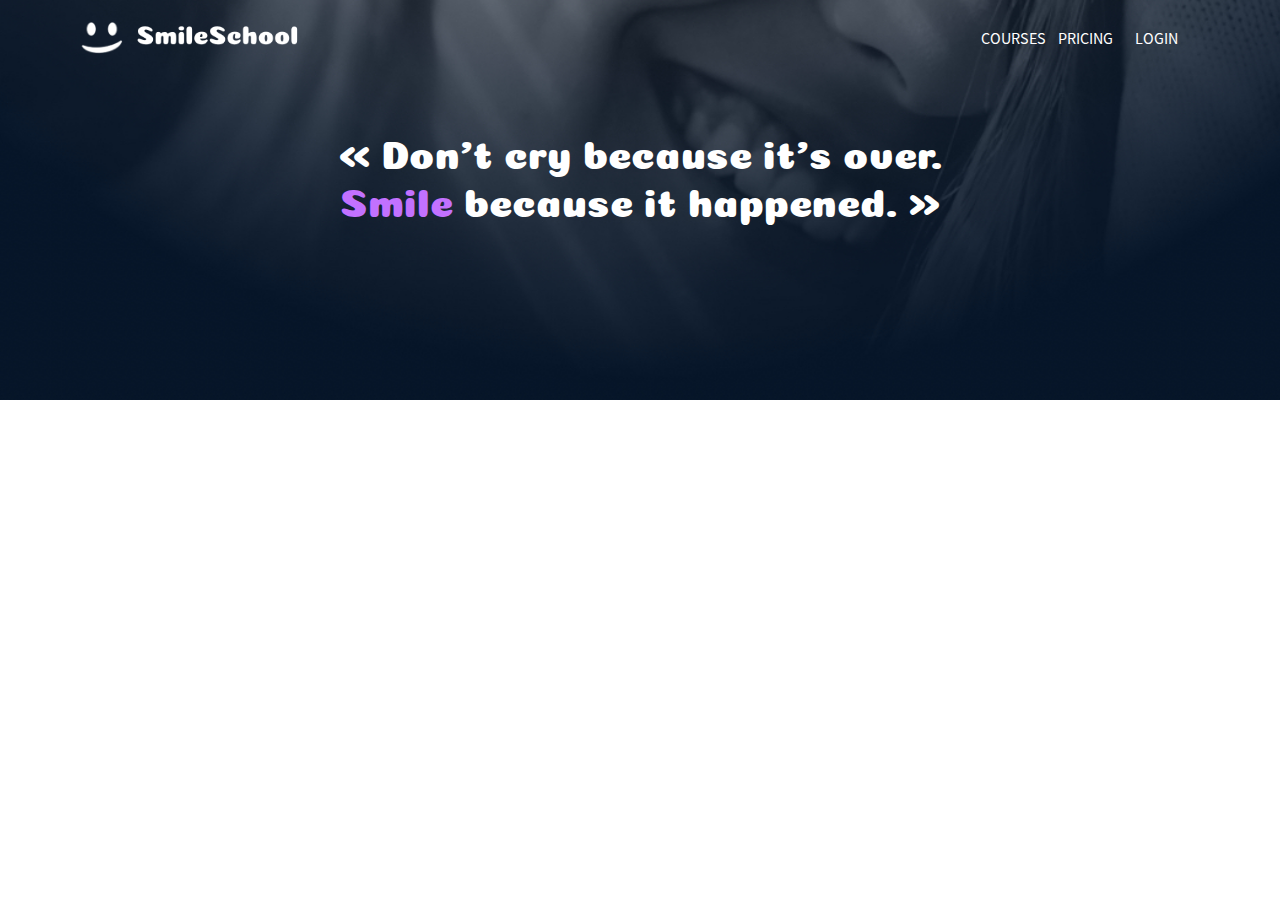
<file: 0-courses.html>
<!DOCTYPE html>
<html lang="en">
    <head>
        <meta charset="UTF-8">
        <meta name="viewport" content="width=device-width, initial-scale=1.0">
        <title>Smile School</title>
        <link rel="icon" href="images/favicon.ico">
        <!-- Style files -->
        <link rel="stylesheet" href="styles.css">
        
        <!-- Google fonts -->
        <link href="https://fonts.googleapis.com/css?family=Source+Sans+Pro&display=swap" rel="stylesheet">
        <link href="https://fonts.googleapis.com/css?family=Coiny&display=swap" rel="stylesheet">
        
        <!-- bootstrap -->
        <script src="https://code.jquery.com/jquery-3.4.1.min.js" integrity="sha256-CSXorXvZcTkaix6Yvo6HppcZGetbYMGWSFlBw8HfCJo=" crossorigin="anonymous"></script>
        <script src="https://stackpath.bootstrapcdn.com/bootstrap/4.4.1/js/bootstrap.min.js" integrity="sha384-wfSDF2E50Y2D1uUdj0O3uMBJnjuUD4Ih7YwaYd1iqfktj0Uod8GCExl3Og8ifwB6" crossorigin="anonymous"></script>
        <script src="https://cdnjs.cloudflare.com/ajax/libs/popper.js/1.12.9/umd/popper.min.js" integrity="sha384-ApNbgh9B+Y1QKtv3Rn7W3mgPxhU9K/ScQsAP7hUibX39j7fakFPskvXusvfa0b4Q" crossorigin="anonymous"></script>
        <link rel="stylesheet" href="https://stackpath.bootstrapcdn.com/bootstrap/4.4.1/css/bootstrap.min.css" integrity="sha384-Vkoo8x4CGsO3+Hhxv8T/Q5PaXtkKtu6ug5TOeNV6gBiFeWPGFN9MuhOf23Q9Ifjh" crossorigin="anonymous">

    </head>
    <body>
        <section class="courses-header header ">
            <nav class="navbar navbar-expand-lg navbar-light d-flex">
                <button class="navbar-toggler position-relative" type="button" data-toggle="collapse" data-target="#navbarNav" aria-controls="navbarNav" aria-expanded="false" aria-label="Toggle navigation">
                    <span class="position-absolute"><label class="holberton_icons-font"></label></span>
                </button>
                <a class="navbar-brand m-auto d-flex flex-column flex-lg-row flex-wrap flex-lg-nowrap justify-content-center align-items-center" href="#">
                    <img class="imgs mt-4 mt-lg-0 col-4 col-lg-2 p-2 " src="images/smile_off.png" alt="">
                    <img class="imgs col-7  col-lg-6 p-1" src="images/logo.png" alt="">
                </a>
                <div class="collapse navbar-collapse " id="navbarNav">
                    <ul class="navbar-nav ml-auto d-flex align-items-center">
                        <li class="nav-item col-3">
                            <a class="nav-link btn btn-link text-white regular-font text-center">COURSES</a>
                        </li>
                        <li class="nav-item col-3">
                            <a class="nav-link btn btn-link text-white regular-font text-center">PRICING</a>
                        </li>
                        <li class="nav-item col-3">
                            <a class="nav-link btn btn-link text-white regular-font text-center">LOGIN</a>
                        </li>
                    </ul>
                </div>
            </nav>
            <div class="text-center text-white mt-5 d-none d-md-block"><h1 >« Don’t cry because it’s over.<br>
                <span>Smile</span> because it happened. »</h1>
            </div>
        </section>
    </body>
</html>
</file>
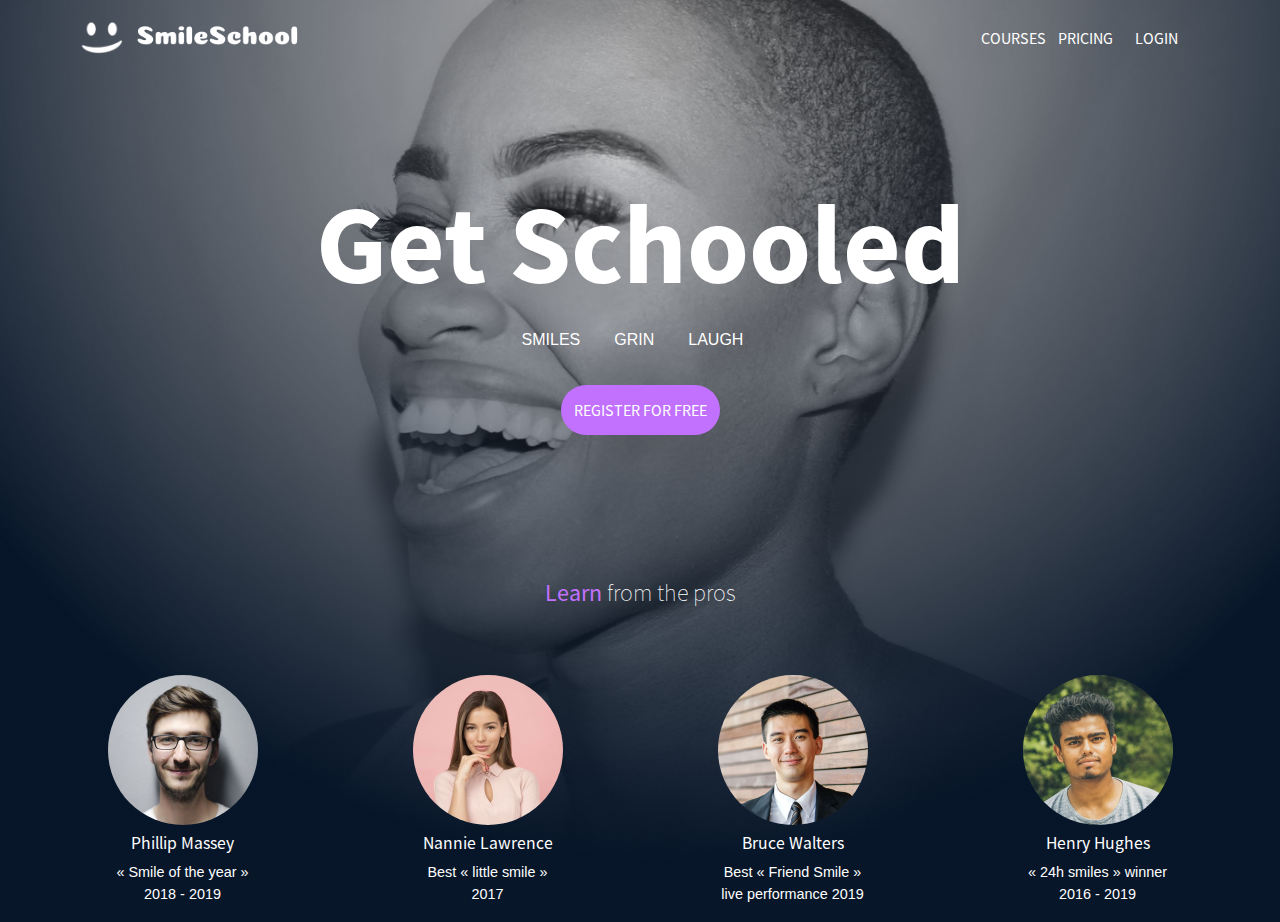
<file: 0-homepage.html>
<!DOCTYPE html>
<html lang="en">
    <head>
        <meta charset="UTF-8">
        <meta name="viewport" content="width=device-width, initial-scale=1.0">
        <title>Smile School</title>
        <link rel="icon" href="images/favicon.ico">
        <!-- Style files -->
        <link rel="stylesheet" href="styles.css">
        
        <!-- Google fonts -->
        <link href="https://fonts.googleapis.com/css?family=Source+Sans+Pro&display=swap" rel="stylesheet">
        <link href="https://fonts.googleapis.com/css?family=Coiny&display=swap" rel="stylesheet">
        
        <!-- bootstrap -->
        <script src="https://code.jquery.com/jquery-3.4.1.min.js" integrity="sha256-CSXorXvZcTkaix6Yvo6HppcZGetbYMGWSFlBw8HfCJo=" crossorigin="anonymous"></script>
        <script src="https://stackpath.bootstrapcdn.com/bootstrap/4.4.1/js/bootstrap.min.js" integrity="sha384-wfSDF2E50Y2D1uUdj0O3uMBJnjuUD4Ih7YwaYd1iqfktj0Uod8GCExl3Og8ifwB6" crossorigin="anonymous"></script>
        <script src="https://cdnjs.cloudflare.com/ajax/libs/popper.js/1.12.9/umd/popper.min.js" integrity="sha384-ApNbgh9B+Y1QKtv3Rn7W3mgPxhU9K/ScQsAP7hUibX39j7fakFPskvXusvfa0b4Q" crossorigin="anonymous"></script>
        <link rel="stylesheet" href="https://stackpath.bootstrapcdn.com/bootstrap/4.4.1/css/bootstrap.min.css" integrity="sha384-Vkoo8x4CGsO3+Hhxv8T/Q5PaXtkKtu6ug5TOeNV6gBiFeWPGFN9MuhOf23Q9Ifjh" crossorigin="anonymous">

    </head>
    <body>
        <!-- header section -->
        <section class="header d-flex flex-column justify-content-between">
            <nav class="navbar navbar-expand-lg navbar-light d-flex">
                <button class="navbar-toggler position-relative" type="button" data-toggle="collapse" data-target="#navbarNav" aria-controls="navbarNav" aria-expanded="false" aria-label="Toggle navigation">
                    <span class="position-absolute"><label class="holberton_icons-font"></label></span>
                </button>
                <a class="navbar-brand m-auto d-flex flex-column flex-lg-row flex-wrap flex-lg-nowrap justify-content-center align-items-center" href="#">
                    <img class="imgs mt-4 mt-lg-0 col-4 col-lg-2 p-2 " src="images/smile_off.png" alt="">
                    <img class="imgs col-7  col-lg-6 p-1" src="images/logo.png" alt="">
                </a>
                <div class="collapse navbar-collapse " id="navbarNav">
                    <ul class="navbar-nav ml-auto d-flex align-items-center">
                        <li class="nav-item col-3">
                            <a class="nav-link btn btn-link text-white regular-font text-center">COURSES</a>
                        </li>
                        <li class="nav-item col-3">
                            <a class="nav-link btn btn-link text-white regular-font text-center">PRICING</a>
                        </li>
                        <li class="nav-item col-3">
                            <a class="nav-link btn btn-link text-white regular-font text-center">LOGIN</a>
                        </li>
                    </ul>
                </div>
            </nav>
            <div class="text-white d-flex align-items-center justify-content-center flex-wrap ">
                <h1 class="bold-font first_title">Get Schooled</h1>
                <ul class="nav justify-content-center col-12">
                    <li class="nav-item">
                        <a class="nav-link btn btn-link text-decoration-none">SMILES</a>
                    </li>
                    <li class="nav-item">
                        <a class="nav-link btn btn-link text-decoration-none" >GRIN</a>
                    </li>
                    <li class="nav-item">
                        <a class="nav-link btn btn-link text-decoration-none" >LAUGH</a>
                    </li>
                </ul>
                <button class="btn btn-global shadow-lg mt-4">REGISTER FOR FREE</button>
            </div>
            <div class="d-flex flex-column align-items-center text-white col-12 pros">
                <div>
                    <p class="light-font">
                        <span class="regular-font">Learn</span>
                        from the pros                        
                    </p>
                </div>
                <div class="d-flex flex-row flex-wrap justify-content-around col-12 mt-5 "> 
                    <div class="col-6 col-lg-3 d-flex flex-column align-items-center">
                        <img src="images/profile_1.jpg" class="profile_images" alt="">
                        <h3 class="text-center mt-md-2 mt-3 regular-font">Phillip Massey</h3>
                        <p class="text-center">« Smile of the year »<br>2018 - 2019</p>
                    </div>
                    <div class="col-6 col-lg-3 d-flex flex-column align-items-center">
                        <img src="images/profile_2.jpg" class="profile_images" alt="">
                        <h3 class="text-center mt-md-2 mt-3 regular-font">Nannie Lawrence</h3>
                        <p class="text-center">Best « little smile »<br>2017</p>
                    </div>
                    <div class="col-6 col-lg-3 d-flex flex-column align-items-center mt-5 mt-md-0">
                        <img src="images/profile_3.jpg" class="profile_images" alt="">
                        <h3 class="text-center mt-md-2 mt-3 regular-font">Bruce Walters</h3>
                        <p class="text-center">Best « Friend Smile »<br>live performance 2019</p>
                    </div>
                    <div class="col-6 col-lg-3 d-flex flex-column align-items-center mt-5 mt-md-0">
                        <img src="images/profile_4.jpg" class="profile_images" alt="">
                        <h3 class="text-center mt-md-2 mt-3 regular-font">Henry Hughes</h3>
                        <p class="text-center">« 24h smiles » winner<br> 2016 - 2019</p>
                    </div>
                </div> 
            </div>
        </section>
    </body>
</html>
</file>
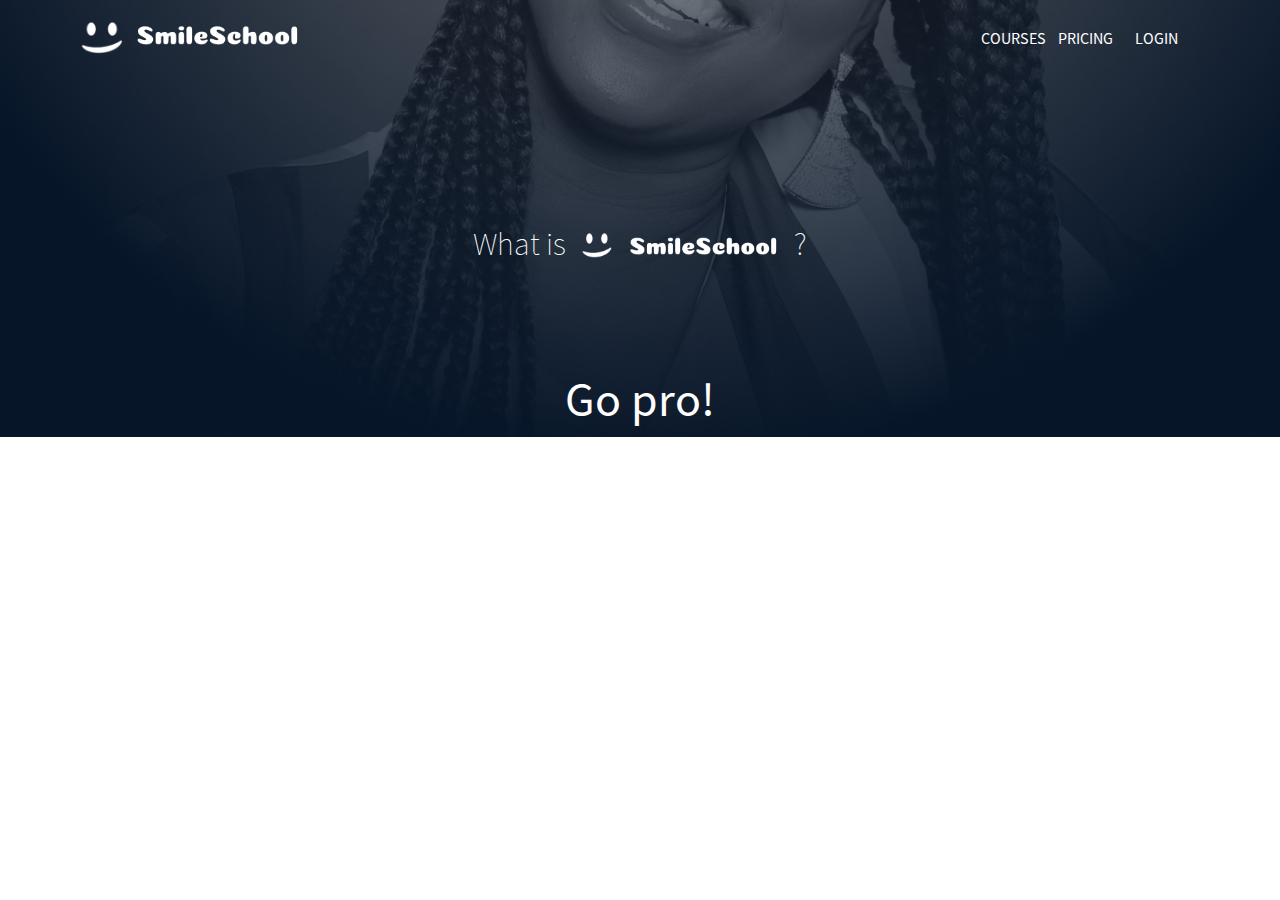
<file: 0-pricing.html>
<!DOCTYPE html>
<html lang="en">
    <head>
        <meta charset="UTF-8">
        <meta name="viewport" content="width=device-width, initial-scale=1.0">
        <title>Smile School</title>
        <link rel="icon" href="images/favicon.ico">
        <!-- Style files -->
        <link rel="stylesheet" href="styles.css">
        
        <!-- Google fonts -->
        <link href="https://fonts.googleapis.com/css?family=Source+Sans+Pro&display=swap" rel="stylesheet">
        <link href="https://fonts.googleapis.com/css?family=Coiny&display=swap" rel="stylesheet">
        
        <!-- bootstrap -->
        <script src="https://code.jquery.com/jquery-3.4.1.min.js" integrity="sha256-CSXorXvZcTkaix6Yvo6HppcZGetbYMGWSFlBw8HfCJo=" crossorigin="anonymous"></script>
        <script src="https://stackpath.bootstrapcdn.com/bootstrap/4.4.1/js/bootstrap.min.js" integrity="sha384-wfSDF2E50Y2D1uUdj0O3uMBJnjuUD4Ih7YwaYd1iqfktj0Uod8GCExl3Og8ifwB6" crossorigin="anonymous"></script>
        <script src="https://cdnjs.cloudflare.com/ajax/libs/popper.js/1.12.9/umd/popper.min.js" integrity="sha384-ApNbgh9B+Y1QKtv3Rn7W3mgPxhU9K/ScQsAP7hUibX39j7fakFPskvXusvfa0b4Q" crossorigin="anonymous"></script>
        <link rel="stylesheet" href="https://stackpath.bootstrapcdn.com/bootstrap/4.4.1/css/bootstrap.min.css" integrity="sha384-Vkoo8x4CGsO3+Hhxv8T/Q5PaXtkKtu6ug5TOeNV6gBiFeWPGFN9MuhOf23Q9Ifjh" crossorigin="anonymous">

    </head>
    <body>
        <section class="header pricing-header d-flex flex-column ">
            <nav class="navbar navbar-expand-lg navbar-light d-flex">
                <button class="navbar-toggler position-relative" type="button" data-toggle="collapse" data-target="#navbarNav" aria-controls="navbarNav" aria-expanded="false" aria-label="Toggle navigation">
                    <span class="position-absolute"><label class="holberton_icons-font"></label></span>
                </button>
                <a class="navbar-brand m-auto d-flex flex-column flex-lg-row flex-wrap flex-lg-nowrap justify-content-center align-items-center" href="#">
                    <img class="imgs mt-4 mt-lg-0 col-4 col-lg-2 p-2 " src="images/smile_off.png" alt="">
                    <img class="imgs col-7  col-lg-6 p-1" src="images/logo.png" alt="">
                </a>
                <div class="collapse navbar-collapse " id="navbarNav">
                    <ul class="navbar-nav ml-auto d-flex align-items-center">
                        <li class="nav-item col-3">
                            <a class="nav-link btn btn-link text-white regular-font text-center">COURSES</a>
                        </li>
                        <li class="nav-item col-3">
                            <a class="nav-link btn btn-link text-white regular-font text-center">PRICING</a>
                        </li>
                        <li class="nav-item col-3">
                            <a class="nav-link btn btn-link text-white regular-font text-center">LOGIN</a>
                        </li>
                    </ul>
                </div>
            </nav>
            <div class="text-white d-flex flex-column align-items-center mt-5">
                <div class="d-flex flex-row flex-nowrap justify-content-center flex-nowrap h-10">
                    <h3 class="light-font">What is</h3>
                    <span class="row mx-2  mx-lg-3">
                        <img class="img-fluid mr-2 mr-md-3 mt-sm-0 mt-sm-2" src="images/smile_off.png" alt="" srcset="">
                        <img class="img-fluid mt-sm-0 mt-sm-1 " src="images/logo.png" alt="">
                    </span>
                    <h3 class="light-font">?</h3>
                </div>
                <span class="">
                    <h1 class="regular-font">Go pro!</h1>
                </span>
            </div>
        </section>
    </body>
</html>
</file>
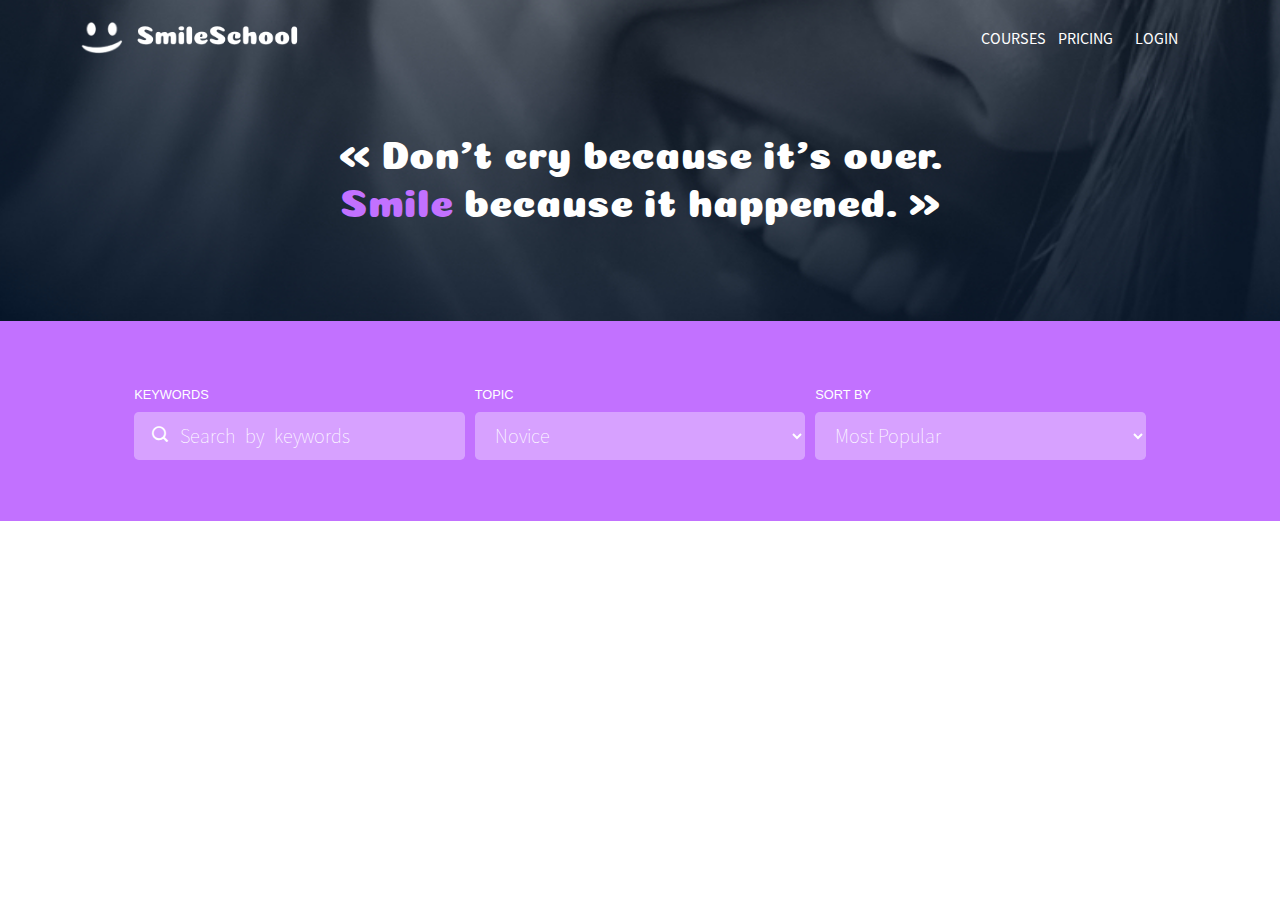
<file: 1-courses.html>
<!DOCTYPE html>
<html lang="en">
    <head>
        <meta charset="UTF-8">
        <meta name="viewport" content="width=device-width, initial-scale=1.0">
        <title>Smile School</title>
        <link rel="icon" href="images/favicon.ico">
        <!-- Style files -->
        <link rel="stylesheet" href="styles.css">
        
        <!-- Google fonts -->
        <link href="https://fonts.googleapis.com/css?family=Source+Sans+Pro&display=swap" rel="stylesheet">
        <link href="https://fonts.googleapis.com/css?family=Coiny&display=swap" rel="stylesheet">
        
        <!-- bootstrap -->
        <script src="https://code.jquery.com/jquery-3.4.1.min.js" integrity="sha256-CSXorXvZcTkaix6Yvo6HppcZGetbYMGWSFlBw8HfCJo=" crossorigin="anonymous"></script>
        <script src="https://stackpath.bootstrapcdn.com/bootstrap/4.4.1/js/bootstrap.min.js" integrity="sha384-wfSDF2E50Y2D1uUdj0O3uMBJnjuUD4Ih7YwaYd1iqfktj0Uod8GCExl3Og8ifwB6" crossorigin="anonymous"></script>
        <script src="https://cdnjs.cloudflare.com/ajax/libs/popper.js/1.12.9/umd/popper.min.js" integrity="sha384-ApNbgh9B+Y1QKtv3Rn7W3mgPxhU9K/ScQsAP7hUibX39j7fakFPskvXusvfa0b4Q" crossorigin="anonymous"></script>
        <link rel="stylesheet" href="https://stackpath.bootstrapcdn.com/bootstrap/4.4.1/css/bootstrap.min.css" integrity="sha384-Vkoo8x4CGsO3+Hhxv8T/Q5PaXtkKtu6ug5TOeNV6gBiFeWPGFN9MuhOf23Q9Ifjh" crossorigin="anonymous">

    </head>
    <body>
        <section class="courses-header header ">
            <nav class="navbar navbar-expand-lg navbar-light d-flex">
                <button class="navbar-toggler position-relative" type="button" data-toggle="collapse" data-target="#navbarNav" aria-controls="navbarNav" aria-expanded="false" aria-label="Toggle navigation">
                    <span class="position-absolute"><label class="holberton_icons-font"></label></span>
                </button>
                <a class="navbar-brand m-auto d-flex flex-column flex-lg-row flex-wrap flex-lg-nowrap justify-content-center align-items-center" href="#">
                    <img class="imgs mt-4 mt-lg-0 col-4 col-lg-2 p-2 " src="images/smile_off.png" alt="">
                    <img class="imgs col-7  col-lg-6 p-1" src="images/logo.png" alt="">
                </a>
                <div class="collapse navbar-collapse " id="navbarNav">
                    <ul class="navbar-nav ml-auto d-flex align-items-center">
                        <li class="nav-item col-3">
                            <a class="nav-link btn btn-link text-white regular-font text-center">COURSES</a>
                        </li>
                        <li class="nav-item col-3">
                            <a class="nav-link btn btn-link text-white regular-font text-center">PRICING</a>
                        </li>
                        <li class="nav-item col-3">
                            <a class="nav-link btn btn-link text-white regular-font text-center">LOGIN</a>
                        </li>
                    </ul>
                </div>
            </nav>
            <div class="text-center text-white mt-5 d-none d-md-block"><h1 >« Don’t cry because it’s over.<br>
                <span>Smile</span> because it happened. »</h1>
            </div>
            <div class="search-div d-flex justify-content-center align-items-center col-12 ">
                <form class="col-md-12 col-lg-10 text-white">
                    <div class="form-row my-5 my-lg-0">
                        <div class="col-lg-4 col-md-12">
                            <label class="light-bold" for="search">KEYWORDS</label>
                            <input type="text" class="form-control form-control-lg" id="search" placeholder=" Search by keywords">
                        </div>
                        <div class="col-lg-4 col-12 col-md-6 mt-2 mt-md-4 mt-lg-0">
                            <label class="light-bold" for="exampleFormControlSelect1">TOPIC</label>
                            <select class="form-control form-control-lg"  id="exampleFormControlSelect1">
                                <option >Novice</option>
                                <option>Intermediate</option>
                                <option>Expert</option>
                            </select>
                        </div>
                        <div class="col-lg-4 col-12 col-md-6 mt-2 mt-md-4 mt-lg-0">
                            <label class="light-bold" for="exampleFormControlSelect2">SORT BY</label>
                            <select class="form-control form-control-lg" id="exampleFormControlSelect2">
                                <option >Most Popular</option>
                                <option>Most Recent</option>
                                <option>Most Viewed</option>
                            </select>
                        </div>
                    </div>
                </form>
            </div>
        </section>
    </body>
</html>
</file>
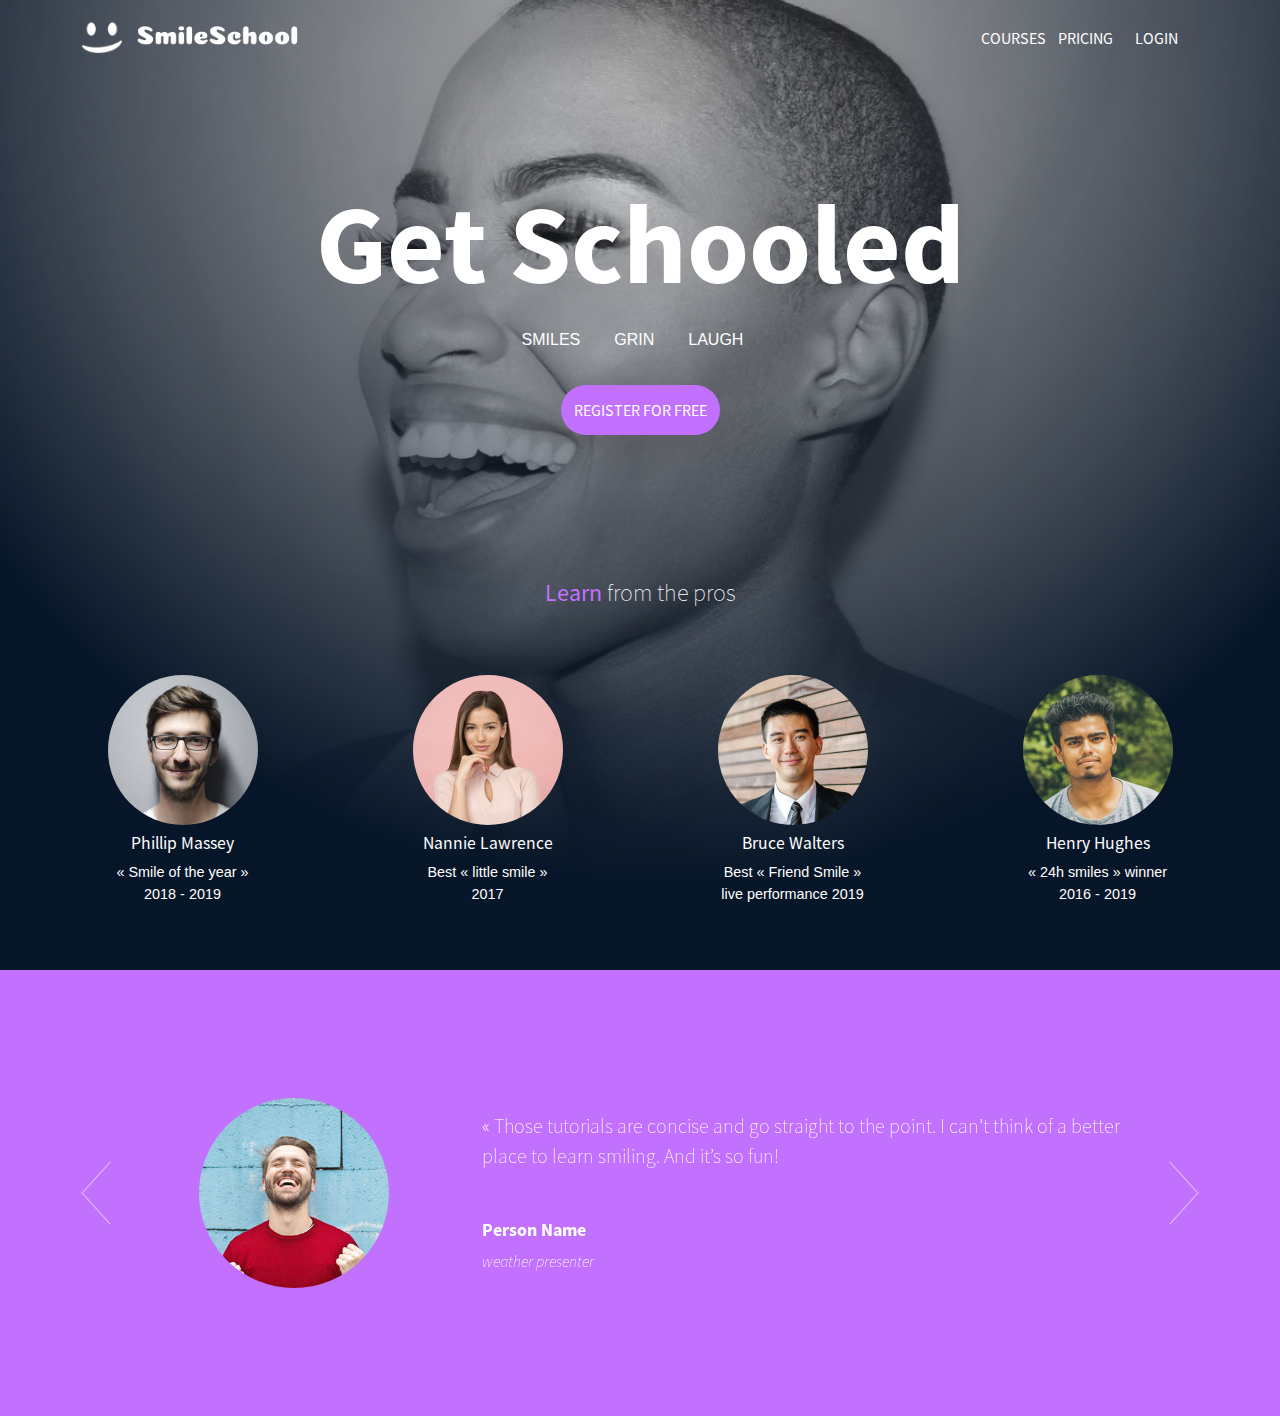
<file: 1-homepage.html>
<!DOCTYPE html>
<html lang="en">
    <head>
        <meta charset="UTF-8">
        <meta name="viewport" content="width=device-width, initial-scale=1.0">
        <title>Smile School</title>
        <link rel="icon" href="images/favicon.ico">
        <!-- Style files -->
        <link rel="stylesheet" href="styles.css">
        
        <!-- Google fonts -->
        <link href="https://fonts.googleapis.com/css?family=Source+Sans+Pro&display=swap" rel="stylesheet">
        <link href="https://fonts.googleapis.com/css?family=Coiny&display=swap" rel="stylesheet">
        
        <!-- bootstrap -->
        <script src="https://code.jquery.com/jquery-3.4.1.min.js" integrity="sha256-CSXorXvZcTkaix6Yvo6HppcZGetbYMGWSFlBw8HfCJo=" crossorigin="anonymous"></script>
        <script src="https://stackpath.bootstrapcdn.com/bootstrap/4.4.1/js/bootstrap.min.js" integrity="sha384-wfSDF2E50Y2D1uUdj0O3uMBJnjuUD4Ih7YwaYd1iqfktj0Uod8GCExl3Og8ifwB6" crossorigin="anonymous"></script>
        <script src="https://cdnjs.cloudflare.com/ajax/libs/popper.js/1.12.9/umd/popper.min.js" integrity="sha384-ApNbgh9B+Y1QKtv3Rn7W3mgPxhU9K/ScQsAP7hUibX39j7fakFPskvXusvfa0b4Q" crossorigin="anonymous"></script>
        <link rel="stylesheet" href="https://stackpath.bootstrapcdn.com/bootstrap/4.4.1/css/bootstrap.min.css" integrity="sha384-Vkoo8x4CGsO3+Hhxv8T/Q5PaXtkKtu6ug5TOeNV6gBiFeWPGFN9MuhOf23Q9Ifjh" crossorigin="anonymous">

    </head>
    <body>

        <!-- header section -->
        <section class="header d-flex flex-column justify-content-between">
            <nav class="navbar navbar-expand-lg navbar-light d-flex">
                <button class="navbar-toggler position-relative" type="button" data-toggle="collapse" data-target="#navbarNav" aria-controls="navbarNav" aria-expanded="false" aria-label="Toggle navigation">
                    <span class="position-absolute"><label class="holberton_icons-font"></label></span>
                </button>
                <a class="navbar-brand m-auto d-flex flex-column flex-lg-row flex-wrap flex-lg-nowrap justify-content-center align-items-center" href="#">
                    <img class="imgs mt-4 mt-lg-0 col-4 col-lg-2 p-2 " src="images/smile_off.png" alt="">
                    <img class="imgs col-7  col-lg-6 p-1" src="images/logo.png" alt="">
                </a>
                <div class="collapse navbar-collapse " id="navbarNav">
                    <ul class="navbar-nav ml-auto d-flex align-items-center">
                        <li class="nav-item col-3">
                            <a class="nav-link btn btn-link text-white regular-font text-center">COURSES</a>
                        </li>
                        <li class="nav-item col-3">
                            <a class="nav-link btn btn-link text-white regular-font text-center">PRICING</a>
                        </li>
                        <li class="nav-item col-3">
                            <a class="nav-link btn btn-link text-white regular-font text-center">LOGIN</a>
                        </li>
                    </ul>
                </div>
            </nav>
            <div class="text-white d-flex align-items-center justify-content-center flex-wrap ">
                <h1 class="bold-font first_title">Get Schooled</h1>
                <ul class="nav justify-content-center col-12">
                    <li class="nav-item">
                        <a class="nav-link btn btn-link text-decoration-none">SMILES</a>
                    </li>
                    <li class="nav-item">
                        <a class="nav-link btn btn-link text-decoration-none" >GRIN</a>
                    </li>
                    <li class="nav-item">
                        <a class="nav-link btn btn-link text-decoration-none" >LAUGH</a>
                    </li>
                </ul>
                <button class="btn btn-global shadow-lg mt-4">REGISTER FOR FREE</button>
            </div>
            <div class="d-flex flex-column align-items-center text-white col-12 pros">
                <div>
                    <p class="light-font">
                        <span class="regular-font">Learn</span>
                        from the pros                        
                    </p>
                </div>
                <div class="d-flex flex-row flex-wrap justify-content-around col-12 mt-5 "> 
                    <div class="col-6 col-lg-3 d-flex flex-column align-items-center">
                        <img src="images/profile_1.jpg" class="profile_images" alt="">
                        <h3 class="text-center mt-md-2 mt-3 regular-font">Phillip Massey</h3>
                        <p class="text-center">« Smile of the year »<br>2018 - 2019</p>
                    </div>
                    <div class="col-6 col-lg-3 d-flex flex-column align-items-center">
                        <img src="images/profile_2.jpg" class="profile_images" alt="">
                        <h3 class="text-center mt-md-2 mt-3 regular-font">Nannie Lawrence</h3>
                        <p class="text-center">Best « little smile »<br>2017</p>
                    </div>
                    <div class="col-6 col-lg-3 d-flex flex-column align-items-center my-5 mt-md-0">
                        <img src="images/profile_3.jpg" class="profile_images" alt="">
                        <h3 class="text-center mt-md-2 mt-3 regular-font">Bruce Walters</h3>
                        <p class="text-center">Best « Friend Smile »<br>live performance 2019</p>
                    </div>
                    <div class="col-6 col-lg-3 d-flex flex-column align-items-center my-5 mt-md-0">
                        <img src="images/profile_4.jpg" class="profile_images" alt="">
                        <h3 class="text-center mt-md-2 mt-3 regular-font">Henry Hughes</h3>
                        <p class="text-center">« 24h smiles » winner<br> 2016 - 2019</p>
                    </div>
                </div>
            </div>
        </section>

         <!-- carousel section -->
         <section id="carouselExampleControls" class="carousel slide my_slider" data-ride="carousel">
            <div class="carousel-inner">
              <!-- Main div target -->
              <div class="carousel-item active mt-5 mb-5 text-white">
                <div class="div-slider d-flex flex-row flex-wrap m-auto justify-content-between align-items-center col-10">
                    <div class="col-12 col-md-3 d-flex align-items-center justify-content-center m-auto">
                        <img class="" src="images/profile_5.jpg" alt="">
                    </div>
                    <div class="col-12 mt-5 mt-md-0 col-md-8">
                        <p>« Those tutorials are concise and go straight to the point. I can’t think of a better place to learn smiling. And it’s so fun!</p>
                        <div class="mt-5">
                            <h2>Person Name</h2>
                            <span>weather presenter</span>
                        </div>
                    </div>
                </div>
              </div>
              <div class="carousel-item mt-5 mb-5 text-white">
                <div class="div-slider d-flex flex-row flex-wrap m-auto justify-content-between align-items-center col-10">
                    <div class="col-12 col-md-3 d-flex align-items-center justify-content-center m-auto">
                        <img class="" src="images/profile_5.jpg" alt="">
                    </div>
                    <div class="col-12 mt-5 mt-md-0 col-md-8">
                        <p>« Those tutorials are concise and go straight to the point. I can’t think of a better place to learn smiling. And it’s so fun!</p>
                        <div class="mt-5">
                            <h2>Person Name</h2>
                            <span>weather presenter</span>
                        </div>
                    </div>
                </div>
              </div>
              <div class="carousel-item mt-5 mb-5 text-white">
                <div class="div-slider d-flex flex-row flex-wrap m-auto justify-content-between align-items-center col-10">
                    <div class="col-12 col-md-3 d-flex align-items-center justify-content-center m-auto">
                        <img class="" src="images/profile_5.jpg" alt="">
                    </div>
                    <div class="col-12 mt-5 mt-md-0 col-md-8">
                        <p>« Those tutorials are concise and go straight to the point. I can’t think of a better place to learn smiling. And it’s so fun!</p>
                        <div class="mt-5">
                            <h2>Person Name</h2>
                            <span>weather presenter</span>
                        </div>
                    </div>
                </div>
              </div>
              <div class="carousel-item mt-5 mb-5 text-white">
                <div class="div-slider d-flex flex-row flex-wrap m-auto justify-content-between align-items-center col-10">
                    <div class="col-12 col-md-3 d-flex align-items-center justify-content-center m-auto">
                        <img class="" src="images/profile_5.jpg" alt="">
                    </div>
                    <div class="col-12 mt-5 mt-md-0 col-md-8">
                        <p>« Those tutorials are concise and go straight to the point. I can’t think of a better place to learn smiling. And it’s so fun!</p>
                        <div class="mt-5">
                            <h2>Person Name</h2>
                            <span>weather presenter</span>
                        </div>
                    </div>
                </div>
              </div>
            </div>
            <!-- buttons -->
            <a class="carousel-control-prev" href="#carouselExampleControls" role="button" data-slide="prev">
              <span class="prev-icon" aria-hidden="true"></span>
              <span class="sr-only">Previous</span>
            </a>
            <a class="carousel-control-next" href="#carouselExampleControls" role="button" data-slide="next">
              <span class="next-icon" aria-hidden="true"></span>
              <span class="sr-only">Next</span>
            </a>
        </section>

    </body>
</html>
</file>
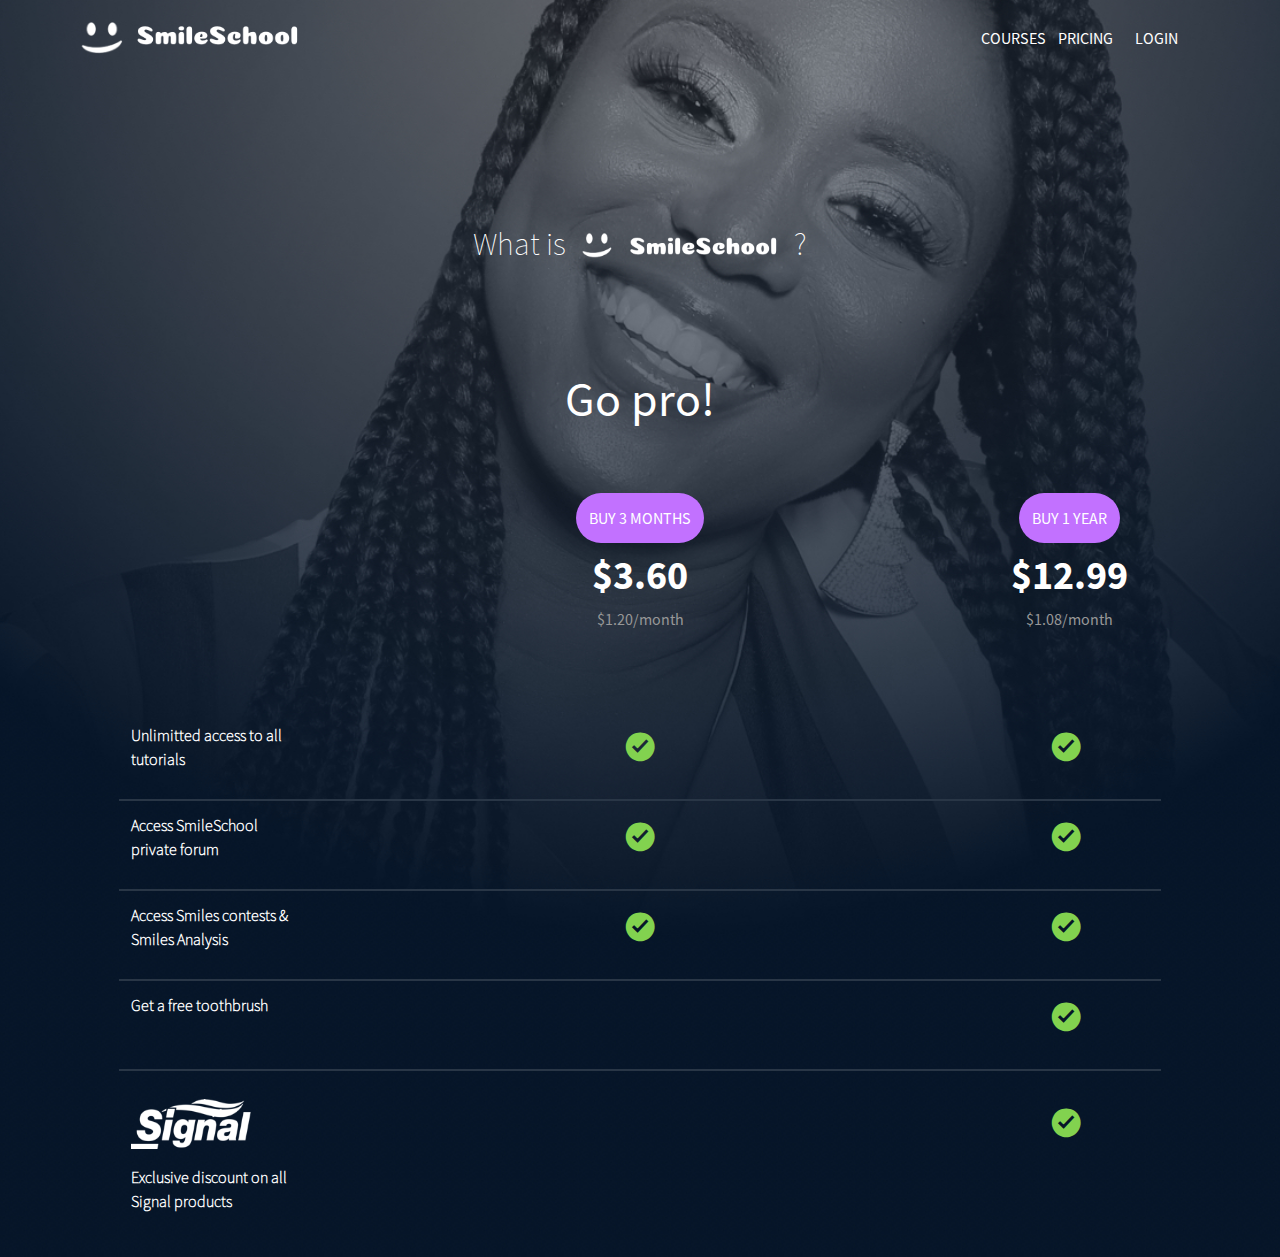
<file: 1-pricing.html>
<!DOCTYPE html>
<html lang="en">
    <head>
        <meta charset="UTF-8">
        <meta name="viewport" content="width=device-width, initial-scale=1.0">
        <title>Smile School</title>
        <link rel="icon" href="images/favicon.ico">
        <!-- Style files -->
        <link rel="stylesheet" href="styles.css">
        
        <!-- Google fonts -->
        <link href="https://fonts.googleapis.com/css?family=Source+Sans+Pro&display=swap" rel="stylesheet">
        <link href="https://fonts.googleapis.com/css?family=Coiny&display=swap" rel="stylesheet">
        
        <!-- bootstrap -->
        <script src="https://code.jquery.com/jquery-3.4.1.min.js" integrity="sha256-CSXorXvZcTkaix6Yvo6HppcZGetbYMGWSFlBw8HfCJo=" crossorigin="anonymous"></script>
        <script src="https://stackpath.bootstrapcdn.com/bootstrap/4.4.1/js/bootstrap.min.js" integrity="sha384-wfSDF2E50Y2D1uUdj0O3uMBJnjuUD4Ih7YwaYd1iqfktj0Uod8GCExl3Og8ifwB6" crossorigin="anonymous"></script>
        <script src="https://cdnjs.cloudflare.com/ajax/libs/popper.js/1.12.9/umd/popper.min.js" integrity="sha384-ApNbgh9B+Y1QKtv3Rn7W3mgPxhU9K/ScQsAP7hUibX39j7fakFPskvXusvfa0b4Q" crossorigin="anonymous"></script>
        <link rel="stylesheet" href="https://stackpath.bootstrapcdn.com/bootstrap/4.4.1/css/bootstrap.min.css" integrity="sha384-Vkoo8x4CGsO3+Hhxv8T/Q5PaXtkKtu6ug5TOeNV6gBiFeWPGFN9MuhOf23Q9Ifjh" crossorigin="anonymous">

    </head>
    <body>
        <section class="header pricing-header d-flex flex-column ">
            <nav class="navbar navbar-expand-lg navbar-light d-flex">
                <button class="navbar-toggler position-relative" type="button" data-toggle="collapse" data-target="#navbarNav" aria-controls="navbarNav" aria-expanded="false" aria-label="Toggle navigation">
                    <span class="position-absolute"><label class="holberton_icons-font"></label></span>
                </button>
                <a class="navbar-brand m-auto d-flex flex-column flex-lg-row flex-wrap flex-lg-nowrap justify-content-center align-items-center" href="#">
                    <img class="imgs mt-4 mt-lg-0 col-4 col-lg-2 p-2 " src="images/smile_off.png" alt="">
                    <img class="imgs col-7  col-lg-6 p-1" src="images/logo.png" alt="">
                </a>
                <div class="collapse navbar-collapse " id="navbarNav">
                    <ul class="navbar-nav ml-auto d-flex align-items-center">
                        <li class="nav-item col-3">
                            <a class="nav-link btn btn-link text-white regular-font text-center">COURSES</a>
                        </li>
                        <li class="nav-item col-3">
                            <a class="nav-link btn btn-link text-white regular-font text-center">PRICING</a>
                        </li>
                        <li class="nav-item col-3">
                            <a class="nav-link btn btn-link text-white regular-font text-center">LOGIN</a>
                        </li>
                    </ul>
                </div>
            </nav>
            <div class="text-white d-flex flex-column align-items-center mt-5">
                <div class="d-flex flex-row flex-nowrap justify-content-center flex-nowrap h-10">
                    <h3 class="light-font">What is</h3>
                    <span class="row mx-2  mx-lg-3">
                        <img class="img-fluid mr-2 mr-md-3 mt-sm-0 mt-sm-2" src="images/smile_off.png" alt="" srcset="">
                        <img class="img-fluid mt-sm-0 mt-sm-1 " src="images/logo.png" alt="">
                    </span>
                    <h3 class="light-font">?</h3>
                </div>
                <span class="">
                    <h1 class="regular-font">Go pro!</h1>
                </span>
            </div>
            <div class="d-flex justify-content-center flex-wrap col-12">
                <div class="text-white  col-11 d-flex flex-row align-items-center m-0 p-0 justify-content-end  prices">
        
                    <div class="p-0 col-6 col-sm-6 d-flex flex-column align-items-center justify-content-center">
                        <button class="btn btn-global mb-2">BUY 3 MONTHS</button>
                        <h1 class="bold-font ">$3.60</h1>
                        <span  class="regular-font ">$1.20/month</span>
                    </div>
                    <div class="p-0 col-6 col-sm-3 d-flex flex-column align-items-center justify-content-center ">
                        <button class="btn btn-global mb-2">BUY 1 YEAR</button>
                        <h1 class="bold-font ">$12.99</h1>
                        <span class="regular-font ">$1.08/month</span>
                    </div>
                </div>

                <table class="table col-10 text-white ">
                    <tbody>
                        <thead>
                            <th></th>
                            <td><p class="regular-font d-block d-sm-none text-center ">3 MONTHES</p></td>
                            <td><p class="regular-font d-block d-sm-none text-center ">1 YEAR</p></td>
                        </thead>
                        <tr>
                            <th scope="row"class="light-font borders col-2">Unlimitted access to all tutorials</th>
                            <td class="holberton_icons-font borders  col-7 text-center"><p class="checks "></p></td>
                            <td class="holberton_icons-font borders  col-2 text-center"><p class="checks" ></p></td>
                        </tr>
                        <tr>
                            <th scope="row"class="light-font borders">Access SmileSchool private forum</th>
                            <td class="holberton_icons-font borders "><p class="checks text-center" ></p></td>
                            <td class="holberton_icons-font borders"><p class="checks text-center" ></p></td>
                        </tr>
                        <tr>
                            <th scope="row"class="light-font borders">Access Smiles contests & Smiles Analysis</th>
                            <td class="holberton_icons-font borders "><p class="checks text-center" ></p></td>
                            <td class="holberton_icons-font borders"><p class="checks text-center" ></p></td>
                        </tr>
                        <tr>
                            <th scope="row"class="light-font borders">Get a free toothbrush</th>
                            <td class="borders"></td>
                            <td class="holberton_icons-font borders"><p class="checks text-center" ></p></td>
                        </tr>
                        <tr>
                            <th class="light-font">
                                <img class="img-fluid mt-3" src="images/signal.png" alt="">
                                <p class="mt-3">Exclusive discount on all Signal products</p>
                            </th>
                            <td class=""></td>
                            <td class="holberton_icons-font"><p class="checks text-center mt-3" ></p></td>
                        </tr>
                    </tbody>
                </table>
            </div>
        </section>
    </body>
</html>
</file>
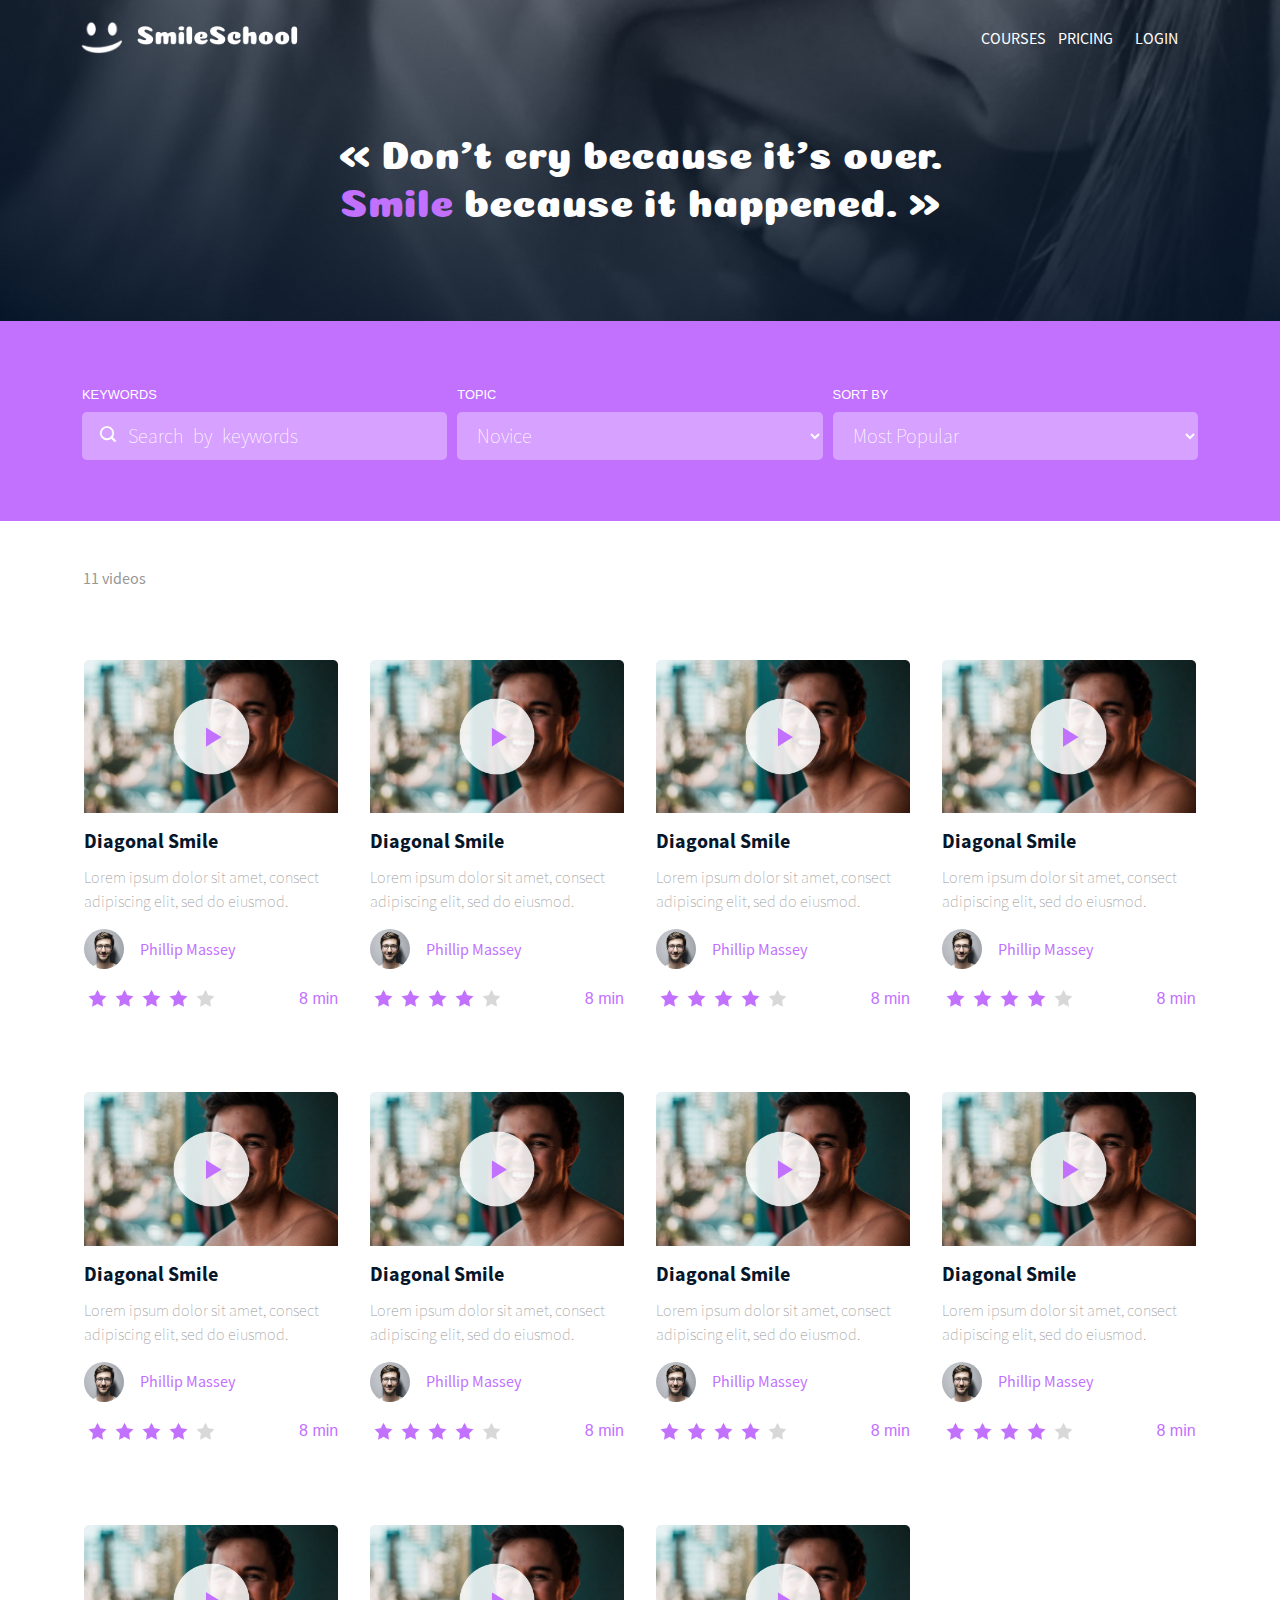
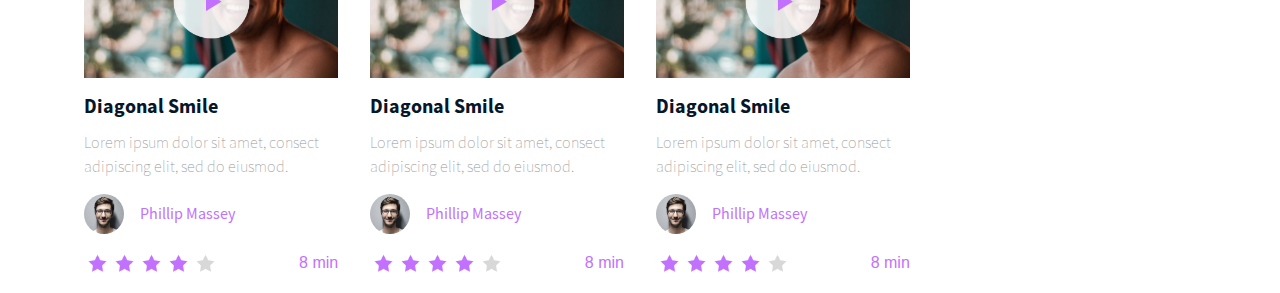
<file: 2-courses.html>
<!DOCTYPE html>
<html lang="en">
    <head>
        <meta charset="UTF-8">
        <meta name="viewport" content="width=device-width, initial-scale=1.0">
        <title>Smile School</title>
        <link rel="icon" href="images/favicon.ico">
        <!-- Style files -->
        <link rel="stylesheet" href="styles.css">
        
        <!-- Google fonts -->
        <link href="https://fonts.googleapis.com/css?family=Source+Sans+Pro&display=swap" rel="stylesheet">
        <link href="https://fonts.googleapis.com/css?family=Coiny&display=swap" rel="stylesheet">
        
        <!-- bootstrap -->
        <script src="https://code.jquery.com/jquery-3.4.1.min.js" integrity="sha256-CSXorXvZcTkaix6Yvo6HppcZGetbYMGWSFlBw8HfCJo=" crossorigin="anonymous"></script>
        <script src="https://stackpath.bootstrapcdn.com/bootstrap/4.4.1/js/bootstrap.min.js" integrity="sha384-wfSDF2E50Y2D1uUdj0O3uMBJnjuUD4Ih7YwaYd1iqfktj0Uod8GCExl3Og8ifwB6" crossorigin="anonymous"></script>
        <script src="https://cdnjs.cloudflare.com/ajax/libs/popper.js/1.12.9/umd/popper.min.js" integrity="sha384-ApNbgh9B+Y1QKtv3Rn7W3mgPxhU9K/ScQsAP7hUibX39j7fakFPskvXusvfa0b4Q" crossorigin="anonymous"></script>
        <link rel="stylesheet" href="https://stackpath.bootstrapcdn.com/bootstrap/4.4.1/css/bootstrap.min.css" integrity="sha384-Vkoo8x4CGsO3+Hhxv8T/Q5PaXtkKtu6ug5TOeNV6gBiFeWPGFN9MuhOf23Q9Ifjh" crossorigin="anonymous">

    </head>
    <body>
        <section class="courses-header header ">
            <nav class="navbar navbar-expand-lg navbar-light d-flex">
                <button class="navbar-toggler position-relative" type="button" data-toggle="collapse" data-target="#navbarNav" aria-controls="navbarNav" aria-expanded="false" aria-label="Toggle navigation">
                    <span class="position-absolute"><label class="holberton_icons-font"></label></span>
                </button>
                <a class="navbar-brand m-auto d-flex flex-column flex-lg-row flex-wrap flex-lg-nowrap justify-content-center align-items-center" href="#">
                    <img class="imgs mt-4 mt-lg-0 col-4 col-lg-2 p-2 " src="images/smile_off.png" alt="">
                    <img class="imgs col-7  col-lg-6 p-1" src="images/logo.png" alt="">
                </a>
                <div class="collapse navbar-collapse " id="navbarNav">
                    <ul class="navbar-nav ml-auto d-flex align-items-center">
                        <li class="nav-item col-3">
                            <a class="nav-link btn btn-link text-white regular-font text-center">COURSES</a>
                        </li>
                        <li class="nav-item col-3">
                            <a class="nav-link btn btn-link text-white regular-font text-center">PRICING</a>
                        </li>
                        <li class="nav-item col-3">
                            <a class="nav-link btn btn-link text-white regular-font text-center">LOGIN</a>
                        </li>
                    </ul>
                </div>
            </nav>
            <div class="text-center text-white mt-5 d-none d-md-block"><h1 >« Don’t cry because it’s over.<br>
                <span>Smile</span> because it happened. »</h1>
            </div>
            <div class="search-div d-flex justify-content-center align-items-center col-12 ">
                <form class="col-md-12 col-lg-11 text-white">
                    <div class="form-row my-5 my-lg-0">
                        <div class="col-lg-4 col-md-12">
                            <label class="light-bold" for="search">KEYWORDS</label>
                            <input type="text" class="form-control form-control-lg" id="search" placeholder=" Search by keywords">
                        </div>
                        <div class="col-lg-4 col-12 col-md-6 mt-2 mt-md-4 mt-lg-0">
                            <label class="light-bold" for="exampleFormControlSelect1">TOPIC</label>
                            <select class="form-control form-control-lg"  id="exampleFormControlSelect1">
                                <option >Novice</option>
                                <option>Intermediate</option>
                                <option>Expert</option>
                            </select>
                        </div>
                        <div class="col-lg-4 col-12 col-md-6 mt-2 mt-md-4 mt-lg-0">
                            <label class="light-bold" for="exampleFormControlSelect2">SORT BY</label>
                            <select class="form-control form-control-lg" id="exampleFormControlSelect2">
                                <option >Most Popular</option>
                                <option>Most Recent</option>
                                <option>Most Viewed</option>
                            </select>
                        </div>
                    </div>
                </form>
            </div>
        </section>

        <section class="results-videos col-11 d-flex flex-row flex-wrap justify-content-around container">
            <span class="col-12 regular-font my-5"><h6 class="p">11 videos</h6></span>

            <div class="card-deck p-3  col-12 col-sm-5 col-md-6 col-lg-3">
                <div class="view overlay position-relative">
                    <div class="position-absolute  h-100 w-100 d-flex align-items-center justify-content-center">
                        <img class="w-30 h-50" src="images/play.png" alt="">
                    </div>
                    <img class="img-fluid" src="images/thumbnail_1.jpg" alt="">
                </div>
                <div class="c-body">
                    <h5 class="card-title mt-3 bold-font">Diagonal Smile</h5>
                    <p class="light-font">
                        Lorem ipsum dolor sit amet, consect adipiscing elit, sed do eiusmod.
                    </p>
                    <div class="d-flex justify-content-start align-items-center">
                        <img src="images/profile_1.jpg" alt="">
                        <h6 class="ml-3 mt-2 regular-font">Phillip Massey</h6>
                    </div>
                    <div class="mt-3 d-flex align-items-center ">
                        <img class="p-1" src="images/star_on.png" alt="">
                        <img class="p-1" src="images/star_on.png" alt="">
                        <img class="p-1" src="images/star_on.png" alt="">
                        <img class="p-1" src="images/star_on.png" alt="">
                        <img class="p-1" src="images/star_off.png" alt="">
                        <span class="ml-auto">8 min</span>
                    </div>
                </div>
            </div>
            <div class="card-deck mt-5 mt-sm-0 p-3  col-12 col-sm-5 col-md-6 col-lg-3">
                <div class="view overlay position-relative">
                    <div class="position-absolute  h-100 w-100 d-flex align-items-center justify-content-center">
                        <img class="w-30 h-50" src="images/play.png" alt="">
                    </div>
                    <img class="img-fluid" src="images/thumbnail_1.jpg" alt="">
                </div>
                <div class="c-body">
                    <h5 class="card-title mt-3 bold-font">Diagonal Smile</h5>
                    <p class="light-font">
                        Lorem ipsum dolor sit amet, consect adipiscing elit, sed do eiusmod.
                    </p>
                    <div class="d-flex justify-content-start align-items-center">
                        <img src="images/profile_1.jpg" alt="">
                        <h6 class="ml-3 mt-2 regular-font">Phillip Massey</h6>
                    </div>
                    <div class="mt-3 d-flex align-items-center ">
                        <img class="p-1" src="images/star_on.png" alt="">
                        <img class="p-1" src="images/star_on.png" alt="">
                        <img class="p-1" src="images/star_on.png" alt="">
                        <img class="p-1" src="images/star_on.png" alt="">
                        <img class="p-1" src="images/star_off.png" alt="">
                        <span class="ml-auto">8 min</span>
                    </div>
                </div>
            </div>
            <div class="card-deck mt-5 mt-sm-0 p-3  col-12 col-sm-5 col-md-6 col-lg-3">
                <div class="view overlay position-relative">
                    <div class="position-absolute  h-100 w-100 d-flex align-items-center justify-content-center">
                        <img class="w-30 h-50" src="images/play.png" alt="">
                    </div>
                    <img class="img-fluid" src="images/thumbnail_1.jpg" alt="">
                </div>
                <div class="c-body">
                    <h5 class="card-title mt-3 bold-font">Diagonal Smile</h5>
                    <p class="light-font">
                        Lorem ipsum dolor sit amet, consect adipiscing elit, sed do eiusmod.
                    </p>
                    <div class="d-flex justify-content-start align-items-center">
                        <img src="images/profile_1.jpg" alt="">
                        <h6 class="ml-3 mt-2 regular-font">Phillip Massey</h6>
                    </div>
                    <div class="mt-3 d-flex align-items-center ">
                        <img class="p-1" src="images/star_on.png" alt="">
                        <img class="p-1" src="images/star_on.png" alt="">
                        <img class="p-1" src="images/star_on.png" alt="">
                        <img class="p-1" src="images/star_on.png" alt="">
                        <img class="p-1" src="images/star_off.png" alt="">
                        <span class="ml-auto">8 min</span>
                    </div>
                </div>
            </div>
            <div class="card-deck mt-5 mt-sm-0 p-3  col-12 col-sm-5 col-md-6 col-lg-3">
                <div class="view overlay position-relative">
                    <div class="position-absolute  h-100 w-100 d-flex align-items-center justify-content-center">
                        <img class="w-30 h-50" src="images/play.png" alt="">
                    </div>
                    <img class="img-fluid" src="images/thumbnail_1.jpg" alt="">
                </div>
                <div class="c-body">
                    <h5 class="card-title mt-3 bold-font">Diagonal Smile</h5>
                    <p class="light-font">
                        Lorem ipsum dolor sit amet, consect adipiscing elit, sed do eiusmod.
                    </p>
                    <div class="d-flex justify-content-start align-items-center">
                        <img src="images/profile_1.jpg" alt="">
                        <h6 class="ml-3 mt-2 regular-font">Phillip Massey</h6>
                    </div>
                    <div class="mt-3 d-flex align-items-center ">
                        <img class="p-1" src="images/star_on.png" alt="">
                        <img class="p-1" src="images/star_on.png" alt="">
                        <img class="p-1" src="images/star_on.png" alt="">
                        <img class="p-1" src="images/star_on.png" alt="">
                        <img class="p-1" src="images/star_off.png" alt="">
                        <span class="ml-auto">8 min</span>
                    </div>
                </div>
            </div>

            <div class="card-deck mt-md-5 mt-5 mt-sm-0 p-3  col-12 col-sm-5 col-md-6 col-lg-3">
                <div class="view overlay position-relative">
                    <div class="position-absolute  h-100 w-100 d-flex align-items-center justify-content-center">
                        <img class="w-30 h-50" src="images/play.png" alt="">
                    </div>
                    <img class="img-fluid" src="images/thumbnail_1.jpg" alt="">
                </div>
                <div class="c-body">
                    <h5 class="card-title mt-3 bold-font">Diagonal Smile</h5>
                    <p class="light-font">
                        Lorem ipsum dolor sit amet, consect adipiscing elit, sed do eiusmod.
                    </p>
                    <div class="d-flex justify-content-start align-items-center">
                        <img src="images/profile_1.jpg" alt="">
                        <h6 class="ml-3 mt-2 regular-font">Phillip Massey</h6>
                    </div>
                    <div class="mt-3 d-flex align-items-center ">
                        <img class="p-1" src="images/star_on.png" alt="">
                        <img class="p-1" src="images/star_on.png" alt="">
                        <img class="p-1" src="images/star_on.png" alt="">
                        <img class="p-1" src="images/star_on.png" alt="">
                        <img class="p-1" src="images/star_off.png" alt="">
                        <span class="ml-auto">8 min</span>
                    </div>
                </div>
            </div>
            <div class="card-deck mt-md-5 mt-5 mt-sm-0 p-3  col-12 col-sm-5 col-md-6 col-lg-3">
                <div class="view overlay position-relative">
                    <div class="position-absolute  h-100 w-100 d-flex align-items-center justify-content-center">
                        <img class="w-30 h-50" src="images/play.png" alt="">
                    </div>
                    <img class="img-fluid" src="images/thumbnail_1.jpg" alt="">
                </div>
                <div class="c-body">
                    <h5 class="card-title mt-3 bold-font">Diagonal Smile</h5>
                    <p class="light-font">
                        Lorem ipsum dolor sit amet, consect adipiscing elit, sed do eiusmod.
                    </p>
                    <div class="d-flex justify-content-start align-items-center">
                        <img src="images/profile_1.jpg" alt="">
                        <h6 class="ml-3 mt-2 regular-font">Phillip Massey</h6>
                    </div>
                    <div class="mt-3 d-flex align-items-center ">
                        <img class="p-1" src="images/star_on.png" alt="">
                        <img class="p-1" src="images/star_on.png" alt="">
                        <img class="p-1" src="images/star_on.png" alt="">
                        <img class="p-1" src="images/star_on.png" alt="">
                        <img class="p-1" src="images/star_off.png" alt="">
                        <span class="ml-auto">8 min</span>
                    </div>
                </div>
            </div>
            <div class="card-deck mt-md-5 mt-5 mt-sm-0 p-3  col-12 col-sm-5 col-md-6 col-lg-3">
                <div class="view overlay position-relative">
                    <div class="position-absolute  h-100 w-100 d-flex align-items-center justify-content-center">
                        <img class="w-30 h-50" src="images/play.png" alt="">
                    </div>
                    <img class="img-fluid" src="images/thumbnail_1.jpg" alt="">
                </div>
                <div class="c-body">
                    <h5 class="card-title mt-3 bold-font">Diagonal Smile</h5>
                    <p class="light-font">
                        Lorem ipsum dolor sit amet, consect adipiscing elit, sed do eiusmod.
                    </p>
                    <div class="d-flex justify-content-start align-items-center">
                        <img src="images/profile_1.jpg" alt="">
                        <h6 class="ml-3 mt-2 regular-font">Phillip Massey</h6>
                    </div>
                    <div class="mt-3 d-flex align-items-center ">
                        <img class="p-1" src="images/star_on.png" alt="">
                        <img class="p-1" src="images/star_on.png" alt="">
                        <img class="p-1" src="images/star_on.png" alt="">
                        <img class="p-1" src="images/star_on.png" alt="">
                        <img class="p-1" src="images/star_off.png" alt="">
                        <span class="ml-auto">8 min</span>
                    </div>
                </div>
            </div>
            <div class="card-deck mt-md-5 mt-5 mt-sm-0 p-3  col-12 col-sm-5 col-md-6 col-lg-3">
                <div class="view overlay position-relative">
                    <div class="position-absolute  h-100 w-100 d-flex align-items-center justify-content-center">
                        <img class="w-30 h-50" src="images/play.png" alt="">
                    </div>
                    <img class="img-fluid" src="images/thumbnail_1.jpg" alt="">
                </div>
                <div class="c-body">
                    <h5 class="card-title mt-3 bold-font">Diagonal Smile</h5>
                    <p class="light-font">
                        Lorem ipsum dolor sit amet, consect adipiscing elit, sed do eiusmod.
                    </p>
                    <div class="d-flex justify-content-start align-items-center">
                        <img src="images/profile_1.jpg" alt="">
                        <h6 class="ml-3 mt-2 regular-font">Phillip Massey</h6>
                    </div>
                    <div class="mt-3 d-flex align-items-center ">
                        <img class="p-1" src="images/star_on.png" alt="">
                        <img class="p-1" src="images/star_on.png" alt="">
                        <img class="p-1" src="images/star_on.png" alt="">
                        <img class="p-1" src="images/star_on.png" alt="">
                        <img class="p-1" src="images/star_off.png" alt="">
                        <span class="ml-auto">8 min</span>
                    </div>
                </div>
            </div>

            <div class="card-deck mt-md-5 mt-5 mt-sm-0 p-3  col-12 col-sm-5 col-md-6 col-lg-3">
                <div class="view overlay position-relative">
                    <div class="position-absolute  h-100 w-100 d-flex align-items-center justify-content-center">
                        <img class="w-30 h-50" src="images/play.png" alt="">
                    </div>
                    <img class="img-fluid" src="images/thumbnail_1.jpg" alt="">
                </div>
                <div class="c-body">
                    <h5 class="card-title mt-3 bold-font">Diagonal Smile</h5>
                    <p class="light-font">
                        Lorem ipsum dolor sit amet, consect adipiscing elit, sed do eiusmod.
                    </p>
                    <div class="d-flex justify-content-start align-items-center">
                        <img src="images/profile_1.jpg" alt="">
                        <h6 class="ml-3 mt-2 regular-font">Phillip Massey</h6>
                    </div>
                    <div class="mt-3 d-flex align-items-center ">
                        <img class="p-1" src="images/star_on.png" alt="">
                        <img class="p-1" src="images/star_on.png" alt="">
                        <img class="p-1" src="images/star_on.png" alt="">
                        <img class="p-1" src="images/star_on.png" alt="">
                        <img class="p-1" src="images/star_off.png" alt="">
                        <span class="ml-auto">8 min</span>
                    </div>
                </div>
            </div>
            <div class="card-deck mt-md-5 mt-5 mt-sm-0 p-3  col-12 col-sm-5 col-md-6 col-lg-3">
                <div class="view overlay position-relative">
                    <div class="position-absolute  h-100 w-100 d-flex align-items-center justify-content-center">
                        <img class="w-30 h-50" src="images/play.png" alt="">
                    </div>
                    <img class="img-fluid" src="images/thumbnail_1.jpg" alt="">
                </div>
                <div class="c-body">
                    <h5 class="card-title mt-3 bold-font">Diagonal Smile</h5>
                    <p class="light-font">
                        Lorem ipsum dolor sit amet, consect adipiscing elit, sed do eiusmod.
                    </p>
                    <div class="d-flex justify-content-start align-items-center">
                        <img src="images/profile_1.jpg" alt="">
                        <h6 class="ml-3 mt-2 regular-font">Phillip Massey</h6>
                    </div>
                    <div class="mt-3 d-flex align-items-center ">
                        <img class="p-1" src="images/star_on.png" alt="">
                        <img class="p-1" src="images/star_on.png" alt="">
                        <img class="p-1" src="images/star_on.png" alt="">
                        <img class="p-1" src="images/star_on.png" alt="">
                        <img class="p-1" src="images/star_off.png" alt="">
                        <span class="ml-auto">8 min</span>
                    </div>
                </div>
            </div>
            <div class="card-deck mt-md-5 mt-5 mt-sm-0 p-3  col-12 col-sm-5 col-md-6 col-lg-3">
                <div class="view overlay position-relative">
                    <div class="position-absolute  h-100 w-100 d-flex align-items-center justify-content-center">
                        <img class="w-30 h-50" src="images/play.png" alt="">
                    </div>
                    <img class="img-fluid" src="images/thumbnail_1.jpg" alt="">
                </div>
                <div class="c-body">
                    <h5 class="card-title mt-3 bold-font">Diagonal Smile</h5>
                    <p class="light-font">
                        Lorem ipsum dolor sit amet, consect adipiscing elit, sed do eiusmod.
                    </p>
                    <div class="d-flex justify-content-start align-items-center">
                        <img src="images/profile_1.jpg" alt="">
                        <h6 class="ml-3 mt-2 regular-font">Phillip Massey</h6>
                    </div>
                    <div class="mt-3 d-flex align-items-center ">
                        <img class="p-1" src="images/star_on.png" alt="">
                        <img class="p-1" src="images/star_on.png" alt="">
                        <img class="p-1" src="images/star_on.png" alt="">
                        <img class="p-1" src="images/star_on.png" alt="">
                        <img class="p-1" src="images/star_off.png" alt="">
                        <span class="ml-auto">8 min</span>
                    </div>
                </div>
            </div>
            <div class="card-deck mt-md-5 mt-5 mt-sm-0 p-3  col-12 col-sm-5 col-md-6 col-lg-3"></div>


        </section>



    </body>
</html>
</file>
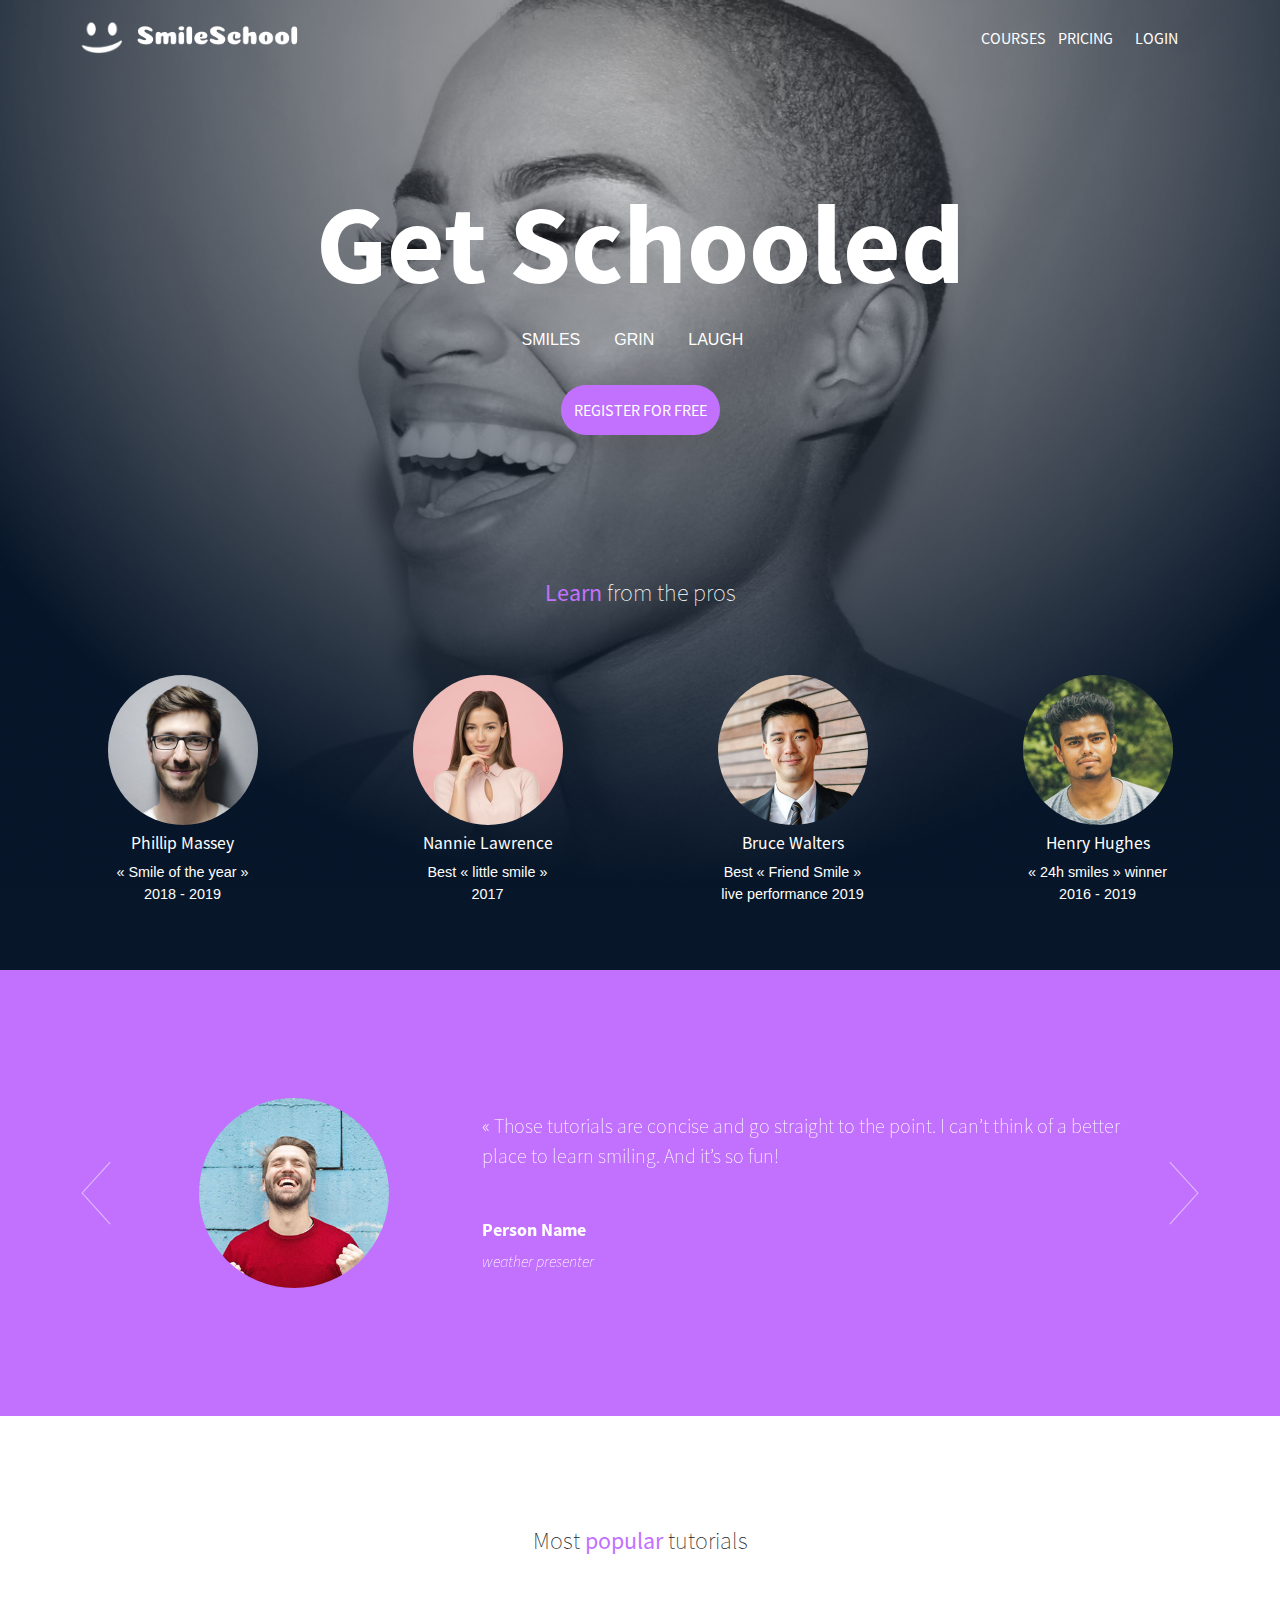
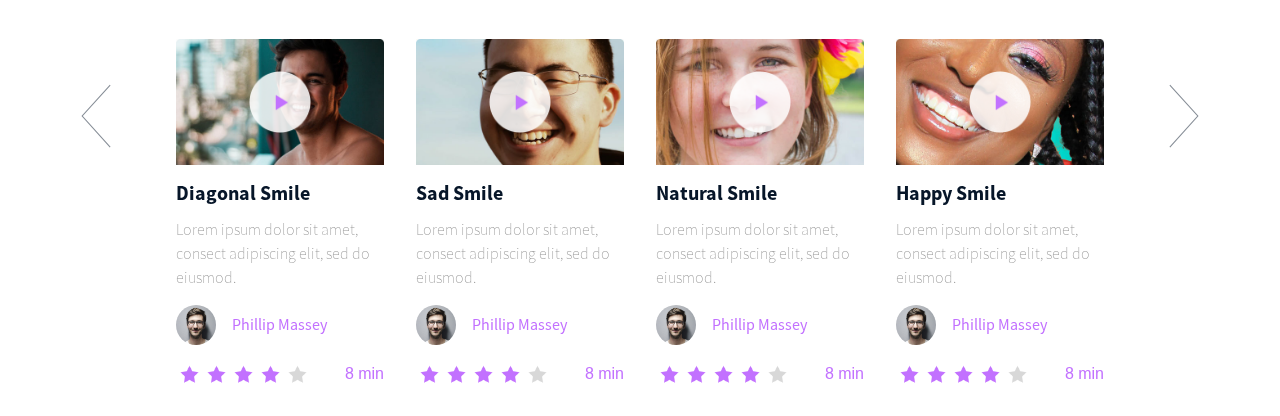
<file: 2-homepage.html>
<!DOCTYPE html>
<html lang="en">
    <head>
        <meta charset="UTF-8">
        <meta name="viewport" content="width=device-width, initial-scale=1.0">
        <title>Smile School</title>
        <link rel="icon" href="images/favicon.ico">
        <!-- Style files -->
        <link rel="stylesheet" href="styles.css">
        
        <!-- Google fonts -->
        <link href="https://fonts.googleapis.com/css?family=Source+Sans+Pro&display=swap" rel="stylesheet">
        <link href="https://fonts.googleapis.com/css?family=Coiny&display=swap" rel="stylesheet">
        
        <!-- bootstrap -->
        <script src="https://code.jquery.com/jquery-3.4.1.min.js" integrity="sha256-CSXorXvZcTkaix6Yvo6HppcZGetbYMGWSFlBw8HfCJo=" crossorigin="anonymous"></script>
        <script src="https://stackpath.bootstrapcdn.com/bootstrap/4.4.1/js/bootstrap.min.js" integrity="sha384-wfSDF2E50Y2D1uUdj0O3uMBJnjuUD4Ih7YwaYd1iqfktj0Uod8GCExl3Og8ifwB6" crossorigin="anonymous"></script>
        <script src="https://cdnjs.cloudflare.com/ajax/libs/popper.js/1.12.9/umd/popper.min.js" integrity="sha384-ApNbgh9B+Y1QKtv3Rn7W3mgPxhU9K/ScQsAP7hUibX39j7fakFPskvXusvfa0b4Q" crossorigin="anonymous"></script>
        <link rel="stylesheet" href="https://stackpath.bootstrapcdn.com/bootstrap/4.4.1/css/bootstrap.min.css" integrity="sha384-Vkoo8x4CGsO3+Hhxv8T/Q5PaXtkKtu6ug5TOeNV6gBiFeWPGFN9MuhOf23Q9Ifjh" crossorigin="anonymous">

    </head>
    <body>
        <!-- header section -->
        <section class="header d-flex flex-column justify-content-between">
            <nav class="navbar navbar-expand-lg navbar-light d-flex">
                <button class="navbar-toggler position-relative" type="button" data-toggle="collapse" data-target="#navbarNav" aria-controls="navbarNav" aria-expanded="false" aria-label="Toggle navigation">
                    <span class="position-absolute"><label class="holberton_icons-font"></label></span>
                </button>
                <a class="navbar-brand m-auto d-flex flex-column flex-lg-row flex-wrap flex-lg-nowrap justify-content-center align-items-center" href="#">
                    <img class="imgs mt-4 mt-lg-0 col-4 col-lg-2 p-2 " src="images/smile_off.png" alt="">
                    <img class="imgs col-7  col-lg-6 p-1" src="images/logo.png" alt="">
                </a>
                <div class="collapse navbar-collapse " id="navbarNav">
                    <ul class="navbar-nav ml-auto d-flex align-items-center">
                        <li class="nav-item col-3">
                            <a class="nav-link btn btn-link text-white regular-font text-center">COURSES</a>
                        </li>
                        <li class="nav-item col-3">
                            <a class="nav-link btn btn-link text-white regular-font text-center">PRICING</a>
                        </li>
                        <li class="nav-item col-3">
                            <a class="nav-link btn btn-link text-white regular-font text-center">LOGIN</a>
                        </li>
                    </ul>
                </div>
            </nav>
            <div class="text-white d-flex align-items-center justify-content-center flex-wrap ">
                <h1 class="bold-font first_title">Get Schooled</h1>
                <ul class="nav justify-content-center col-12">
                    <li class="nav-item">
                        <a class="nav-link btn btn-link text-decoration-none">SMILES</a>
                    </li>
                    <li class="nav-item">
                        <a class="nav-link btn btn-link text-decoration-none" >GRIN</a>
                    </li>
                    <li class="nav-item">
                        <a class="nav-link btn btn-link text-decoration-none" >LAUGH</a>
                    </li>
                </ul>
                <button class="btn btn-global shadow-lg mt-4">REGISTER FOR FREE</button>
            </div>
            <div class="d-flex flex-column align-items-center text-white col-12 pros">
                <div>
                    <p class="light-font">
                        <span class="regular-font">Learn</span>
                        from the pros                        
                    </p>
                </div>
                <div class="d-flex flex-row flex-wrap justify-content-around col-12 mt-5 "> 
                    <div class="col-6 col-lg-3 d-flex flex-column align-items-center">
                        <img src="images/profile_1.jpg" class="profile_images" alt="">
                        <h3 class="text-center mt-md-2 mt-3 regular-font">Phillip Massey</h3>
                        <p class="text-center">« Smile of the year »<br>2018 - 2019</p>
                    </div>
                    <div class="col-6 col-lg-3 d-flex flex-column align-items-center">
                        <img src="images/profile_2.jpg" class="profile_images" alt="">
                        <h3 class="text-center mt-md-2 mt-3 regular-font">Nannie Lawrence</h3>
                        <p class="text-center">Best « little smile »<br>2017</p>
                    </div>
                    <div class="col-6 col-lg-3 d-flex flex-column align-items-center my-5 mt-md-0">
                        <img src="images/profile_3.jpg" class="profile_images" alt="">
                        <h3 class="text-center mt-md-2 mt-3 regular-font">Bruce Walters</h3>
                        <p class="text-center">Best « Friend Smile »<br>live performance 2019</p>
                    </div>
                    <div class="col-6 col-lg-3 d-flex flex-column align-items-center my-5 mt-md-0">
                        <img src="images/profile_4.jpg" class="profile_images" alt="">
                        <h3 class="text-center mt-md-2 mt-3 regular-font">Henry Hughes</h3>
                        <p class="text-center">« 24h smiles » winner<br> 2016 - 2019</p>
                    </div>
                </div>
            </div>
        </section>

        <!-- carousel section -->
        <section id="carouselExampleControls" class="carousel slide my_slider" data-ride="carousel">
            <div class="carousel-inner">
              <!-- Main div target -->
              <div class="carousel-item active mt-5 mb-5 text-white">
                <div class="div-slider d-flex flex-row flex-wrap m-auto justify-content-between align-items-center col-10">
                    <div class="col-12 col-md-3 d-flex align-items-center justify-content-center m-auto">
                        <img class="" src="images/profile_5.jpg" alt="">
                    </div>
                    <div class="col-12 mt-5 mt-md-0 col-md-8">
                        <p>« Those tutorials are concise and go straight to the point. I can’t think of a better place to learn smiling. And it’s so fun!</p>
                        <div class="mt-5">
                            <h2>Person Name</h2>
                            <span>weather presenter</span>
                        </div>
                    </div>
                </div>
              </div>
              <div class="carousel-item mt-5 mb-5 text-white">
                <div class="div-slider d-flex flex-row flex-wrap m-auto justify-content-between align-items-center col-10">
                    <div class="col-12 col-md-3 d-flex align-items-center justify-content-center m-auto">
                        <img class="" src="images/profile_5.jpg" alt="">
                    </div>
                    <div class="col-12 mt-5 mt-md-0 col-md-8">
                        <p>« Those tutorials are concise and go straight to the point. I can’t think of a better place to learn smiling. And it’s so fun!</p>
                        <div class="mt-5">
                            <h2>Person Name</h2>
                            <span>weather presenter</span>
                        </div>
                    </div>
                </div>
              </div>
              
              <div class="carousel-item mt-5 mb-5 text-white">
                <div class="div-slider d-flex flex-row flex-wrap m-auto justify-content-between align-items-center col-10">
                    <div class="col-12 col-md-3 d-flex align-items-center justify-content-center m-auto">
                        <img class="" src="images/profile_5.jpg" alt="">
                    </div>
                    <div class="col-12 mt-5 mt-md-0 col-md-8">
                        <p>« Those tutorials are concise and go straight to the point. I can’t think of a better place to learn smiling. And it’s so fun!</p>
                        <div class="mt-5">
                            <h2>Person Name</h2>
                            <span>weather presenter</span>
                        </div>
                    </div>
                </div>
              </div>
            </div>
            <!-- buttons -->
            <a class="carousel-control-prev" href="#carouselExampleControls" role="button" data-slide="prev">
              <span class="prev-icon" aria-hidden="true"></span>
              <span class="sr-only">Previous</span>
            </a>
            <a class="carousel-control-next" href="#carouselExampleControls" role="button" data-slide="next">
              <span class="next-icon" aria-hidden="true"></span>
              <span class="sr-only">Next</span>
            </a>
        </section>

        <!-- videos carousel section -->
        <section id="carouselExampleControls2" class="carousel slide videos-slider d-flex flex-column align-items-center justify-content-center " data-ride="carousel">

            <div class="my-5">
                <p class="light-font mt-5">Most <span class="regular-font">popular</span> tutorials</p>
            </div>
            <div class="carousel-inner container col-9 " role="listbox">

                 <!--First slide-->
                <div class="carousel-item active">
                    <div class="row ">
                        <div class="col-12 col-md-6 col-lg-3">
                            <div class="card-deck p-3">
                                <div class="view overlay position-relative">
                                    <div class="position-absolute  h-100 w-100 d-flex align-items-center justify-content-center">
                                        <img class="w-30 h-50" src="images/play.png" alt="">
                                    </div>
                                    <img class="img-fluid" src="images/thumbnail_1.jpg" alt="">
                                </div>
                                <div class="c-body">
                                    <h5 class="card-title mt-3 bold-font">Diagonal Smile</h5>
                                    <p class="light-font">
                                        Lorem ipsum dolor sit amet, consect adipiscing elit, sed do eiusmod.
                                    </p>
                                    <div class="d-flex justify-content-start align-items-center">
                                        <img src="images/profile_1.jpg" alt="">
                                        <h6 class="ml-3 mt-2 regular-font">Phillip Massey</h6>
                                    </div>
                                    <div class="mt-3 d-flex align-items-center ">
                                        <img class="p-1" src="images/star_on.png" alt="">
                                        <img class="p-1" src="images/star_on.png" alt="">
                                        <img class="p-1" src="images/star_on.png" alt="">
                                        <img class="p-1" src="images/star_on.png" alt="">
                                        <img class="p-1" src="images/star_off.png" alt="">
                                        <span class="ml-auto">8 min</span>
                                    </div>
                                </div>
                            </div>
                        </div>
                        <div class="col-md-6 col-lg-3 clearfix d-none d-md-block">
                            <div class="card-deck p-3">
                                <div class="view overlay position-relative">
                                    <div class="position-absolute  h-100 w-100 d-flex align-items-center justify-content-center">
                                        <img class="w-30 h-50" src="images/play.png" alt="">
                                    </div>
                                    <img class="img-fluid" src="images/thumbnail_2.jpg" alt="">
                                </div>
                                <div class="c-body">
                                    <h5 class="card-title mt-3 bold-font">Sad Smile</h5>
                                    <p class="light-font">
                                        Lorem ipsum dolor sit amet, consect adipiscing elit, sed do eiusmod.
                                    </p>
                                    <div class="d-flex justify-content-start align-items-center">
                                        <img src="images/profile_1.jpg" alt="">
                                        <h6 class="ml-3 mt-2 regular-font">Phillip Massey</h6>
                                    </div>
                                    <div class="mt-3 d-flex align-items-center ">
                                        <img class="p-1" src="images/star_on.png" alt="">
                                        <img class="p-1" src="images/star_on.png" alt="">
                                        <img class="p-1" src="images/star_on.png" alt="">
                                        <img class="p-1" src="images/star_on.png" alt="">
                                        <img class="p-1" src="images/star_off.png" alt="">
                                        <span class="ml-auto">8 min</span>
                                    </div>
                                </div>
                            </div>
                        </div>
                        <div class="col-md-3 clearfix d-none d-lg-block">
                            <div class="card-deck p-3">
                                <div class="view overlay position-relative">
                                    <div class="position-absolute  h-100 w-100 d-flex align-items-center justify-content-center">
                                        <img class="w-30 h-50" src="images/play.png" alt="">
                                    </div>
                                    <img class="img-fluid" src="images/thumbnail_3.jpg" alt="">
                                </div>
                                <div class="c-body">
                                    <h5 class="card-title mt-3 bold-font">Natural Smile</h5>
                                    <p class="light-font">
                                        Lorem ipsum dolor sit amet, consect adipiscing elit, sed do eiusmod.
                                    </p>
                                    <div class="d-flex justify-content-start align-items-center">
                                        <img src="images/profile_1.jpg" alt="">
                                        <h6 class="ml-3 mt-2 regular-font">Phillip Massey</h6>
                                    </div>
                                    <div class="mt-3 d-flex align-items-center ">
                                        <img class="p-1" src="images/star_on.png" alt="">
                                        <img class="p-1" src="images/star_on.png" alt="">
                                        <img class="p-1" src="images/star_on.png" alt="">
                                        <img class="p-1" src="images/star_on.png" alt="">
                                        <img class="p-1" src="images/star_off.png" alt="">
                                        <span class="ml-auto">8 min</span>
                                    </div>
                                </div>
                            </div>
                        </div>
                        <div class="col-md-3 clearfix d-none d-lg-block">
                            <div class="card-deck p-3">
                                <div class="view overlay position-relative">
                                    <div class="position-absolute  h-100 w-100 d-flex align-items-center justify-content-center">
                                        <img class="w-30 h-50" src="images/play.png" alt="">
                                    </div>
                                    <img class="img-fluid" src="images/thumbnail_4.jpg" alt="">
                                </div>
                                <div class="c-body">
                                    <h5 class="card-title mt-3 bold-font">Happy Smile</h5>
                                    <p class="light-font">
                                        Lorem ipsum dolor sit amet, consect adipiscing elit, sed do eiusmod.
                                    </p>
                                    <div class="d-flex justify-content-start align-items-center">
                                        <img src="images/profile_1.jpg" alt="">
                                        <h6 class="ml-3 mt-2 regular-font">Phillip Massey</h6>
                                    </div>
                                    <div class="mt-3 d-flex align-items-center ">
                                        <img class="p-1" src="images/star_on.png" alt="">
                                        <img class="p-1" src="images/star_on.png" alt="">
                                        <img class="p-1" src="images/star_on.png" alt="">
                                        <img class="p-1" src="images/star_on.png" alt="">
                                        <img class="p-1" src="images/star_off.png" alt="">
                                        <span class="ml-auto">8 min</span>
                                    </div>
                                </div>
                            </div>
                        </div>
                    </div>
                </div>
                <!--/.First slide-->

                <!--Second slide-->
                <div class="carousel-item">
                    <div class="row">
                        <div class="col-md-3 clearfix d-none d-lg-block">
                            <div class="card-deck p-3">
                                <div class="view overlay position-relative">
                                    <div class="position-absolute  h-100 w-100 d-flex align-items-center justify-content-center">
                                        <img class="w-30 h-50" src="images/play.png" alt="">
                                    </div>
                                    <img class="img-fluid" src="images/thumbnail_1.jpg" alt="">
                                </div>
                                <div class="c-body">
                                    <h5 class="card-title mt-3 bold-font">Diagonal Smile</h5>
                                    <p class="light-font">
                                        Lorem ipsum dolor sit amet, consect adipiscing elit, sed do eiusmod.
                                    </p>
                                    <div class="d-flex justify-content-start align-items-center">
                                        <img src="images/profile_1.jpg" alt="">
                                        <h6 class="ml-3 mt-2 regular-font">Phillip Massey</h6>
                                    </div>
                                    <div class="mt-3 d-flex align-items-center ">
                                        <img class="p-1" src="images/star_on.png" alt="">
                                        <img class="p-1" src="images/star_on.png" alt="">
                                        <img class="p-1" src="images/star_on.png" alt="">
                                        <img class="p-1" src="images/star_on.png" alt="">
                                        <img class="p-1" src="images/star_off.png" alt="">
                                        <span class="ml-auto">8 min</span>
                                    </div>
                                </div>
                            </div>
                        </div>
                        <div class="col-12 col-md-0 col-lg-3 d-block d-md-none d-lg-block">
                            <div class="card-deck p-3">
                                <div class="view overlay position-relative">
                                    <div class="position-absolute  h-100 w-100 d-flex align-items-center justify-content-center">
                                        <img class="w-30 h-50" src="images/play.png" alt="">
                                    </div>
                                    <img class="img-fluid" src="images/thumbnail_2.jpg" alt="">
                                </div>
                                <div class="c-body">
                                    <h5 class="card-title mt-3 bold-font">Sad Smile</h5>
                                    <p class="light-font">
                                        Lorem ipsum dolor sit amet, consect adipiscing elit, sed do eiusmod.
                                    </p>
                                    <div class="d-flex justify-content-start align-items-center">
                                        <img src="images/profile_1.jpg" alt="">
                                        <h6 class="ml-3 mt-2 regular-font">Phillip Massey</h6>
                                    </div>
                                    <div class="mt-3 d-flex align-items-center ">
                                        <img class="p-1" src="images/star_on.png" alt="">
                                        <img class="p-1" src="images/star_on.png" alt="">
                                        <img class="p-1" src="images/star_on.png" alt="">
                                        <img class="p-1" src="images/star_on.png" alt="">
                                        <img class="p-1" src="images/star_off.png" alt="">
                                        <span class="ml-auto">8 min</span>
                                    </div>
                                </div>
                            </div>
                        </div>
                        <div class="col-md-6 col-lg-3 clearfix d-none d-md-block">
                            <div class="card-deck p-3">
                                <div class="view overlay position-relative">
                                    <div class="position-absolute  h-100 w-100 d-flex align-items-center justify-content-center">
                                        <img class="w-30 h-50" src="images/play.png" alt="">
                                    </div>
                                    <img class="img-fluid" src="images/thumbnail_3.jpg" alt="">
                                </div>
                                <div class="c-body">
                                    <h5 class="card-title mt-3 bold-font">Natural Smile</h5>
                                    <p class="light-font">
                                        Lorem ipsum dolor sit amet, consect adipiscing elit, sed do eiusmod.
                                    </p>
                                    <div class="d-flex justify-content-start align-items-center">
                                        <img src="images/profile_1.jpg" alt="">
                                        <h6 class="ml-3 mt-2 regular-font">Phillip Massey</h6>
                                    </div>
                                    <div class="mt-3 d-flex align-items-center ">
                                        <img class="p-1" src="images/star_on.png" alt="">
                                        <img class="p-1" src="images/star_on.png" alt="">
                                        <img class="p-1" src="images/star_on.png" alt="">
                                        <img class="p-1" src="images/star_on.png" alt="">
                                        <img class="p-1" src="images/star_off.png" alt="">
                                        <span class="ml-auto">8 min</span>
                                    </div>
                                </div>
                            </div>
                        </div>
                        <div class="col-md-6 col-lg-3 clearfix d-none d-md-block">
                            <div class="card-deck p-3">
                                <div class="view overlay position-relative">
                                    <div class="position-absolute  h-100 w-100 d-flex align-items-center justify-content-center">
                                        <img class="w-30 h-50" src="images/play.png" alt="">
                                    </div>
                                    <img class="img-fluid" src="images/thumbnail_4.jpg" alt="">
                                </div>
                                <div class="c-body">
                                    <h5 class="card-title mt-3 bold-font">Happy Smile</h5>
                                    <p class="light-font">
                                        Lorem ipsum dolor sit amet, consect adipiscing elit, sed do eiusmod.
                                    </p>
                                    <div class="d-flex justify-content-start align-items-center">
                                        <img src="images/profile_1.jpg" alt="">
                                        <h6 class="ml-3 mt-2 regular-font">Phillip Massey</h6>
                                    </div>
                                    <div class="mt-3 d-flex align-items-center ">
                                        <img class="p-1" src="images/star_on.png" alt="">
                                        <img class="p-1" src="images/star_on.png" alt="">
                                        <img class="p-1" src="images/star_on.png" alt="">
                                        <img class="p-1" src="images/star_on.png" alt="">
                                        <img class="p-1" src="images/star_off.png" alt="">
                                        <span class="ml-auto">8 min</span>
                                    </div>
                                </div>
                            </div>
                        </div>
                    </div>
                </div>
                <!--/.Second slide-->

                <!--Third slide-->
                <div class="carousel-item">
                    <div class="row">
                        <div class="col-12 col-md-6 col-lg-3 clearfix d-none d-md-block">
                            <div class="card-deck p-3">
                                <div class="view overlay position-relative">
                                    <div class="position-absolute  h-100 w-100 d-flex align-items-center justify-content-center">
                                        <img class="w-30 h-50" src="images/play.png" alt="">
                                    </div>
                                    <img class="img-fluid" src="images/thumbnail_1.jpg" alt="">
                                </div>
                                <div class="c-body">
                                    <h5 class="card-title mt-3 bold-font">Diagonal Smile</h5>
                                    <p class="light-font">
                                        Lorem ipsum dolor sit amet, consect adipiscing elit, sed do eiusmod.
                                    </p>
                                    <div class="d-flex justify-content-start align-items-center">
                                        <img src="images/profile_1.jpg" alt="">
                                        <h6 class="ml-3 mt-2 regular-font">Phillip Massey</h6>
                                    </div>
                                    <div class="mt-3 d-flex align-items-center ">
                                        <img class="p-1" src="images/star_on.png" alt="">
                                        <img class="p-1" src="images/star_on.png" alt="">
                                        <img class="p-1" src="images/star_on.png" alt="">
                                        <img class="p-1" src="images/star_on.png" alt="">
                                        <img class="p-1" src="images/star_off.png" alt="">
                                        <span class="ml-auto">8 min</span>
                                    </div>
                                </div>
                            </div>
                        </div>
                        <div class="col-md-6 col-lg-3 clearfix d-none d-md-block">
                            <div class="card-deck p-3">
                                <div class="view overlay position-relative">
                                    <div class="position-absolute  h-100 w-100 d-flex align-items-center justify-content-center">
                                        <img class="w-30 h-50" src="images/play.png" alt="">
                                    </div>
                                    <img class="img-fluid" src="images/thumbnail_2.jpg" alt="">
                                </div>
                                <div class="c-body">
                                    <h5 class="card-title mt-3 bold-font">Sad Smile</h5>
                                    <p class="light-font">
                                        Lorem ipsum dolor sit amet, consect adipiscing elit, sed do eiusmod.
                                    </p>
                                    <div class="d-flex justify-content-start align-items-center">
                                        <img src="images/profile_1.jpg" alt="">
                                        <h6 class="ml-3 mt-2 regular-font">Phillip Massey</h6>
                                    </div>
                                    <div class="mt-3 d-flex align-items-center ">
                                        <img class="p-1" src="images/star_on.png" alt="">
                                        <img class="p-1" src="images/star_on.png" alt="">
                                        <img class="p-1" src="images/star_on.png" alt="">
                                        <img class="p-1" src="images/star_on.png" alt="">
                                        <img class="p-1" src="images/star_off.png" alt="">
                                        <span class="ml-auto">8 min</span>
                                    </div>
                                </div>
                            </div>
                        </div>
                        <div class="col-12 col-md-3 d-block d-md-none d-lg-block">
                            <div class="card-deck p-3">
                                <div class="view overlay position-relative">
                                    <div class="position-absolute  h-100 w-100 d-flex align-items-center justify-content-center">
                                        <img class="w-30 h-50" src="images/play.png" alt="">
                                    </div>
                                    <img class="img-fluid" src="images/thumbnail_3.jpg" alt="">
                                </div>
                                <div class="c-body">
                                    <h5 class="card-title mt-3 bold-font">Natural Smile</h5>
                                    <p class="light-font">
                                        Lorem ipsum dolor sit amet, consect adipiscing elit, sed do eiusmod.
                                    </p>
                                    <div class="d-flex justify-content-start align-items-center">
                                        <img src="images/profile_1.jpg" alt="">
                                        <h6 class="ml-3 mt-2 regular-font">Phillip Massey</h6>
                                    </div>
                                    <div class="mt-3 d-flex align-items-center ">
                                        <img class="p-1" src="images/star_on.png" alt="">
                                        <img class="p-1" src="images/star_on.png" alt="">
                                        <img class="p-1" src="images/star_on.png" alt="">
                                        <img class="p-1" src="images/star_on.png" alt="">
                                        <img class="p-1" src="images/star_off.png" alt="">
                                        <span class="ml-auto">8 min</span>
                                    </div>
                                </div>
                            </div>
                        </div>
                        <div class="col-md-3 clearfix d-none d-lg-block">
                            <div class="card-deck p-3">
                                <div class="view overlay position-relative">
                                    <div class="position-absolute  h-100 w-100 d-flex align-items-center justify-content-center">
                                        <img class="w-30 h-50" src="images/play.png" alt="">
                                    </div>
                                    <img class="img-fluid" src="images/thumbnail_4.jpg" alt="">
                                </div>
                                <div class="c-body">
                                    <h5 class="card-title mt-3 bold-font">Happy Smile</h5>
                                    <p class="light-font">
                                        Lorem ipsum dolor sit amet, consect adipiscing elit, sed do eiusmod.
                                    </p>
                                    <div class="d-flex justify-content-start align-items-center">
                                        <img src="images/profile_1.jpg" alt="">
                                        <h6 class="ml-3 mt-2 regular-font">Phillip Massey</h6>
                                    </div>
                                    <div class="mt-3 d-flex align-items-center ">
                                        <img class="p-1" src="images/star_on.png" alt="">
                                        <img class="p-1" src="images/star_on.png" alt="">
                                        <img class="p-1" src="images/star_on.png" alt="">
                                        <img class="p-1" src="images/star_on.png" alt="">
                                        <img class="p-1" src="images/star_off.png" alt="">
                                        <span class="ml-auto">8 min</span>
                                    </div>
                                </div>
                            </div>
                        </div>
                    </div>
                </div>
                <!--/.Third slide-->

                <!-- Four slide -->
                <div class="carousel-item">
                    <div class="row">
                        <div class="col-md-3 clearfix d-none d-lg-block">
                            <div class="card-deck p-3">
                                <div class="view overlay position-relative">
                                    <div class="position-absolute  h-100 w-100 d-flex align-items-center justify-content-center">
                                        <img class="w-30 h-50" src="images/play.png" alt="">
                                    </div>
                                    <img class="img-fluid" src="images/thumbnail_1.jpg" alt="">
                                </div>
                                <div class="c-body">
                                    <h5 class="card-title mt-3 bold-font">Diagonal Smile</h5>
                                    <p class="light-font">
                                        Lorem ipsum dolor sit amet, consect adipiscing elit, sed do eiusmod.
                                    </p>
                                    <div class="d-flex justify-content-start align-items-center">
                                        <img src="images/profile_1.jpg" alt="">
                                        <h6 class="ml-3 mt-2 regular-font">Phillip Massey</h6>
                                    </div>
                                    <div class="mt-3 d-flex align-items-center ">
                                        <img class="p-1" src="images/star_on.png" alt="">
                                        <img class="p-1" src="images/star_on.png" alt="">
                                        <img class="p-1" src="images/star_on.png" alt="">
                                        <img class="p-1" src="images/star_on.png" alt="">
                                        <img class="p-1" src="images/star_off.png" alt="">
                                        <span class="ml-auto">8 min</span>
                                    </div>
                                </div>
                            </div>
                        </div>
                        <div class="col-md-3 clearfix d-none d-lg-block">
                            <div class="card-deck p-3">
                                <div class="view overlay position-relative">
                                    <div class="position-absolute  h-100 w-100 d-flex align-items-center justify-content-center">
                                        <img class="w-30 h-50" src="images/play.png" alt="">
                                    </div>
                                    <img class="img-fluid" src="images/thumbnail_2.jpg" alt="">
                                </div>
                                <div class="c-body">
                                    <h5 class="card-title mt-3 bold-font">Sad Smile</h5>
                                    <p class="light-font">
                                        Lorem ipsum dolor sit amet, consect adipiscing elit, sed do eiusmod.
                                    </p>
                                    <div class="d-flex justify-content-start align-items-center">
                                        <img src="images/profile_1.jpg" alt="">
                                        <h6 class="ml-3 mt-2 regular-font">Phillip Massey</h6>
                                    </div>
                                    <div class="mt-3 d-flex align-items-center ">
                                        <img class="p-1" src="images/star_on.png" alt="">
                                        <img class="p-1" src="images/star_on.png" alt="">
                                        <img class="p-1" src="images/star_on.png" alt="">
                                        <img class="p-1" src="images/star_on.png" alt="">
                                        <img class="p-1" src="images/star_off.png" alt="">
                                        <span class="ml-auto">8 min</span>
                                    </div>
                                </div>
                            </div>
                        </div>
                        <div class="col-md-6 col-lg-3 clearfix d-none d-md-block">
                            <div class="card-deck p-3">
                                <div class="view overlay position-relative">
                                    <div class="position-absolute  h-100 w-100 d-flex align-items-center justify-content-center">
                                        <img class="w-30 h-50" src="images/play.png" alt="">
                                    </div>
                                    <img class="img-fluid" src="images/thumbnail_3.jpg" alt="">
                                </div>
                                <div class="c-body">
                                    <h5 class="card-title mt-3 bold-font">Natural Smile</h5>
                                    <p class="light-font">
                                        Lorem ipsum dolor sit amet, consect adipiscing elit, sed do eiusmod.
                                    </p>
                                    <div class="d-flex justify-content-start align-items-center">
                                        <img src="images/profile_1.jpg" alt="">
                                        <h6 class="ml-3 mt-2 regular-font">Phillip Massey</h6>
                                    </div>
                                    <div class="mt-3 d-flex align-items-center ">
                                        <img class="p-1" src="images/star_on.png" alt="">
                                        <img class="p-1" src="images/star_on.png" alt="">
                                        <img class="p-1" src="images/star_on.png" alt="">
                                        <img class="p-1" src="images/star_on.png" alt="">
                                        <img class="p-1" src="images/star_off.png" alt="">
                                        <span class="ml-auto">8 min</span>
                                    </div>
                                </div>
                            </div>
                        </div>
                        <div class="col-12 col-md-6 col-lg-3 d-block">
                            <div class="card-deck p-3">
                                <div class="view overlay position-relative">
                                    <div class="position-absolute  h-100 w-100 d-flex align-items-center justify-content-center">
                                        <img class="w-30 h-50" src="images/play.png" alt="">
                                    </div>
                                    <img class="img-fluid" src="images/thumbnail_4.jpg" alt="">
                                </div>
                                <div class="c-body">
                                    <h5 class="card-title mt-3 bold-font">Happy Smile</h5>
                                    <p class="light-font">
                                        Lorem ipsum dolor sit amet, consect adipiscing elit, sed do eiusmod.
                                    </p>
                                    <div class="d-flex justify-content-start align-items-center">
                                        <img src="images/profile_1.jpg" alt="">
                                        <h6 class="ml-3 mt-2 regular-font">Phillip Massey</h6>
                                    </div>
                                    <div class="mt-3 d-flex align-items-center ">
                                        <img class="p-1" src="images/star_on.png" alt="">
                                        <img class="p-1" src="images/star_on.png" alt="">
                                        <img class="p-1" src="images/star_on.png" alt="">
                                        <img class="p-1" src="images/star_on.png" alt="">
                                        <img class="p-1" src="images/star_off.png" alt="">
                                        <span class="ml-auto">8 min</span>
                                    </div>
                                </div>
                            </div>
                        </div>
                    </div>
                </div>
                <!-- /. Four slide -->
            </div>

            <!-- buttons -->
            <a class="carousel-control-prev" href="#carouselExampleControls2" role="button" data-slide="prev">
              <span class="prev-icon" aria-hidden="true"></span>
              <span class="sr-only">Previous</span>
            </a>
            <a class="carousel-control-next" href="#carouselExampleControls2" role="button" data-slide="next">
              <span class="next-icon" aria-hidden="true"></span>
              <span class="sr-only">Next</span>
            </a>
        </section>
    </body>
</html>
</file>
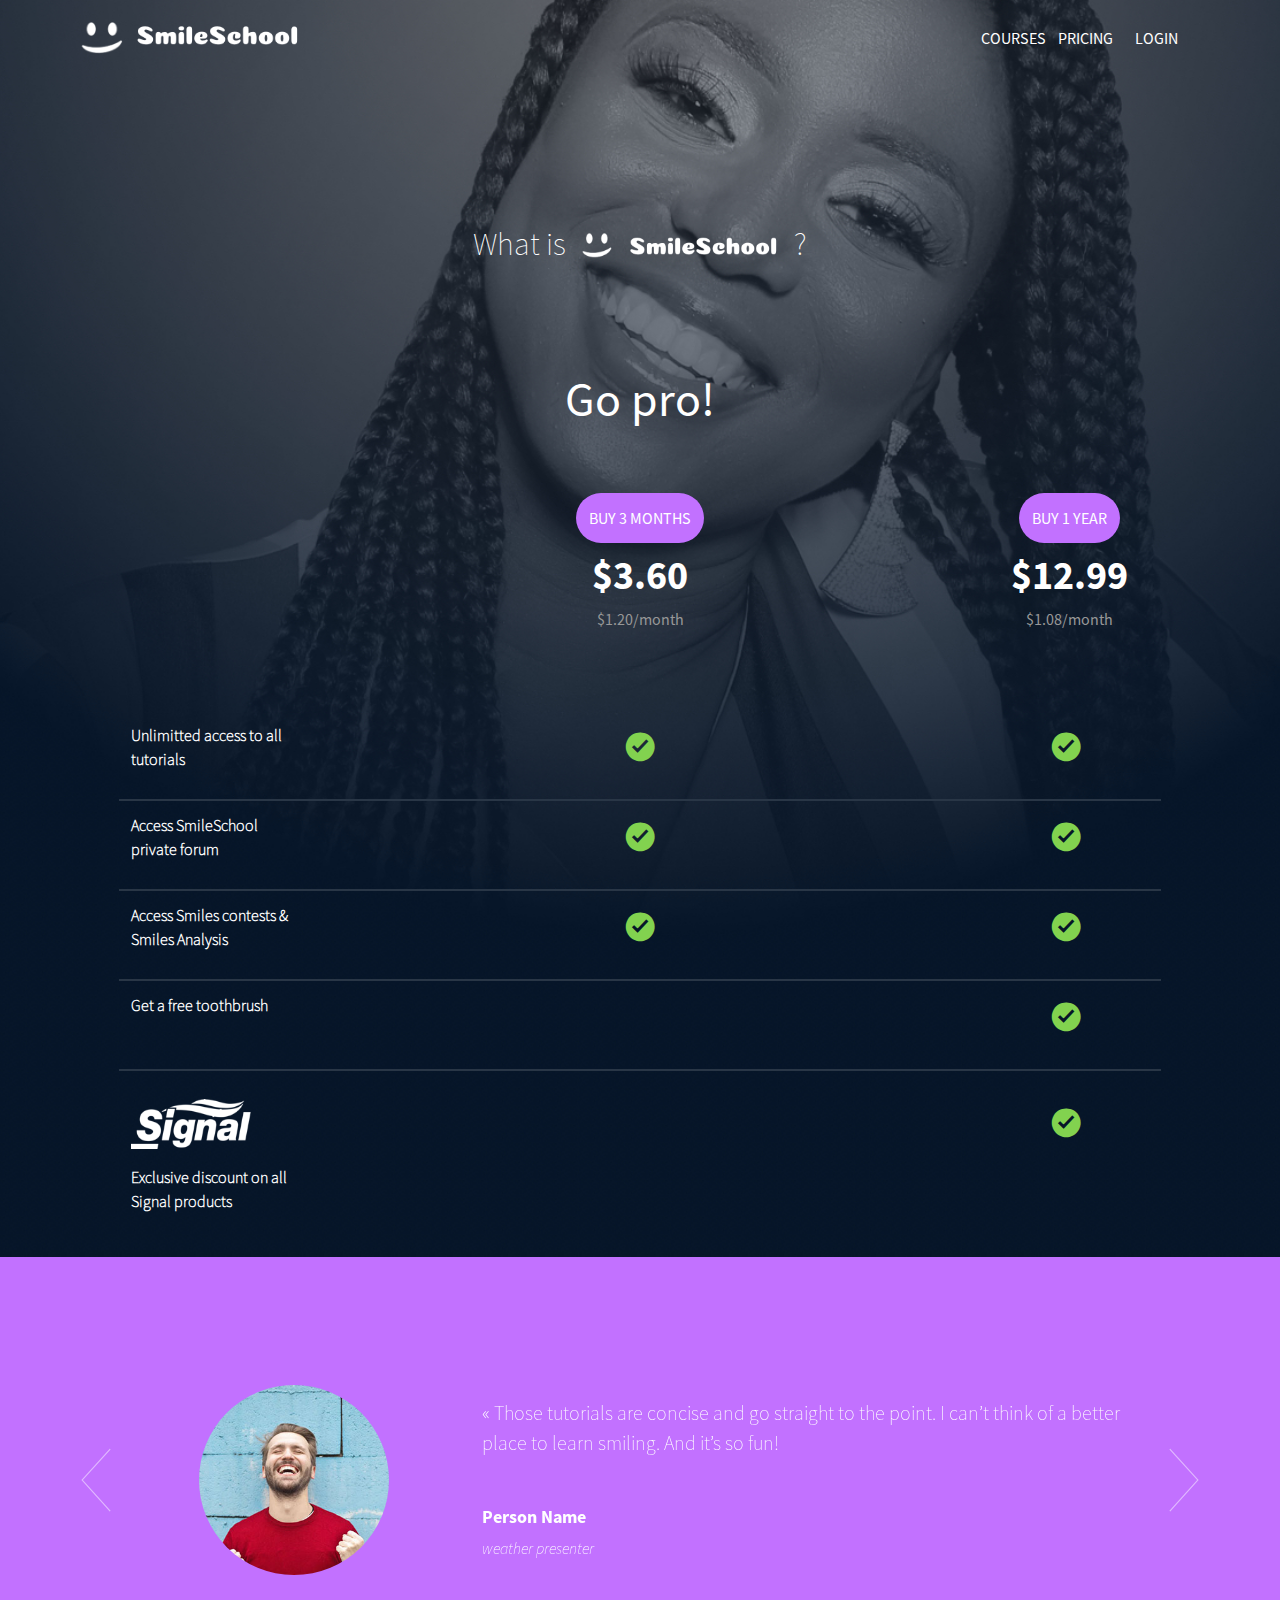
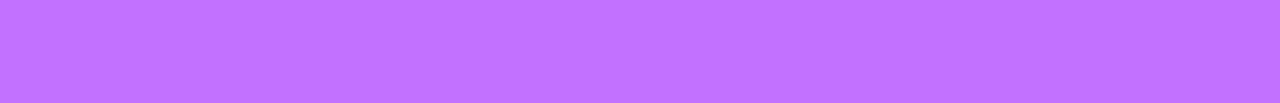
<file: 2-pricing.html>
<!DOCTYPE html>
<html lang="en">
    <head>
        <meta charset="UTF-8">
        <meta name="viewport" content="width=device-width, initial-scale=1.0">
        <title>Smile School</title>
        <link rel="icon" href="images/favicon.ico">
        <!-- Style files -->
        <link rel="stylesheet" href="styles.css">
        
        <!-- Google fonts -->
        <link href="https://fonts.googleapis.com/css?family=Source+Sans+Pro&display=swap" rel="stylesheet">
        <link href="https://fonts.googleapis.com/css?family=Coiny&display=swap" rel="stylesheet">
        
        <!-- bootstrap -->
        <script src="https://code.jquery.com/jquery-3.4.1.min.js" integrity="sha256-CSXorXvZcTkaix6Yvo6HppcZGetbYMGWSFlBw8HfCJo=" crossorigin="anonymous"></script>
        <script src="https://stackpath.bootstrapcdn.com/bootstrap/4.4.1/js/bootstrap.min.js" integrity="sha384-wfSDF2E50Y2D1uUdj0O3uMBJnjuUD4Ih7YwaYd1iqfktj0Uod8GCExl3Og8ifwB6" crossorigin="anonymous"></script>
        <script src="https://cdnjs.cloudflare.com/ajax/libs/popper.js/1.12.9/umd/popper.min.js" integrity="sha384-ApNbgh9B+Y1QKtv3Rn7W3mgPxhU9K/ScQsAP7hUibX39j7fakFPskvXusvfa0b4Q" crossorigin="anonymous"></script>
        <link rel="stylesheet" href="https://stackpath.bootstrapcdn.com/bootstrap/4.4.1/css/bootstrap.min.css" integrity="sha384-Vkoo8x4CGsO3+Hhxv8T/Q5PaXtkKtu6ug5TOeNV6gBiFeWPGFN9MuhOf23Q9Ifjh" crossorigin="anonymous">

    </head>
    <body>
        <section class="header pricing-header d-flex flex-column ">
            <nav class="navbar navbar-expand-lg navbar-light d-flex">
                <button class="navbar-toggler position-relative" type="button" data-toggle="collapse" data-target="#navbarNav" aria-controls="navbarNav" aria-expanded="false" aria-label="Toggle navigation">
                    <span class="position-absolute"><label class="holberton_icons-font"></label></span>
                </button>
                <a class="navbar-brand m-auto d-flex flex-column flex-lg-row flex-wrap flex-lg-nowrap justify-content-center align-items-center" href="#">
                    <img class="imgs mt-4 mt-lg-0 col-4 col-lg-2 p-2 " src="images/smile_off.png" alt="">
                    <img class="imgs col-7  col-lg-6 p-1" src="images/logo.png" alt="">
                </a>
                <div class="collapse navbar-collapse " id="navbarNav">
                    <ul class="navbar-nav ml-auto d-flex align-items-center">
                        <li class="nav-item col-3">
                            <a class="nav-link btn btn-link text-white regular-font text-center">COURSES</a>
                        </li>
                        <li class="nav-item col-3">
                            <a class="nav-link btn btn-link text-white regular-font text-center">PRICING</a>
                        </li>
                        <li class="nav-item col-3">
                            <a class="nav-link btn btn-link text-white regular-font text-center">LOGIN</a>
                        </li>
                    </ul>
                </div>
            </nav>
            <div class="text-white d-flex flex-column align-items-center mt-5">
                <div class="d-flex flex-row flex-nowrap justify-content-center flex-nowrap h-10">
                    <h3 class="light-font">What is</h3>
                    <span class="row mx-2  mx-lg-3">
                        <img class="img-fluid mr-2 mr-md-3 mt-sm-0 mt-sm-2" src="images/smile_off.png" alt="" srcset="">
                        <img class="img-fluid mt-sm-0 mt-sm-1 " src="images/logo.png" alt="">
                    </span>
                    <h3 class="light-font">?</h3>
                </div>
                <span class="">
                    <h1 class="regular-font">Go pro!</h1>
                </span>
            </div>
            <div class="d-flex justify-content-center flex-wrap col-12">
                <div class="text-white  col-11 d-flex flex-row align-items-center m-0 p-0 justify-content-end  prices">
        
                    <div class="p-0 col-6 col-sm-6 d-flex flex-column align-items-center justify-content-center">
                        <button class="btn btn-global mb-2">BUY 3 MONTHS</button>
                        <h1 class="bold-font ">$3.60</h1>
                        <span  class="regular-font ">$1.20/month</span>
                    </div>
                    <div class="p-0 col-6 col-sm-3 d-flex flex-column align-items-center justify-content-center ">
                        <button class="btn btn-global mb-2">BUY 1 YEAR</button>
                        <h1 class="bold-font ">$12.99</h1>
                        <span class="regular-font ">$1.08/month</span>
                    </div>
                </div>

                <table class="table col-10 text-white ">
                    <tbody>
                        <thead>
                            <th></th>
                            <td><p class="regular-font d-block d-sm-none text-center ">3 MONTHES</p></td>
                            <td><p class="regular-font d-block d-sm-none text-center ">1 YEAR</p></td>
                        </thead>
                        <tr>
                            <th scope="row"class="light-font borders col-2">Unlimitted access to all tutorials</th>
                            <td class="holberton_icons-font borders  col-7 text-center"><p class="checks "></p></td>
                            <td class="holberton_icons-font borders  col-2 text-center"><p class="checks" ></p></td>
                        </tr>
                        <tr>
                            <th scope="row"class="light-font borders">Access SmileSchool private forum</th>
                            <td class="holberton_icons-font borders "><p class="checks text-center" ></p></td>
                            <td class="holberton_icons-font borders"><p class="checks text-center" ></p></td>
                        </tr>
                        <tr>
                            <th scope="row"class="light-font borders">Access Smiles contests & Smiles Analysis</th>
                            <td class="holberton_icons-font borders "><p class="checks text-center" ></p></td>
                            <td class="holberton_icons-font borders"><p class="checks text-center" ></p></td>
                        </tr>
                        <tr>
                            <th scope="row"class="light-font borders">Get a free toothbrush</th>
                            <td class="borders"></td>
                            <td class="holberton_icons-font borders"><p class="checks text-center" ></p></td>
                        </tr>
                        <tr>
                            <th class="light-font">
                                <img class="img-fluid mt-3" src="images/signal.png" alt="">
                                <p class="mt-3">Exclusive discount on all Signal products</p>
                            </th>
                            <td class=""></td>
                            <td class="holberton_icons-font"><p class="checks text-center mt-3" ></p></td>
                        </tr>
                    </tbody>
                </table>
            </div>
        </section>
        <section id="carouselExampleControls3" class="carousel slide my_slider" data-ride="carousel">
            <div class="carousel-inner">
              <!-- Main div target -->
              <div class="carousel-item active mt-5 mb-5 text-white">
                <div class="div-slider d-flex flex-row flex-wrap m-auto justify-content-between align-items-center col-10">
                    <div class="col-12 col-md-3 d-flex align-items-center justify-content-center m-auto">
                        <img class="" src="images/profile_5.jpg" alt="">
                    </div>
                    <div class="col-12 mt-5 mt-md-0 col-md-8">
                        <p>« Those tutorials are concise and go straight to the point. I can’t think of a better place to learn smiling. And it’s so fun!</p>
                        <div class="mt-5">
                            <h2>Person Name</h2>
                            <span>weather presenter</span>
                        </div>
                    </div>
                </div>
              </div>
              <div class="carousel-item mt-5 mb-5 text-white">
                <div class="div-slider d-flex flex-row flex-wrap m-auto justify-content-between align-items-center col-10">
                    <div class="col-12 col-md-3 d-flex align-items-center justify-content-center m-auto">
                        <img class="" src="images/profile_5.jpg" alt="">
                    </div>
                    <div class="col-12 mt-5 mt-md-0 col-md-8">
                        <p>« Those tutorials are concise and go straight to the point. I can’t think of a better place to learn smiling. And it’s so fun!</p>
                        <div class="mt-5">
                            <h2>Person Name</h2>
                            <span>weather presenter</span>
                        </div>
                    </div>
                </div>
              </div>
              
              <div class="carousel-item mt-5 mb-5 text-white">
                <div class="div-slider d-flex flex-row flex-wrap m-auto justify-content-between align-items-center col-10">
                    <div class="col-12 col-md-3 d-flex align-items-center justify-content-center m-auto">
                        <img class="" src="images/profile_5.jpg" alt="">
                    </div>
                    <div class="col-12 mt-5 mt-md-0 col-md-8">
                        <p>« Those tutorials are concise and go straight to the point. I can’t think of a better place to learn smiling. And it’s so fun!</p>
                        <div class="mt-5">
                            <h2>Person Name</h2>
                            <span>weather presenter</span>
                        </div>
                    </div>
                </div>
              </div>
            </div>
            <!-- buttons -->
            <a class="carousel-control-prev" href="#carouselExampleControls3" role="button" data-slide="prev">
              <span class="prev-icon" aria-hidden="true"></span>
              <span class="sr-only">Previous</span>
            </a>
            <a class="carousel-control-next" href="#carouselExampleControls3" role="button" data-slide="next">
              <span class="next-icon" aria-hidden="true"></span>
              <span class="sr-only">Next</span>
            </a>
        </section>

    </body>
</html>
</file>
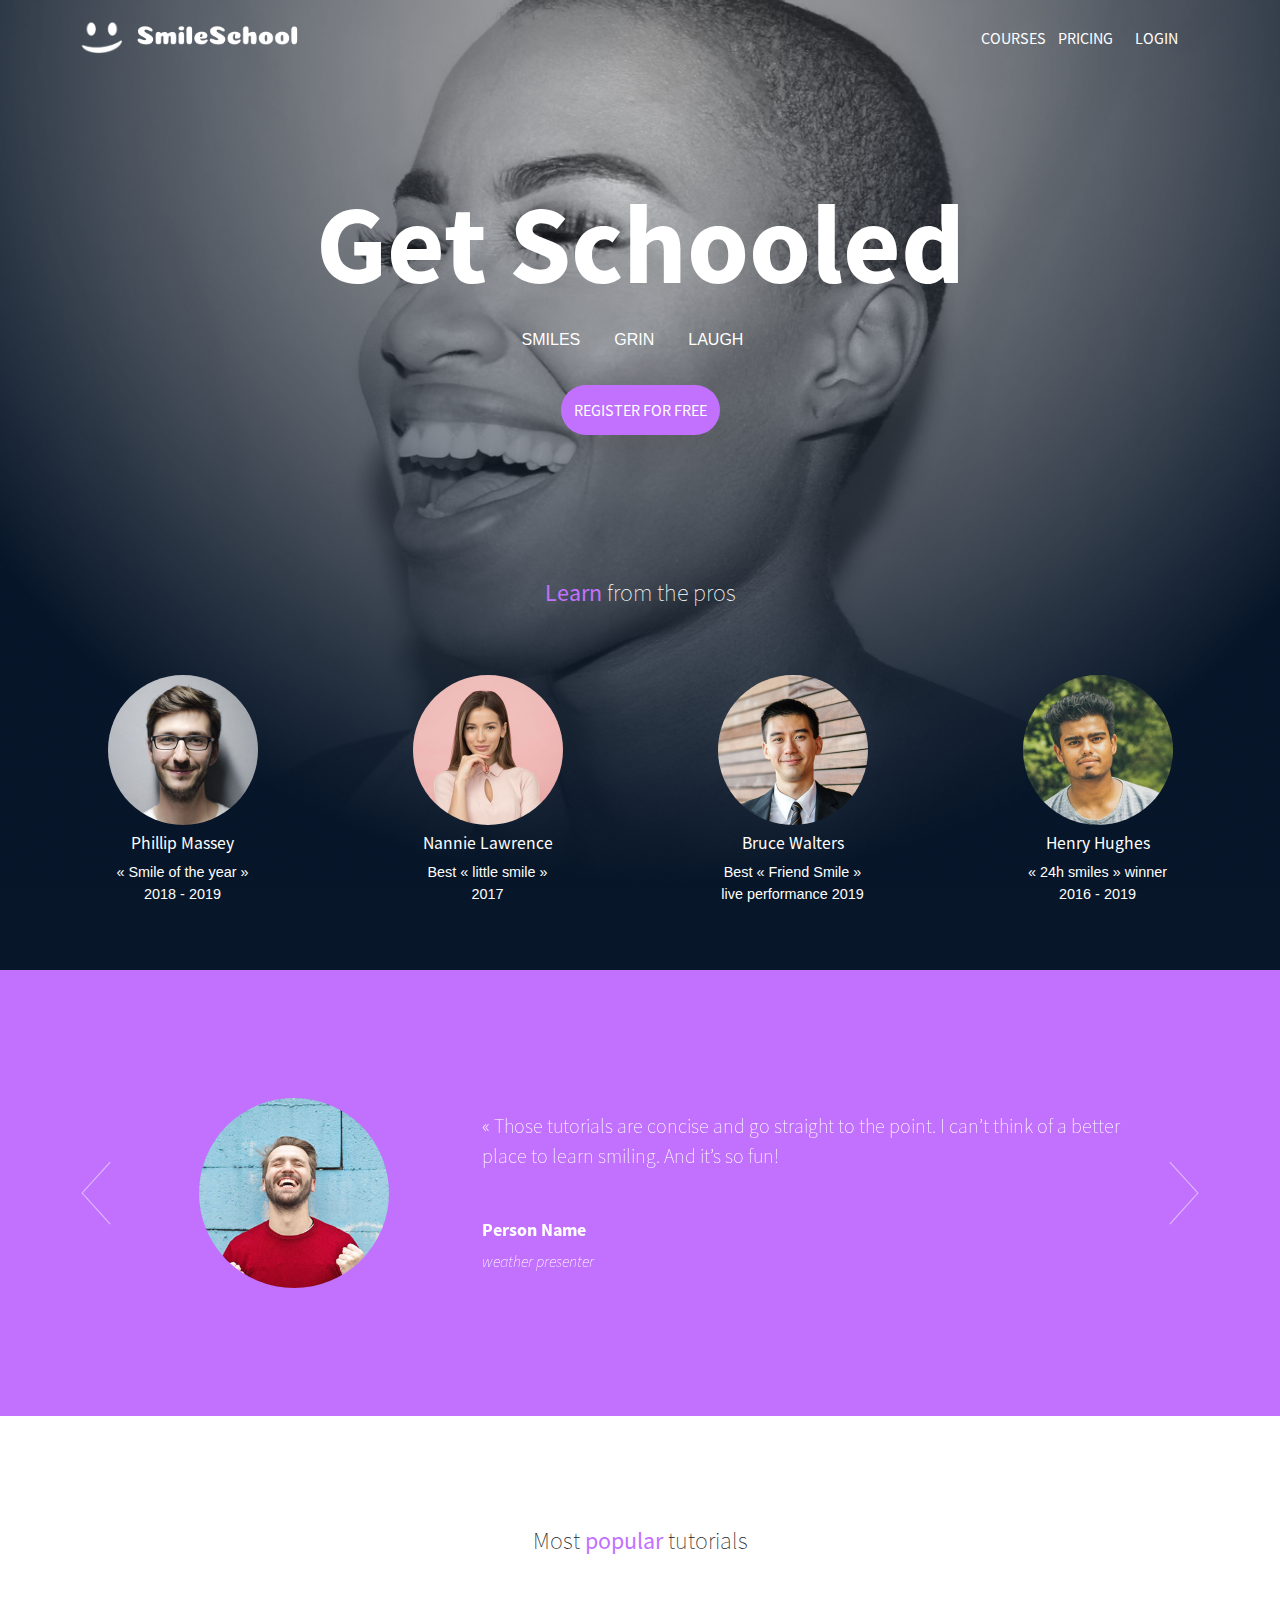
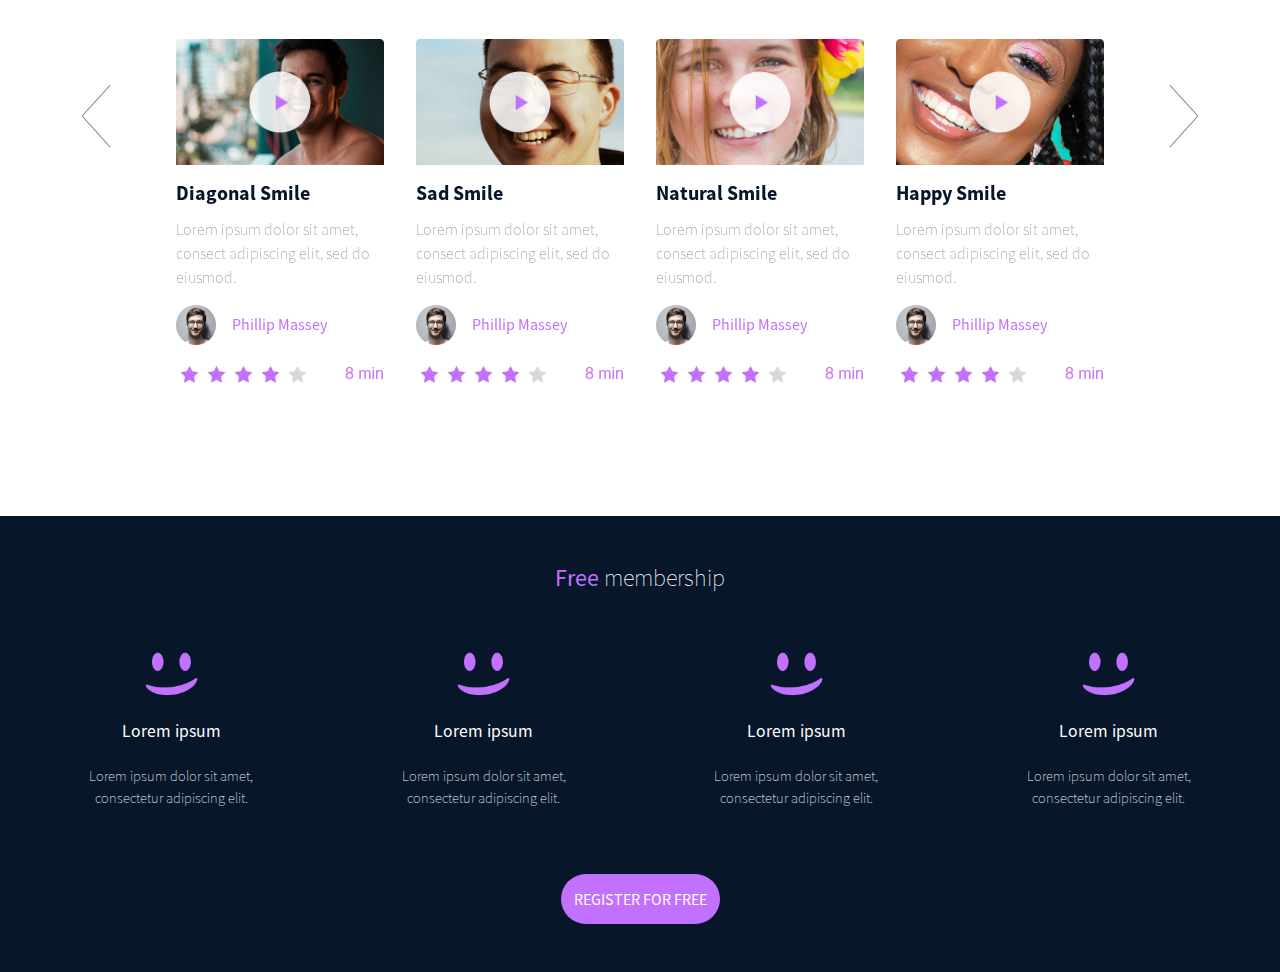
<file: 3-homepage.html>
<!DOCTYPE html>
<html lang="en">
    <head>
        <meta charset="UTF-8">
        <meta name="viewport" content="width=device-width, initial-scale=1.0">
        <title>Smile School</title>
        <link rel="icon" href="images/favicon.ico">
        <!-- Style files -->
        <link rel="stylesheet" href="styles.css">
        
        <!-- Google fonts -->
        <link href="https://fonts.googleapis.com/css?family=Source+Sans+Pro&display=swap" rel="stylesheet">
        <link href="https://fonts.googleapis.com/css?family=Coiny&display=swap" rel="stylesheet">
        
        <!-- bootstrap -->
        <script src="https://code.jquery.com/jquery-3.4.1.min.js" integrity="sha256-CSXorXvZcTkaix6Yvo6HppcZGetbYMGWSFlBw8HfCJo=" crossorigin="anonymous"></script>
        <script src="https://stackpath.bootstrapcdn.com/bootstrap/4.4.1/js/bootstrap.min.js" integrity="sha384-wfSDF2E50Y2D1uUdj0O3uMBJnjuUD4Ih7YwaYd1iqfktj0Uod8GCExl3Og8ifwB6" crossorigin="anonymous"></script>
        <script src="https://cdnjs.cloudflare.com/ajax/libs/popper.js/1.12.9/umd/popper.min.js" integrity="sha384-ApNbgh9B+Y1QKtv3Rn7W3mgPxhU9K/ScQsAP7hUibX39j7fakFPskvXusvfa0b4Q" crossorigin="anonymous"></script>
        <link rel="stylesheet" href="https://stackpath.bootstrapcdn.com/bootstrap/4.4.1/css/bootstrap.min.css" integrity="sha384-Vkoo8x4CGsO3+Hhxv8T/Q5PaXtkKtu6ug5TOeNV6gBiFeWPGFN9MuhOf23Q9Ifjh" crossorigin="anonymous">

    </head>
    <body>
        <!-- header section -->
        <section class="header d-flex flex-column justify-content-between">
            <nav class="navbar navbar-expand-lg navbar-light d-flex">
                <button class="navbar-toggler position-relative" type="button" data-toggle="collapse" data-target="#navbarNav" aria-controls="navbarNav" aria-expanded="false" aria-label="Toggle navigation">
                    <span class="position-absolute"><label class="holberton_icons-font"></label></span>
                </button>
                <a class="navbar-brand m-auto d-flex flex-column flex-lg-row flex-wrap flex-lg-nowrap justify-content-center align-items-center" href="#">
                    <img class="imgs mt-4 mt-lg-0 col-4 col-lg-2 p-2 " src="images/smile_off.png" alt="">
                    <img class="imgs col-7  col-lg-6 p-1" src="images/logo.png" alt="">
                </a>
                <div class="collapse navbar-collapse " id="navbarNav">
                    <ul class="navbar-nav ml-auto d-flex align-items-center">
                        <li class="nav-item col-3">
                            <a class="nav-link btn btn-link text-white regular-font text-center">COURSES</a>
                        </li>
                        <li class="nav-item col-3">
                            <a class="nav-link btn btn-link text-white regular-font text-center">PRICING</a>
                        </li>
                        <li class="nav-item col-3">
                            <a class="nav-link btn btn-link text-white regular-font text-center">LOGIN</a>
                        </li>
                    </ul>
                </div>
            </nav>
            <div class="text-white d-flex align-items-center justify-content-center flex-wrap ">
                <h1 class="bold-font first_title">Get Schooled</h1>
                <ul class="nav justify-content-center col-12">
                    <li class="nav-item">
                        <a class="nav-link btn btn-link text-decoration-none">SMILES</a>
                    </li>
                    <li class="nav-item">
                        <a class="nav-link btn btn-link text-decoration-none" >GRIN</a>
                    </li>
                    <li class="nav-item">
                        <a class="nav-link btn btn-link text-decoration-none" >LAUGH</a>
                    </li>
                </ul>
                <button class="btn btn-global shadow-lg mt-4">REGISTER FOR FREE</button>
            </div>
            <div class="d-flex flex-column align-items-center text-white col-12 pros">
                <div>
                    <p class="light-font">
                        <span class="regular-font">Learn</span>
                        from the pros                        
                    </p>
                </div>
                <div class="d-flex flex-row flex-wrap justify-content-around col-12 mt-5 "> 
                    <div class="col-6 col-lg-3 d-flex flex-column align-items-center">
                        <img src="images/profile_1.jpg" class="profile_images" alt="">
                        <h3 class="text-center mt-md-2 mt-3 regular-font">Phillip Massey</h3>
                        <p class="text-center">« Smile of the year »<br>2018 - 2019</p>
                    </div>
                    <div class="col-6 col-lg-3 d-flex flex-column align-items-center">
                        <img src="images/profile_2.jpg" class="profile_images" alt="">
                        <h3 class="text-center mt-md-2 mt-3 regular-font">Nannie Lawrence</h3>
                        <p class="text-center">Best « little smile »<br>2017</p>
                    </div>
                    <div class="col-6 col-lg-3 d-flex flex-column align-items-center my-5 mt-md-0">
                        <img src="images/profile_3.jpg" class="profile_images" alt="">
                        <h3 class="text-center mt-md-2 mt-3 regular-font">Bruce Walters</h3>
                        <p class="text-center">Best « Friend Smile »<br>live performance 2019</p>
                    </div>
                    <div class="col-6 col-lg-3 d-flex flex-column align-items-center my-5 mt-md-0">
                        <img src="images/profile_4.jpg" class="profile_images" alt="">
                        <h3 class="text-center mt-md-2 mt-3 regular-font">Henry Hughes</h3>
                        <p class="text-center">« 24h smiles » winner<br> 2016 - 2019</p>
                    </div>
                </div>
            </div>
        </section>

        <!-- carousel section -->
        <section id="carouselExampleControls" class="carousel slide my_slider" data-ride="carousel">
            <div class="carousel-inner">
              <!-- Main div target -->
              <div class="carousel-item active mt-5 mb-5 text-white">
                <div class="div-slider d-flex flex-row flex-wrap m-auto justify-content-between align-items-center col-10">
                    <div class="col-12 col-md-3 d-flex align-items-center justify-content-center m-auto">
                        <img class="" src="images/profile_5.jpg" alt="">
                    </div>
                    <div class="col-12 mt-5 mt-md-0 col-md-8">
                        <p>« Those tutorials are concise and go straight to the point. I can’t think of a better place to learn smiling. And it’s so fun!</p>
                        <div class="mt-5">
                            <h2>Person Name</h2>
                            <span>weather presenter</span>
                        </div>
                    </div>
                </div>
              </div>
              <div class="carousel-item mt-5 mb-5 text-white">
                <div class="div-slider d-flex flex-row flex-wrap m-auto justify-content-between align-items-center col-10">
                    <div class="col-12 col-md-3 d-flex align-items-center justify-content-center m-auto">
                        <img class="" src="images/profile_5.jpg" alt="">
                    </div>
                    <div class="col-12 mt-5 mt-md-0 col-md-8">
                        <p>« Those tutorials are concise and go straight to the point. I can’t think of a better place to learn smiling. And it’s so fun!</p>
                        <div class="mt-5">
                            <h2>Person Name</h2>
                            <span>weather presenter</span>
                        </div>
                    </div>
                </div>
              </div>
              
              <div class="carousel-item mt-5 mb-5 text-white">
                <div class="div-slider d-flex flex-row flex-wrap m-auto justify-content-between align-items-center col-10">
                    <div class="col-12 col-md-3 d-flex align-items-center justify-content-center m-auto">
                        <img class="" src="images/profile_5.jpg" alt="">
                    </div>
                    <div class="col-12 mt-5 mt-md-0 col-md-8">
                        <p>« Those tutorials are concise and go straight to the point. I can’t think of a better place to learn smiling. And it’s so fun!</p>
                        <div class="mt-5">
                            <h2>Person Name</h2>
                            <span>weather presenter</span>
                        </div>
                    </div>
                </div>
              </div>
            </div>
            <!-- buttons -->
            <a class="carousel-control-prev" href="#carouselExampleControls" role="button" data-slide="prev">
              <span class="prev-icon" aria-hidden="true"></span>
              <span class="sr-only">Previous</span>
            </a>
            <a class="carousel-control-next" href="#carouselExampleControls" role="button" data-slide="next">
              <span class="next-icon" aria-hidden="true"></span>
              <span class="sr-only">Next</span>
            </a>
        </section>

        <!-- videos carousel section -->
        <section id="carouselExampleControls2" class="carousel slide videos-slider d-flex flex-column align-items-center justify-content-center mb-5" data-ride="carousel">

            <div class="my-5">
                <p class="light-font mt-5">Most <span class="regular-font">popular</span> tutorials</p>
            </div>
            <div class="carousel-inner container col-9 " role="listbox">

                 <!--First slide-->
                <div class="carousel-item active">
                    <div class="row ">
                        <div class="col-12 col-md-6 col-lg-3">
                            <div class="card-deck p-3">
                                <div class="view overlay position-relative">
                                    <div class="position-absolute  h-100 w-100 d-flex align-items-center justify-content-center">
                                        <img class="w-30 h-50" src="images/play.png" alt="">
                                    </div>
                                    <img class="img-fluid" src="images/thumbnail_1.jpg" alt="">
                                </div>
                                <div class="c-body">
                                    <h5 class="card-title mt-3 bold-font">Diagonal Smile</h5>
                                    <p class="light-font">
                                        Lorem ipsum dolor sit amet, consect adipiscing elit, sed do eiusmod.
                                    </p>
                                    <div class="d-flex justify-content-start align-items-center">
                                        <img src="images/profile_1.jpg" alt="">
                                        <h6 class="ml-3 mt-2 regular-font">Phillip Massey</h6>
                                    </div>
                                    <div class="mt-3 d-flex align-items-center ">
                                        <img class="p-1" src="images/star_on.png" alt="">
                                        <img class="p-1" src="images/star_on.png" alt="">
                                        <img class="p-1" src="images/star_on.png" alt="">
                                        <img class="p-1" src="images/star_on.png" alt="">
                                        <img class="p-1" src="images/star_off.png" alt="">
                                        <span class="ml-auto">8 min</span>
                                    </div>
                                </div>
                            </div>
                        </div>
                        <div class="col-md-6 col-lg-3 clearfix d-none d-md-block">
                            <div class="card-deck p-3">
                                <div class="view overlay position-relative">
                                    <div class="position-absolute  h-100 w-100 d-flex align-items-center justify-content-center">
                                        <img class="w-30 h-50" src="images/play.png" alt="">
                                    </div>
                                    <img class="img-fluid" src="images/thumbnail_2.jpg" alt="">
                                </div>
                                <div class="c-body">
                                    <h5 class="card-title mt-3 bold-font">Sad Smile</h5>
                                    <p class="light-font">
                                        Lorem ipsum dolor sit amet, consect adipiscing elit, sed do eiusmod.
                                    </p>
                                    <div class="d-flex justify-content-start align-items-center">
                                        <img src="images/profile_1.jpg" alt="">
                                        <h6 class="ml-3 mt-2 regular-font">Phillip Massey</h6>
                                    </div>
                                    <div class="mt-3 d-flex align-items-center ">
                                        <img class="p-1" src="images/star_on.png" alt="">
                                        <img class="p-1" src="images/star_on.png" alt="">
                                        <img class="p-1" src="images/star_on.png" alt="">
                                        <img class="p-1" src="images/star_on.png" alt="">
                                        <img class="p-1" src="images/star_off.png" alt="">
                                        <span class="ml-auto">8 min</span>
                                    </div>
                                </div>
                            </div>
                        </div>
                        <div class="col-md-3 clearfix d-none d-lg-block">
                            <div class="card-deck p-3">
                                <div class="view overlay position-relative">
                                    <div class="position-absolute  h-100 w-100 d-flex align-items-center justify-content-center">
                                        <img class="w-30 h-50" src="images/play.png" alt="">
                                    </div>
                                    <img class="img-fluid" src="images/thumbnail_3.jpg" alt="">
                                </div>
                                <div class="c-body">
                                    <h5 class="card-title mt-3 bold-font">Natural Smile</h5>
                                    <p class="light-font">
                                        Lorem ipsum dolor sit amet, consect adipiscing elit, sed do eiusmod.
                                    </p>
                                    <div class="d-flex justify-content-start align-items-center">
                                        <img src="images/profile_1.jpg" alt="">
                                        <h6 class="ml-3 mt-2 regular-font">Phillip Massey</h6>
                                    </div>
                                    <div class="mt-3 d-flex align-items-center ">
                                        <img class="p-1" src="images/star_on.png" alt="">
                                        <img class="p-1" src="images/star_on.png" alt="">
                                        <img class="p-1" src="images/star_on.png" alt="">
                                        <img class="p-1" src="images/star_on.png" alt="">
                                        <img class="p-1" src="images/star_off.png" alt="">
                                        <span class="ml-auto">8 min</span>
                                    </div>
                                </div>
                            </div>
                        </div>
                        <div class="col-md-3 clearfix d-none d-lg-block">
                            <div class="card-deck p-3">
                                <div class="view overlay position-relative">
                                    <div class="position-absolute  h-100 w-100 d-flex align-items-center justify-content-center">
                                        <img class="w-30 h-50" src="images/play.png" alt="">
                                    </div>
                                    <img class="img-fluid" src="images/thumbnail_4.jpg" alt="">
                                </div>
                                <div class="c-body">
                                    <h5 class="card-title mt-3 bold-font">Happy Smile</h5>
                                    <p class="light-font">
                                        Lorem ipsum dolor sit amet, consect adipiscing elit, sed do eiusmod.
                                    </p>
                                    <div class="d-flex justify-content-start align-items-center">
                                        <img src="images/profile_1.jpg" alt="">
                                        <h6 class="ml-3 mt-2 regular-font">Phillip Massey</h6>
                                    </div>
                                    <div class="mt-3 d-flex align-items-center ">
                                        <img class="p-1" src="images/star_on.png" alt="">
                                        <img class="p-1" src="images/star_on.png" alt="">
                                        <img class="p-1" src="images/star_on.png" alt="">
                                        <img class="p-1" src="images/star_on.png" alt="">
                                        <img class="p-1" src="images/star_off.png" alt="">
                                        <span class="ml-auto">8 min</span>
                                    </div>
                                </div>
                            </div>
                        </div>
                    </div>
                </div>
                <!--/.First slide-->

                <!--Second slide-->
                <div class="carousel-item">
                    <div class="row">
                        <div class="col-md-3 clearfix d-none d-lg-block">
                            <div class="card-deck p-3">
                                <div class="view overlay position-relative">
                                    <div class="position-absolute  h-100 w-100 d-flex align-items-center justify-content-center">
                                        <img class="w-30 h-50" src="images/play.png" alt="">
                                    </div>
                                    <img class="img-fluid" src="images/thumbnail_1.jpg" alt="">
                                </div>
                                <div class="c-body">
                                    <h5 class="card-title mt-3 bold-font">Diagonal Smile</h5>
                                    <p class="light-font">
                                        Lorem ipsum dolor sit amet, consect adipiscing elit, sed do eiusmod.
                                    </p>
                                    <div class="d-flex justify-content-start align-items-center">
                                        <img src="images/profile_1.jpg" alt="">
                                        <h6 class="ml-3 mt-2 regular-font">Phillip Massey</h6>
                                    </div>
                                    <div class="mt-3 d-flex align-items-center ">
                                        <img class="p-1" src="images/star_on.png" alt="">
                                        <img class="p-1" src="images/star_on.png" alt="">
                                        <img class="p-1" src="images/star_on.png" alt="">
                                        <img class="p-1" src="images/star_on.png" alt="">
                                        <img class="p-1" src="images/star_off.png" alt="">
                                        <span class="ml-auto">8 min</span>
                                    </div>
                                </div>
                            </div>
                        </div>
                        <div class="col-12 col-md-0 col-lg-3 d-block d-md-none d-lg-block">
                            <div class="card-deck p-3">
                                <div class="view overlay position-relative">
                                    <div class="position-absolute  h-100 w-100 d-flex align-items-center justify-content-center">
                                        <img class="w-30 h-50" src="images/play.png" alt="">
                                    </div>
                                    <img class="img-fluid" src="images/thumbnail_2.jpg" alt="">
                                </div>
                                <div class="c-body">
                                    <h5 class="card-title mt-3 bold-font">Sad Smile</h5>
                                    <p class="light-font">
                                        Lorem ipsum dolor sit amet, consect adipiscing elit, sed do eiusmod.
                                    </p>
                                    <div class="d-flex justify-content-start align-items-center">
                                        <img src="images/profile_1.jpg" alt="">
                                        <h6 class="ml-3 mt-2 regular-font">Phillip Massey</h6>
                                    </div>
                                    <div class="mt-3 d-flex align-items-center ">
                                        <img class="p-1" src="images/star_on.png" alt="">
                                        <img class="p-1" src="images/star_on.png" alt="">
                                        <img class="p-1" src="images/star_on.png" alt="">
                                        <img class="p-1" src="images/star_on.png" alt="">
                                        <img class="p-1" src="images/star_off.png" alt="">
                                        <span class="ml-auto">8 min</span>
                                    </div>
                                </div>
                            </div>
                        </div>
                        <div class="col-md-6 col-lg-3 clearfix d-none d-md-block">
                            <div class="card-deck p-3">
                                <div class="view overlay position-relative">
                                    <div class="position-absolute  h-100 w-100 d-flex align-items-center justify-content-center">
                                        <img class="w-30 h-50" src="images/play.png" alt="">
                                    </div>
                                    <img class="img-fluid" src="images/thumbnail_3.jpg" alt="">
                                </div>
                                <div class="c-body">
                                    <h5 class="card-title mt-3 bold-font">Natural Smile</h5>
                                    <p class="light-font">
                                        Lorem ipsum dolor sit amet, consect adipiscing elit, sed do eiusmod.
                                    </p>
                                    <div class="d-flex justify-content-start align-items-center">
                                        <img src="images/profile_1.jpg" alt="">
                                        <h6 class="ml-3 mt-2 regular-font">Phillip Massey</h6>
                                    </div>
                                    <div class="mt-3 d-flex align-items-center ">
                                        <img class="p-1" src="images/star_on.png" alt="">
                                        <img class="p-1" src="images/star_on.png" alt="">
                                        <img class="p-1" src="images/star_on.png" alt="">
                                        <img class="p-1" src="images/star_on.png" alt="">
                                        <img class="p-1" src="images/star_off.png" alt="">
                                        <span class="ml-auto">8 min</span>
                                    </div>
                                </div>
                            </div>
                        </div>
                        <div class="col-md-6 col-lg-3 clearfix d-none d-md-block">
                            <div class="card-deck p-3">
                                <div class="view overlay position-relative">
                                    <div class="position-absolute  h-100 w-100 d-flex align-items-center justify-content-center">
                                        <img class="w-30 h-50" src="images/play.png" alt="">
                                    </div>
                                    <img class="img-fluid" src="images/thumbnail_4.jpg" alt="">
                                </div>
                                <div class="c-body">
                                    <h5 class="card-title mt-3 bold-font">Happy Smile</h5>
                                    <p class="light-font">
                                        Lorem ipsum dolor sit amet, consect adipiscing elit, sed do eiusmod.
                                    </p>
                                    <div class="d-flex justify-content-start align-items-center">
                                        <img src="images/profile_1.jpg" alt="">
                                        <h6 class="ml-3 mt-2 regular-font">Phillip Massey</h6>
                                    </div>
                                    <div class="mt-3 d-flex align-items-center ">
                                        <img class="p-1" src="images/star_on.png" alt="">
                                        <img class="p-1" src="images/star_on.png" alt="">
                                        <img class="p-1" src="images/star_on.png" alt="">
                                        <img class="p-1" src="images/star_on.png" alt="">
                                        <img class="p-1" src="images/star_off.png" alt="">
                                        <span class="ml-auto">8 min</span>
                                    </div>
                                </div>
                            </div>
                        </div>
                    </div>
                </div>
                <!--/.Second slide-->

                <!--Third slide-->
                <div class="carousel-item">
                    <div class="row">
                        <div class="col-12 col-md-6 col-lg-3 clearfix d-none d-md-block">
                            <div class="card-deck p-3">
                                <div class="view overlay position-relative">
                                    <div class="position-absolute  h-100 w-100 d-flex align-items-center justify-content-center">
                                        <img class="w-30 h-50" src="images/play.png" alt="">
                                    </div>
                                    <img class="img-fluid" src="images/thumbnail_1.jpg" alt="">
                                </div>
                                <div class="c-body">
                                    <h5 class="card-title mt-3 bold-font">Diagonal Smile</h5>
                                    <p class="light-font">
                                        Lorem ipsum dolor sit amet, consect adipiscing elit, sed do eiusmod.
                                    </p>
                                    <div class="d-flex justify-content-start align-items-center">
                                        <img src="images/profile_1.jpg" alt="">
                                        <h6 class="ml-3 mt-2 regular-font">Phillip Massey</h6>
                                    </div>
                                    <div class="mt-3 d-flex align-items-center ">
                                        <img class="p-1" src="images/star_on.png" alt="">
                                        <img class="p-1" src="images/star_on.png" alt="">
                                        <img class="p-1" src="images/star_on.png" alt="">
                                        <img class="p-1" src="images/star_on.png" alt="">
                                        <img class="p-1" src="images/star_off.png" alt="">
                                        <span class="ml-auto">8 min</span>
                                    </div>
                                </div>
                            </div>
                        </div>
                        <div class="col-md-6 col-lg-3 clearfix d-none d-md-block">
                            <div class="card-deck p-3">
                                <div class="view overlay position-relative">
                                    <div class="position-absolute  h-100 w-100 d-flex align-items-center justify-content-center">
                                        <img class="w-30 h-50" src="images/play.png" alt="">
                                    </div>
                                    <img class="img-fluid" src="images/thumbnail_2.jpg" alt="">
                                </div>
                                <div class="c-body">
                                    <h5 class="card-title mt-3 bold-font">Sad Smile</h5>
                                    <p class="light-font">
                                        Lorem ipsum dolor sit amet, consect adipiscing elit, sed do eiusmod.
                                    </p>
                                    <div class="d-flex justify-content-start align-items-center">
                                        <img src="images/profile_1.jpg" alt="">
                                        <h6 class="ml-3 mt-2 regular-font">Phillip Massey</h6>
                                    </div>
                                    <div class="mt-3 d-flex align-items-center ">
                                        <img class="p-1" src="images/star_on.png" alt="">
                                        <img class="p-1" src="images/star_on.png" alt="">
                                        <img class="p-1" src="images/star_on.png" alt="">
                                        <img class="p-1" src="images/star_on.png" alt="">
                                        <img class="p-1" src="images/star_off.png" alt="">
                                        <span class="ml-auto">8 min</span>
                                    </div>
                                </div>
                            </div>
                        </div>
                        <div class="col-12 col-md-3 d-block d-md-none d-lg-block">
                            <div class="card-deck p-3">
                                <div class="view overlay position-relative">
                                    <div class="position-absolute  h-100 w-100 d-flex align-items-center justify-content-center">
                                        <img class="w-30 h-50" src="images/play.png" alt="">
                                    </div>
                                    <img class="img-fluid" src="images/thumbnail_3.jpg" alt="">
                                </div>
                                <div class="c-body">
                                    <h5 class="card-title mt-3 bold-font">Natural Smile</h5>
                                    <p class="light-font">
                                        Lorem ipsum dolor sit amet, consect adipiscing elit, sed do eiusmod.
                                    </p>
                                    <div class="d-flex justify-content-start align-items-center">
                                        <img src="images/profile_1.jpg" alt="">
                                        <h6 class="ml-3 mt-2 regular-font">Phillip Massey</h6>
                                    </div>
                                    <div class="mt-3 d-flex align-items-center ">
                                        <img class="p-1" src="images/star_on.png" alt="">
                                        <img class="p-1" src="images/star_on.png" alt="">
                                        <img class="p-1" src="images/star_on.png" alt="">
                                        <img class="p-1" src="images/star_on.png" alt="">
                                        <img class="p-1" src="images/star_off.png" alt="">
                                        <span class="ml-auto">8 min</span>
                                    </div>
                                </div>
                            </div>
                        </div>
                        <div class="col-md-3 clearfix d-none d-lg-block">
                            <div class="card-deck p-3">
                                <div class="view overlay position-relative">
                                    <div class="position-absolute  h-100 w-100 d-flex align-items-center justify-content-center">
                                        <img class="w-30 h-50" src="images/play.png" alt="">
                                    </div>
                                    <img class="img-fluid" src="images/thumbnail_4.jpg" alt="">
                                </div>
                                <div class="c-body">
                                    <h5 class="card-title mt-3 bold-font">Happy Smile</h5>
                                    <p class="light-font">
                                        Lorem ipsum dolor sit amet, consect adipiscing elit, sed do eiusmod.
                                    </p>
                                    <div class="d-flex justify-content-start align-items-center">
                                        <img src="images/profile_1.jpg" alt="">
                                        <h6 class="ml-3 mt-2 regular-font">Phillip Massey</h6>
                                    </div>
                                    <div class="mt-3 d-flex align-items-center ">
                                        <img class="p-1" src="images/star_on.png" alt="">
                                        <img class="p-1" src="images/star_on.png" alt="">
                                        <img class="p-1" src="images/star_on.png" alt="">
                                        <img class="p-1" src="images/star_on.png" alt="">
                                        <img class="p-1" src="images/star_off.png" alt="">
                                        <span class="ml-auto">8 min</span>
                                    </div>
                                </div>
                            </div>
                        </div>
                    </div>
                </div>
                <!--/.Third slide-->

                <!-- Four slide -->
                <div class="carousel-item">
                    <div class="row">
                        <div class="col-md-3 clearfix d-none d-lg-block">
                            <div class="card-deck p-3">
                                <div class="view overlay position-relative">
                                    <div class="position-absolute  h-100 w-100 d-flex align-items-center justify-content-center">
                                        <img class="w-30 h-50" src="images/play.png" alt="">
                                    </div>
                                    <img class="img-fluid" src="images/thumbnail_1.jpg" alt="">
                                </div>
                                <div class="c-body">
                                    <h5 class="card-title mt-3 bold-font">Diagonal Smile</h5>
                                    <p class="light-font">
                                        Lorem ipsum dolor sit amet, consect adipiscing elit, sed do eiusmod.
                                    </p>
                                    <div class="d-flex justify-content-start align-items-center">
                                        <img src="images/profile_1.jpg" alt="">
                                        <h6 class="ml-3 mt-2 regular-font">Phillip Massey</h6>
                                    </div>
                                    <div class="mt-3 d-flex align-items-center ">
                                        <img class="p-1" src="images/star_on.png" alt="">
                                        <img class="p-1" src="images/star_on.png" alt="">
                                        <img class="p-1" src="images/star_on.png" alt="">
                                        <img class="p-1" src="images/star_on.png" alt="">
                                        <img class="p-1" src="images/star_off.png" alt="">
                                        <span class="ml-auto">8 min</span>
                                    </div>
                                </div>
                            </div>
                        </div>
                        <div class="col-md-3 clearfix d-none d-lg-block">
                            <div class="card-deck p-3">
                                <div class="view overlay position-relative">
                                    <div class="position-absolute  h-100 w-100 d-flex align-items-center justify-content-center">
                                        <img class="w-30 h-50" src="images/play.png" alt="">
                                    </div>
                                    <img class="img-fluid" src="images/thumbnail_2.jpg" alt="">
                                </div>
                                <div class="c-body">
                                    <h5 class="card-title mt-3 bold-font">Sad Smile</h5>
                                    <p class="light-font">
                                        Lorem ipsum dolor sit amet, consect adipiscing elit, sed do eiusmod.
                                    </p>
                                    <div class="d-flex justify-content-start align-items-center">
                                        <img src="images/profile_1.jpg" alt="">
                                        <h6 class="ml-3 mt-2 regular-font">Phillip Massey</h6>
                                    </div>
                                    <div class="mt-3 d-flex align-items-center ">
                                        <img class="p-1" src="images/star_on.png" alt="">
                                        <img class="p-1" src="images/star_on.png" alt="">
                                        <img class="p-1" src="images/star_on.png" alt="">
                                        <img class="p-1" src="images/star_on.png" alt="">
                                        <img class="p-1" src="images/star_off.png" alt="">
                                        <span class="ml-auto">8 min</span>
                                    </div>
                                </div>
                            </div>
                        </div>
                        <div class="col-md-6 col-lg-3 clearfix d-none d-md-block">
                            <div class="card-deck p-3">
                                <div class="view overlay position-relative">
                                    <div class="position-absolute  h-100 w-100 d-flex align-items-center justify-content-center">
                                        <img class="w-30 h-50" src="images/play.png" alt="">
                                    </div>
                                    <img class="img-fluid" src="images/thumbnail_3.jpg" alt="">
                                </div>
                                <div class="c-body">
                                    <h5 class="card-title mt-3 bold-font">Natural Smile</h5>
                                    <p class="light-font">
                                        Lorem ipsum dolor sit amet, consect adipiscing elit, sed do eiusmod.
                                    </p>
                                    <div class="d-flex justify-content-start align-items-center">
                                        <img src="images/profile_1.jpg" alt="">
                                        <h6 class="ml-3 mt-2 regular-font">Phillip Massey</h6>
                                    </div>
                                    <div class="mt-3 d-flex align-items-center ">
                                        <img class="p-1" src="images/star_on.png" alt="">
                                        <img class="p-1" src="images/star_on.png" alt="">
                                        <img class="p-1" src="images/star_on.png" alt="">
                                        <img class="p-1" src="images/star_on.png" alt="">
                                        <img class="p-1" src="images/star_off.png" alt="">
                                        <span class="ml-auto">8 min</span>
                                    </div>
                                </div>
                            </div>
                        </div>
                        <div class="col-12 col-md-6 col-lg-3 d-block">
                            <div class="card-deck p-3">
                                <div class="view overlay position-relative">
                                    <div class="position-absolute  h-100 w-100 d-flex align-items-center justify-content-center">
                                        <img class="w-30 h-50" src="images/play.png" alt="">
                                    </div>
                                    <img class="img-fluid" src="images/thumbnail_4.jpg" alt="">
                                </div>
                                <div class="c-body">
                                    <h5 class="card-title mt-3 bold-font">Happy Smile</h5>
                                    <p class="light-font">
                                        Lorem ipsum dolor sit amet, consect adipiscing elit, sed do eiusmod.
                                    </p>
                                    <div class="d-flex justify-content-start align-items-center">
                                        <img src="images/profile_1.jpg" alt="">
                                        <h6 class="ml-3 mt-2 regular-font">Phillip Massey</h6>
                                    </div>
                                    <div class="mt-3 d-flex align-items-center ">
                                        <img class="p-1" src="images/star_on.png" alt="">
                                        <img class="p-1" src="images/star_on.png" alt="">
                                        <img class="p-1" src="images/star_on.png" alt="">
                                        <img class="p-1" src="images/star_on.png" alt="">
                                        <img class="p-1" src="images/star_off.png" alt="">
                                        <span class="ml-auto">8 min</span>
                                    </div>
                                </div>
                            </div>
                        </div>
                    </div>
                </div>
                <!-- /. Four slide -->
            </div>

            <!-- buttons -->
            <a class="carousel-control-prev" href="#carouselExampleControls2" role="button" data-slide="prev">
              <span class="prev-icon" aria-hidden="true"></span>
              <span class="sr-only">Previous</span>
            </a>
            <a class="carousel-control-next" href="#carouselExampleControls2" role="button" data-slide="next">
              <span class="next-icon" aria-hidden="true"></span>
              <span class="sr-only">Next</span>
            </a>
        </section>

        <!-- membership section -->
        <section class="members d-flex flex-column justify-content-center align-items-center">
            <div class="col-12 text-center mt-5 mb-1">
                <h2 class="light-font"><span class="regular-font">Free</span> membership</h2>
            </div>
            <div class="d-flex flex-row flex-wrap col-12 justify-content-center">
                <div class="col-7 col-md-5 col-lg-3 p-4 p-md-5 d-flex flex-column align-items-center justify-content-center">
                    <img class="img-fluid" src="images/smile_on.png" alt="">
                    <h6 class="regular-font my-4">
                        Lorem ipsum
                    </h6>
                    <p class="light-font text-center">Lorem ipsum dolor sit amet, consectetur adipiscing elit.</p>
                </div>
                <div class="col-7 col-md-5 col-lg-3 p-4 p-md-5 d-flex flex-column align-items-center justify-content-center">
                    <img class="img-fluid" src="images/smile_on.png" alt="">
                    <h6 class="regular-font my-4">
                        Lorem ipsum
                    </h6>
                    <p class="light-font text-center">Lorem ipsum dolor sit amet, consectetur adipiscing elit.</p>
                </div>
                <div class="col-7 col-md-5 col-lg-3 p-4 p-md-5 d-flex flex-column align-items-center justify-content-center">
                    <img class="img-fluid" src="images/smile_on.png" alt="">
                    <h6 class="regular-font my-4">
                        Lorem ipsum
                    </h6>
                    <p class="light-font text-center">Lorem ipsum dolor sit amet, consectetur adipiscing elit.</p>
                </div>
                <div class="col-7 col-md-5 col-lg-3 p-4 p-md-5 d-flex flex-column align-items-center justify-content-center">
                    <img class="img-fluid" src="images/smile_on.png" alt="">
                    <h6 class="regular-font my-4">
                        Lorem ipsum
                    </h6>
                    <p class="light-font text-center">Lorem ipsum dolor sit amet, consectetur adipiscing elit.</p>
                </div>
            </div>
            <div class="my-5 my-lg-0 mb-lg-5">
                <button class="btn btn-global">REGISTER FOR FREE</button>
            </div>
        </section>

    </body>
</html>
</file>
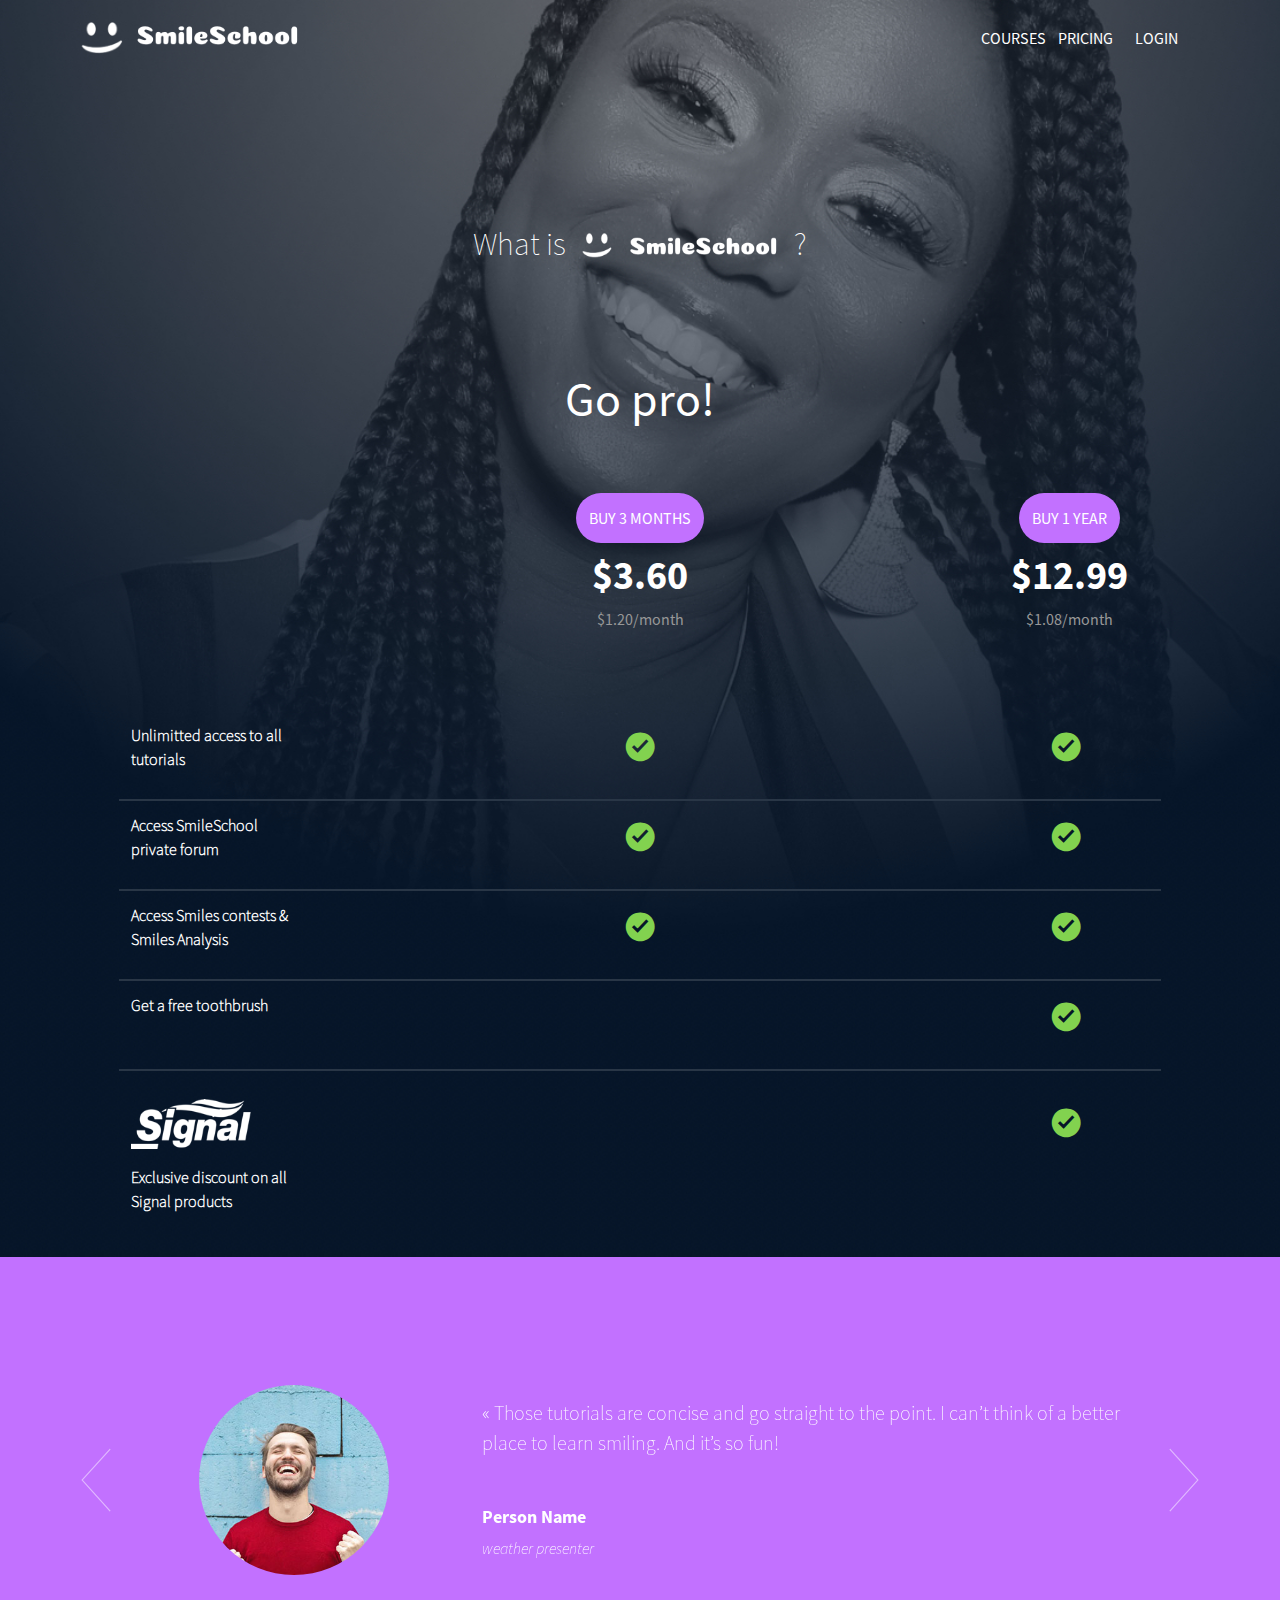
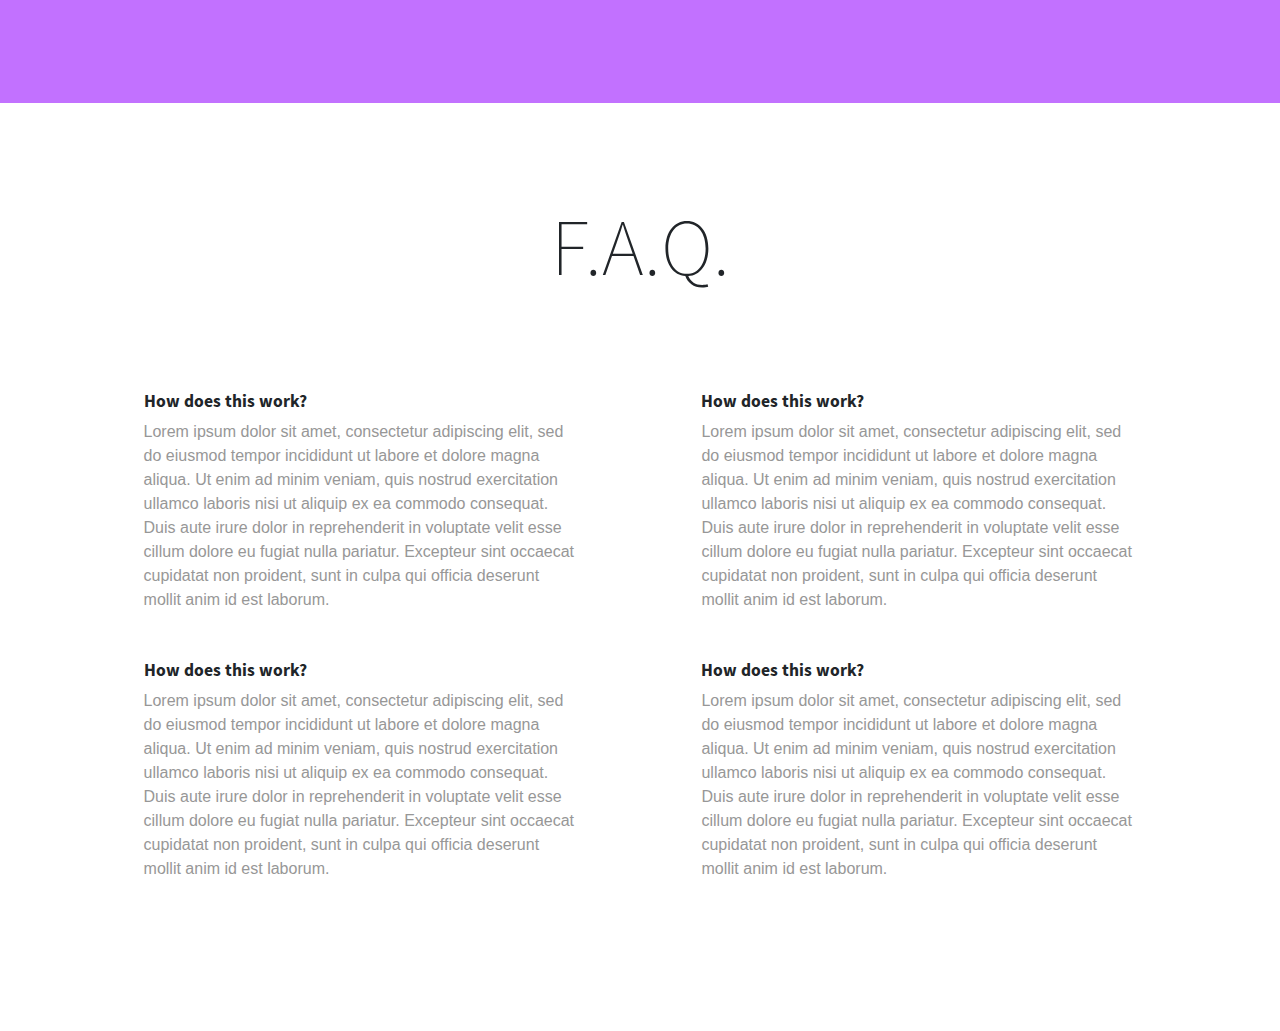
<file: 3-pricing.html>
<!DOCTYPE html>
<html lang="en">
    <head>
        <meta charset="UTF-8">
        <meta name="viewport" content="width=device-width, initial-scale=1.0">
        <title>Smile School</title>
        <link rel="icon" href="images/favicon.ico">
        <!-- Style files -->
        <link rel="stylesheet" href="styles.css">
        
        <!-- Google fonts -->
        <link href="https://fonts.googleapis.com/css?family=Source+Sans+Pro&display=swap" rel="stylesheet">
        <link href="https://fonts.googleapis.com/css?family=Coiny&display=swap" rel="stylesheet">
        
        <!-- bootstrap -->
        <script src="https://code.jquery.com/jquery-3.4.1.min.js" integrity="sha256-CSXorXvZcTkaix6Yvo6HppcZGetbYMGWSFlBw8HfCJo=" crossorigin="anonymous"></script>
        <script src="https://stackpath.bootstrapcdn.com/bootstrap/4.4.1/js/bootstrap.min.js" integrity="sha384-wfSDF2E50Y2D1uUdj0O3uMBJnjuUD4Ih7YwaYd1iqfktj0Uod8GCExl3Og8ifwB6" crossorigin="anonymous"></script>
        <script src="https://cdnjs.cloudflare.com/ajax/libs/popper.js/1.12.9/umd/popper.min.js" integrity="sha384-ApNbgh9B+Y1QKtv3Rn7W3mgPxhU9K/ScQsAP7hUibX39j7fakFPskvXusvfa0b4Q" crossorigin="anonymous"></script>
        <link rel="stylesheet" href="https://stackpath.bootstrapcdn.com/bootstrap/4.4.1/css/bootstrap.min.css" integrity="sha384-Vkoo8x4CGsO3+Hhxv8T/Q5PaXtkKtu6ug5TOeNV6gBiFeWPGFN9MuhOf23Q9Ifjh" crossorigin="anonymous">

    </head>
    <body>
        <!-- header section -->
        <section class="header pricing-header d-flex flex-column ">
            <nav class="navbar navbar-expand-lg navbar-light d-flex">
                <button class="navbar-toggler position-relative" type="button" data-toggle="collapse" data-target="#navbarNav" aria-controls="navbarNav" aria-expanded="false" aria-label="Toggle navigation">
                    <span class="position-absolute"><label class="holberton_icons-font"></label></span>
                </button>
                <a class="navbar-brand m-auto d-flex flex-column flex-lg-row flex-wrap flex-lg-nowrap justify-content-center align-items-center" href="#">
                    <img class="imgs mt-4 mt-lg-0 col-4 col-lg-2 p-2 " src="images/smile_off.png" alt="">
                    <img class="imgs col-7  col-lg-6 p-1" src="images/logo.png" alt="">
                </a>
                <div class="collapse navbar-collapse " id="navbarNav">
                    <ul class="navbar-nav ml-auto d-flex align-items-center">
                        <li class="nav-item col-3">
                            <a class="nav-link btn btn-link text-white regular-font text-center">COURSES</a>
                        </li>
                        <li class="nav-item col-3">
                            <a class="nav-link btn btn-link text-white regular-font text-center">PRICING</a>
                        </li>
                        <li class="nav-item col-3">
                            <a class="nav-link btn btn-link text-white regular-font text-center">LOGIN</a>
                        </li>
                    </ul>
                </div>
            </nav>
            <div class="text-white d-flex flex-column align-items-center mt-5">
                <div class="d-flex flex-row flex-nowrap justify-content-center flex-nowrap h-10">
                    <h3 class="light-font">What is</h3>
                    <span class="row mx-2  mx-lg-3">
                        <img class="img-fluid mr-2 mr-md-3 mt-sm-0 mt-sm-2" src="images/smile_off.png" alt="" srcset="">
                        <img class="img-fluid mt-sm-0 mt-sm-1 " src="images/logo.png" alt="">
                    </span>
                    <h3 class="light-font">?</h3>
                </div>
                <span class="">
                    <h1 class="regular-font">Go pro!</h1>
                </span>
            </div>
            <div class="d-flex justify-content-center flex-wrap col-12">
                <div class="text-white  col-11 d-flex flex-row align-items-center m-0 p-0 justify-content-end  prices">
        
                    <div class="p-0 col-6 col-sm-6 d-flex flex-column align-items-center justify-content-center">
                        <button class="btn btn-global mb-2">BUY 3 MONTHS</button>
                        <h1 class="bold-font ">$3.60</h1>
                        <span  class="regular-font ">$1.20/month</span>
                    </div>
                    <div class="p-0 col-6 col-sm-3 d-flex flex-column align-items-center justify-content-center ">
                        <button class="btn btn-global mb-2">BUY 1 YEAR</button>
                        <h1 class="bold-font ">$12.99</h1>
                        <span class="regular-font ">$1.08/month</span>
                    </div>
                </div>

                <table class="table col-10 text-white ">
                    <tbody>
                        <thead>
                            <th></th>
                            <td><p class="regular-font d-block d-sm-none text-center ">3 MONTHES</p></td>
                            <td><p class="regular-font d-block d-sm-none text-center ">1 YEAR</p></td>
                        </thead>
                        <tr>
                            <th scope="row"class="light-font borders col-2">Unlimitted access to all tutorials</th>
                            <td class="holberton_icons-font borders  col-7 text-center"><p class="checks "></p></td>
                            <td class="holberton_icons-font borders  col-2 text-center"><p class="checks" ></p></td>
                        </tr>
                        <tr>
                            <th scope="row"class="light-font borders">Access SmileSchool private forum</th>
                            <td class="holberton_icons-font borders "><p class="checks text-center" ></p></td>
                            <td class="holberton_icons-font borders"><p class="checks text-center" ></p></td>
                        </tr>
                        <tr>
                            <th scope="row"class="light-font borders">Access Smiles contests & Smiles Analysis</th>
                            <td class="holberton_icons-font borders "><p class="checks text-center" ></p></td>
                            <td class="holberton_icons-font borders"><p class="checks text-center" ></p></td>
                        </tr>
                        <tr>
                            <th scope="row"class="light-font borders">Get a free toothbrush</th>
                            <td class="borders"></td>
                            <td class="holberton_icons-font borders"><p class="checks text-center" ></p></td>
                        </tr>
                        <tr>
                            <th class="light-font">
                                <img class="img-fluid mt-3" src="images/signal.png" alt="">
                                <p class="mt-3">Exclusive discount on all Signal products</p>
                            </th>
                            <td class=""></td>
                            <td class="holberton_icons-font"><p class="checks text-center mt-3" ></p></td>
                        </tr>
                    </tbody>
                </table>
            </div>
        </section>
        <!-- quotes carousel section -->
        <section id="carouselExampleControls3" class="carousel slide my_slider" data-ride="carousel">
            <div class="carousel-inner">
              <!-- Main div target -->
              <div class="carousel-item active mt-5 mb-5 text-white">
                <div class="div-slider d-flex flex-row flex-wrap m-auto justify-content-between align-items-center col-10">
                    <div class="col-12 col-md-3 d-flex align-items-center justify-content-center m-auto">
                        <img class="" src="images/profile_5.jpg" alt="">
                    </div>
                    <div class="col-12 mt-5 mt-md-0 col-md-8">
                        <p>« Those tutorials are concise and go straight to the point. I can’t think of a better place to learn smiling. And it’s so fun!</p>
                        <div class="mt-5">
                            <h2>Person Name</h2>
                            <span>weather presenter</span>
                        </div>
                    </div>
                </div>
              </div>
              <div class="carousel-item mt-5 mb-5 text-white">
                <div class="div-slider d-flex flex-row flex-wrap m-auto justify-content-between align-items-center col-10">
                    <div class="col-12 col-md-3 d-flex align-items-center justify-content-center m-auto">
                        <img class="" src="images/profile_5.jpg" alt="">
                    </div>
                    <div class="col-12 mt-5 mt-md-0 col-md-8">
                        <p>« Those tutorials are concise and go straight to the point. I can’t think of a better place to learn smiling. And it’s so fun!</p>
                        <div class="mt-5">
                            <h2>Person Name</h2>
                            <span>weather presenter</span>
                        </div>
                    </div>
                </div>
              </div>
              
              <div class="carousel-item mt-5 mb-5 text-white">
                <div class="div-slider d-flex flex-row flex-wrap m-auto justify-content-between align-items-center col-10">
                    <div class="col-12 col-md-3 d-flex align-items-center justify-content-center m-auto">
                        <img class="" src="images/profile_5.jpg" alt="">
                    </div>
                    <div class="col-12 mt-5 mt-md-0 col-md-8">
                        <p>« Those tutorials are concise and go straight to the point. I can’t think of a better place to learn smiling. And it’s so fun!</p>
                        <div class="mt-5">
                            <h2>Person Name</h2>
                            <span>weather presenter</span>
                        </div>
                    </div>
                </div>
              </div>
            </div>
            <!-- buttons -->
            <a class="carousel-control-prev" href="#carouselExampleControls3" role="button" data-slide="prev">
              <span class="prev-icon" aria-hidden="true"></span>
              <span class="sr-only">Previous</span>
            </a>
            <a class="carousel-control-next" href="#carouselExampleControls3" role="button" data-slide="next">
              <span class="next-icon" aria-hidden="true"></span>
              <span class="sr-only">Next</span>
            </a>
        </section>
        <!-- FAQ section -->
        <section class="container faq col-12 d-flex flex-column align-items-center justify-content-center">
            <span class="text-center my-5"><h1 class="my-5 light-font">F.A.Q.</h1></span>
            <div class="col-11 d-flex flex-row flex-wrap justify-content-around align-items-center">
                <div class="col-12 col-md-5 d-flex flex-column ">
                    <h6 class="bold-font ">How does this work?</h6>
                    <p class="mt-3 mb-5 mt-md-0 mb-md-0">Lorem ipsum dolor sit amet, consectetur adipiscing elit, sed do eiusmod tempor incididunt ut labore et dolore magna
                        aliqua. Ut enim ad minim veniam, quis nostrud exercitation ullamco laboris nisi ut aliquip ex ea commodo consequat.
                        Duis aute irure dolor in reprehenderit in voluptate velit esse cillum dolore eu fugiat nulla pariatur. Excepteur
                        sint occaecat cupidatat non proident, sunt in culpa qui officia deserunt mollit anim id est laborum.</p>
                </div>
                <div class="col-12 col-md-5">
                    <h6 class="bold-font mt-5 mt-md-0">How does this work?</h6>
                    <p class="mt-3 mb-5 mt-md-0 mb-md-0">Lorem ipsum dolor sit amet, consectetur adipiscing elit, sed do eiusmod tempor incididunt ut labore et dolore magna
                        aliqua. Ut enim ad minim veniam, quis nostrud exercitation ullamco laboris nisi ut aliquip ex ea commodo consequat.
                        Duis aute irure dolor in reprehenderit in voluptate velit esse cillum dolore eu fugiat nulla pariatur. Excepteur
                        sint occaecat cupidatat non proident, sunt in culpa qui officia deserunt mollit anim id est laborum.</p>
                </div>
                <div class="col-12 col-md-5 mt-md-5">
                    <h6 class="bold-font mt-5 mt-sm-0">How does this work?</h6>
                    <p class="mt-3 mb-5 mt-md-0 mb-md-0">Lorem ipsum dolor sit amet, consectetur adipiscing elit, sed do eiusmod tempor incididunt ut labore et dolore magna
                        aliqua. Ut enim ad minim veniam, quis nostrud exercitation ullamco laboris nisi ut aliquip ex ea commodo consequat.
                        Duis aute irure dolor in reprehenderit in voluptate velit esse cillum dolore eu fugiat nulla pariatur. Excepteur
                        sint occaecat cupidatat non proident, sunt in culpa qui officia deserunt mollit anim id est laborum.</p>
                </div>
                <div class="col-12 col-md-5 mt-md-5">
                    <h6 class="bold-font mt-5 mt-md-0">How does this work?</h6>
                    <p class="mt-3 mb-5 mt-md-0 mb-md-0">Lorem ipsum dolor sit amet, consectetur adipiscing elit, sed do eiusmod tempor incididunt ut labore et dolore magna
                        aliqua. Ut enim ad minim veniam, quis nostrud exercitation ullamco laboris nisi ut aliquip ex ea commodo consequat.
                        Duis aute irure dolor in reprehenderit in voluptate velit esse cillum dolore eu fugiat nulla pariatur. Excepteur
                        sint occaecat cupidatat non proident, sunt in culpa qui officia deserunt mollit anim id est laborum.</p>
                </div>
            </div>
        </section>

    </body>
</html>
</file>
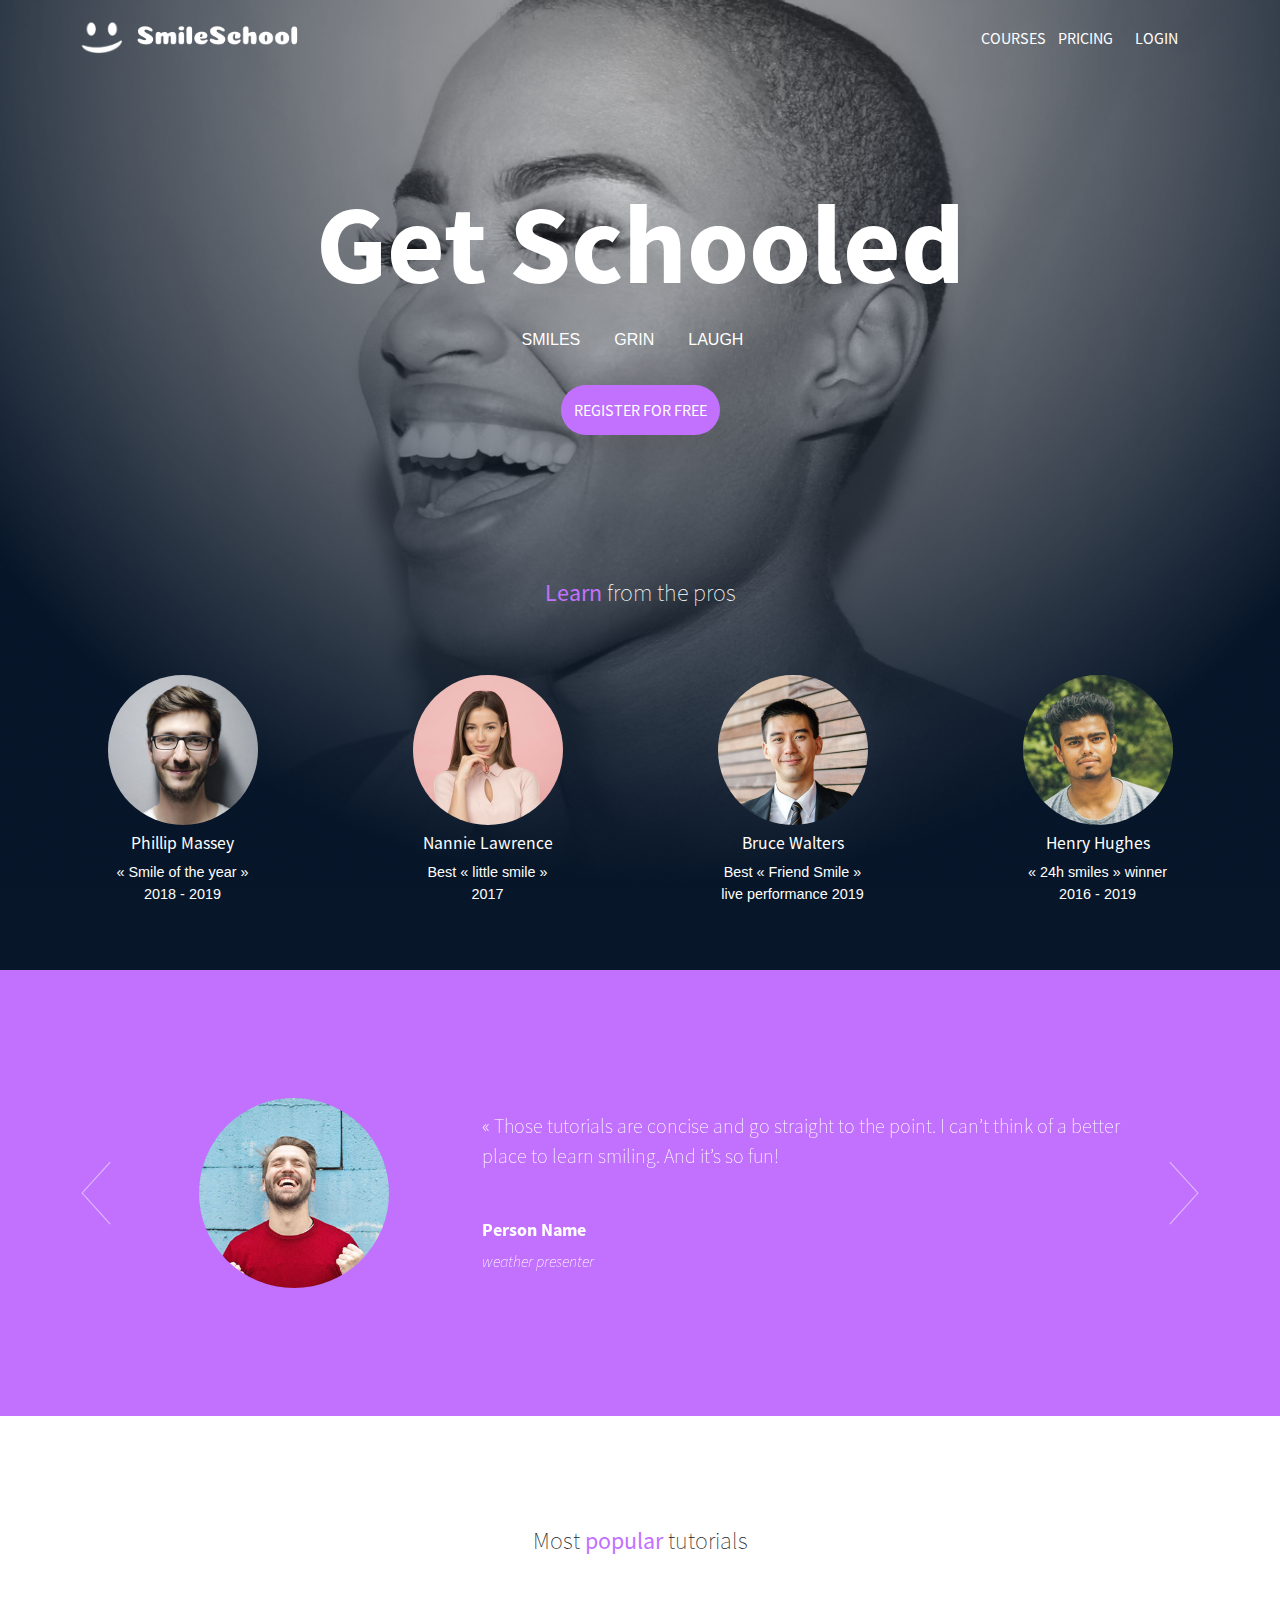
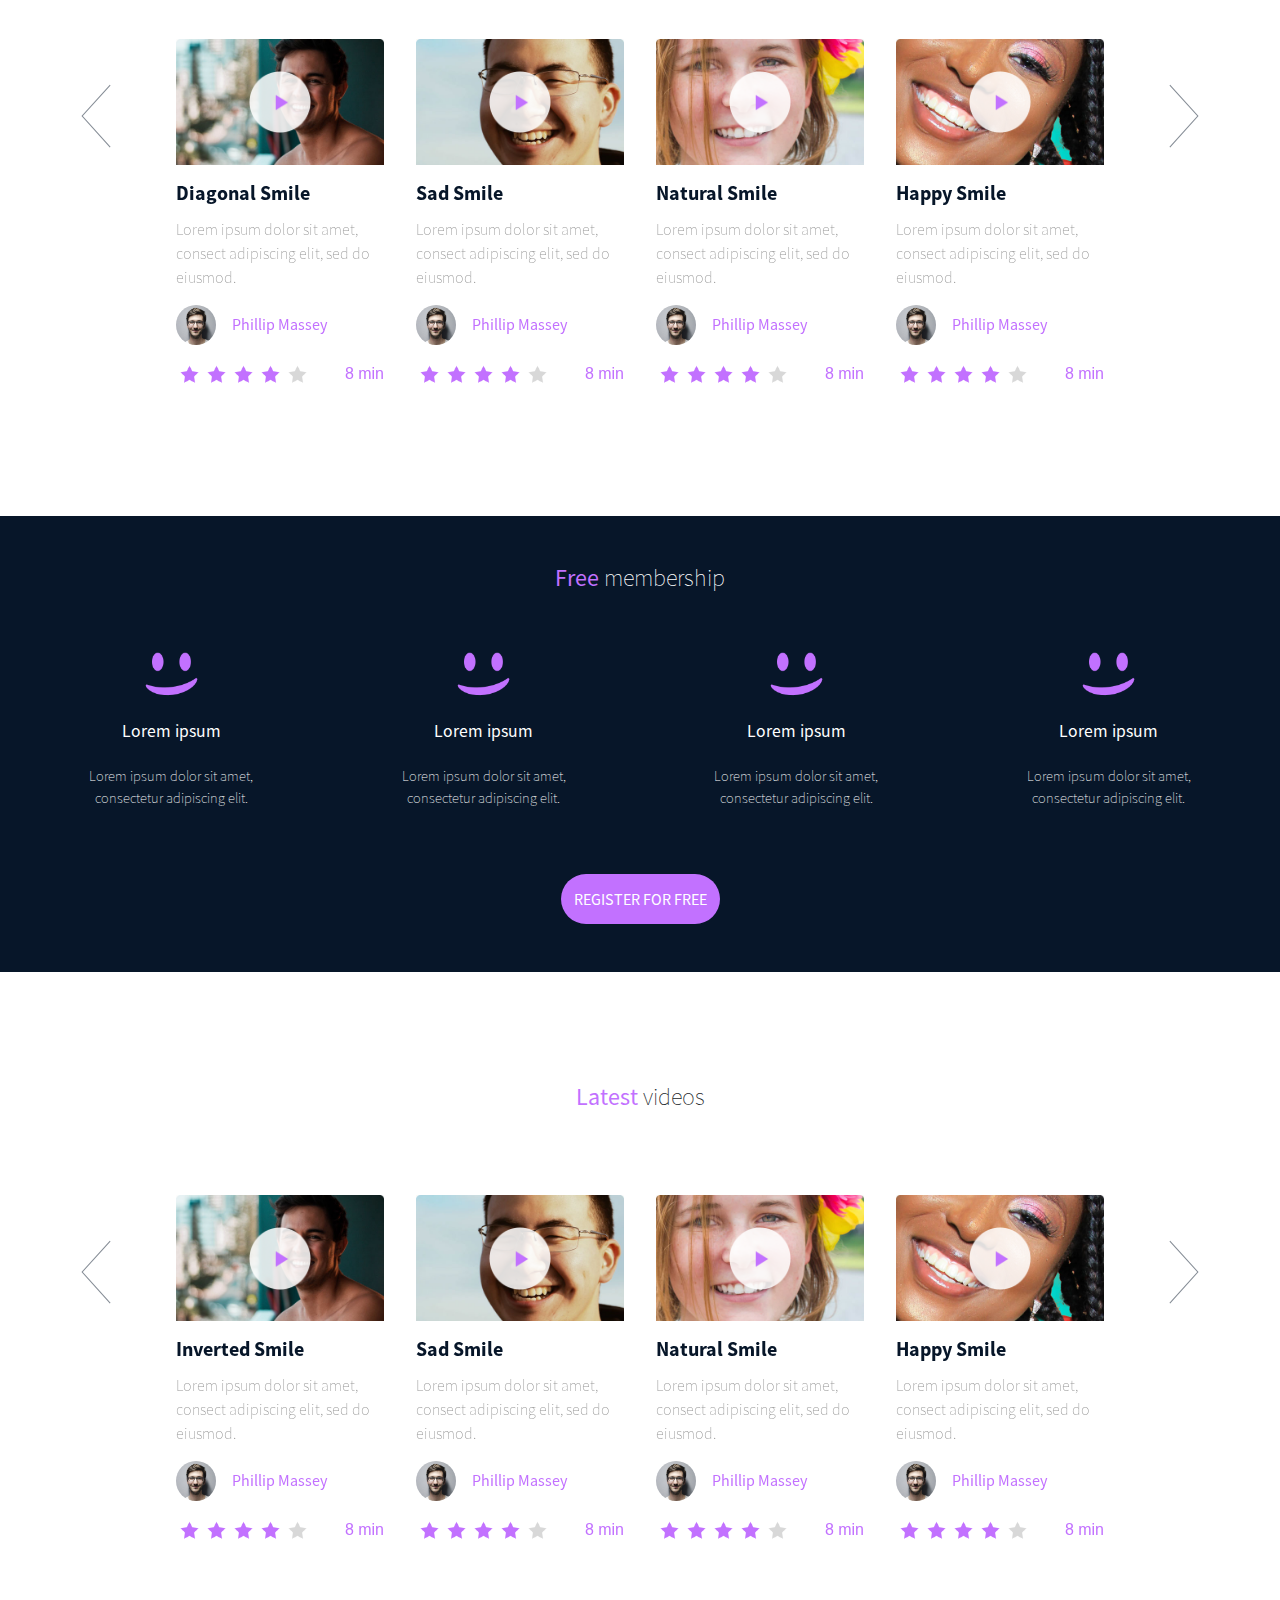
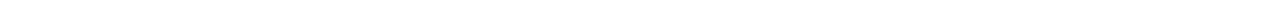
<file: 4-homepage.html>
<!DOCTYPE html>
<html lang="en">
    <head>
        <meta charset="UTF-8">
        <meta name="viewport" content="width=device-width, initial-scale=1.0">
        <title>Smile School</title>
        <link rel="icon" href="images/favicon.ico">
        <!-- Style files -->
        <link rel="stylesheet" href="styles.css">
        
        <!-- Google fonts -->
        <link href="https://fonts.googleapis.com/css?family=Source+Sans+Pro&display=swap" rel="stylesheet">
        <link href="https://fonts.googleapis.com/css?family=Coiny&display=swap" rel="stylesheet">
        
        <!-- bootstrap -->
        <script src="https://code.jquery.com/jquery-3.4.1.min.js" integrity="sha256-CSXorXvZcTkaix6Yvo6HppcZGetbYMGWSFlBw8HfCJo=" crossorigin="anonymous"></script>
        <script src="https://stackpath.bootstrapcdn.com/bootstrap/4.4.1/js/bootstrap.min.js" integrity="sha384-wfSDF2E50Y2D1uUdj0O3uMBJnjuUD4Ih7YwaYd1iqfktj0Uod8GCExl3Og8ifwB6" crossorigin="anonymous"></script>
        <script src="https://cdnjs.cloudflare.com/ajax/libs/popper.js/1.12.9/umd/popper.min.js" integrity="sha384-ApNbgh9B+Y1QKtv3Rn7W3mgPxhU9K/ScQsAP7hUibX39j7fakFPskvXusvfa0b4Q" crossorigin="anonymous"></script>
        <link rel="stylesheet" href="https://stackpath.bootstrapcdn.com/bootstrap/4.4.1/css/bootstrap.min.css" integrity="sha384-Vkoo8x4CGsO3+Hhxv8T/Q5PaXtkKtu6ug5TOeNV6gBiFeWPGFN9MuhOf23Q9Ifjh" crossorigin="anonymous">

    </head>
    <body>
        <!-- header section -->
        <section class="header d-flex flex-column justify-content-between">
            <nav class="navbar navbar-expand-lg navbar-light d-flex">
                <button class="navbar-toggler position-relative" type="button" data-toggle="collapse" data-target="#navbarNav" aria-controls="navbarNav" aria-expanded="false" aria-label="Toggle navigation">
                    <span class="position-absolute"><label class="holberton_icons-font"></label></span>
                </button>
                <a class="navbar-brand m-auto d-flex flex-column flex-lg-row flex-wrap flex-lg-nowrap justify-content-center align-items-center" href="#">
                    <img class="imgs mt-4 mt-lg-0 col-4 col-lg-2 p-2 " src="images/smile_off.png" alt="">
                    <img class="imgs col-7  col-lg-6 p-1" src="images/logo.png" alt="">
                </a>
                <div class="collapse navbar-collapse " id="navbarNav">
                    <ul class="navbar-nav ml-auto d-flex align-items-center">
                        <li class="nav-item col-3">
                            <a class="nav-link btn btn-link text-white regular-font text-center">COURSES</a>
                        </li>
                        <li class="nav-item col-3">
                            <a class="nav-link btn btn-link text-white regular-font text-center">PRICING</a>
                        </li>
                        <li class="nav-item col-3">
                            <a class="nav-link btn btn-link text-white regular-font text-center">LOGIN</a>
                        </li>
                    </ul>
                </div>
            </nav>
            <div class="text-white d-flex align-items-center justify-content-center flex-wrap ">
                <h1 class="bold-font first_title">Get Schooled</h1>
                <ul class="nav justify-content-center col-12">
                    <li class="nav-item">
                        <a class="nav-link btn btn-link text-decoration-none">SMILES</a>
                    </li>
                    <li class="nav-item">
                        <a class="nav-link btn btn-link text-decoration-none" >GRIN</a>
                    </li>
                    <li class="nav-item">
                        <a class="nav-link btn btn-link text-decoration-none" >LAUGH</a>
                    </li>
                </ul>
                <button class="btn btn-global shadow-lg mt-4">REGISTER FOR FREE</button>
            </div>
            <div class="d-flex flex-column align-items-center text-white col-12 pros">
                <div>
                    <p class="light-font">
                        <span class="regular-font">Learn</span>
                        from the pros                        
                    </p>
                </div>
                <div class="d-flex flex-row flex-wrap justify-content-around col-12 mt-5 "> 
                    <div class="col-6 col-lg-3 d-flex flex-column align-items-center">
                        <img src="images/profile_1.jpg" class="profile_images" alt="">
                        <h3 class="text-center mt-md-2 mt-3 regular-font">Phillip Massey</h3>
                        <p class="text-center">« Smile of the year »<br>2018 - 2019</p>
                    </div>
                    <div class="col-6 col-lg-3 d-flex flex-column align-items-center">
                        <img src="images/profile_2.jpg" class="profile_images" alt="">
                        <h3 class="text-center mt-md-2 mt-3 regular-font">Nannie Lawrence</h3>
                        <p class="text-center">Best « little smile »<br>2017</p>
                    </div>
                    <div class="col-6 col-lg-3 d-flex flex-column align-items-center my-5 mt-md-0">
                        <img src="images/profile_3.jpg" class="profile_images" alt="">
                        <h3 class="text-center mt-md-2 mt-3 regular-font">Bruce Walters</h3>
                        <p class="text-center">Best « Friend Smile »<br>live performance 2019</p>
                    </div>
                    <div class="col-6 col-lg-3 d-flex flex-column align-items-center my-5 mt-md-0">
                        <img src="images/profile_4.jpg" class="profile_images" alt="">
                        <h3 class="text-center mt-md-2 mt-3 regular-font">Henry Hughes</h3>
                        <p class="text-center">« 24h smiles » winner<br> 2016 - 2019</p>
                    </div>
                </div>
            </div>
        </section>

        <!-- carousel section -->
        <section id="carouselExampleControls" class="carousel slide my_slider" data-ride="carousel">
            <div class="carousel-inner">
              <!-- Main div target -->
              <div class="carousel-item active mt-5 mb-5 text-white">
                <div class="div-slider d-flex flex-row flex-wrap m-auto justify-content-between align-items-center col-10">
                    <div class="col-12 col-md-3 d-flex align-items-center justify-content-center m-auto">
                        <img class="" src="images/profile_5.jpg" alt="">
                    </div>
                    <div class="col-12 mt-5 mt-md-0 col-md-8">
                        <p>« Those tutorials are concise and go straight to the point. I can’t think of a better place to learn smiling. And it’s so fun!</p>
                        <div class="mt-5">
                            <h2>Person Name</h2>
                            <span>weather presenter</span>
                        </div>
                    </div>
                </div>
              </div>
              <div class="carousel-item mt-5 mb-5 text-white">
                <div class="div-slider d-flex flex-row flex-wrap m-auto justify-content-between align-items-center col-10">
                    <div class="col-12 col-md-3 d-flex align-items-center justify-content-center m-auto">
                        <img class="" src="images/profile_5.jpg" alt="">
                    </div>
                    <div class="col-12 mt-5 mt-md-0 col-md-8">
                        <p>« Those tutorials are concise and go straight to the point. I can’t think of a better place to learn smiling. And it’s so fun!</p>
                        <div class="mt-5">
                            <h2>Person Name</h2>
                            <span>weather presenter</span>
                        </div>
                    </div>
                </div>
              </div>
              
              <div class="carousel-item mt-5 mb-5 text-white">
                <div class="div-slider d-flex flex-row flex-wrap m-auto justify-content-between align-items-center col-10">
                    <div class="col-12 col-md-3 d-flex align-items-center justify-content-center m-auto">
                        <img class="" src="images/profile_5.jpg" alt="">
                    </div>
                    <div class="col-12 mt-5 mt-md-0 col-md-8">
                        <p>« Those tutorials are concise and go straight to the point. I can’t think of a better place to learn smiling. And it’s so fun!</p>
                        <div class="mt-5">
                            <h2>Person Name</h2>
                            <span>weather presenter</span>
                        </div>
                    </div>
                </div>
              </div>
            </div>
            <!-- buttons -->
            <a class="carousel-control-prev" href="#carouselExampleControls" role="button" data-slide="prev">
              <span class="prev-icon" aria-hidden="true"></span>
              <span class="sr-only">Previous</span>
            </a>
            <a class="carousel-control-next" href="#carouselExampleControls" role="button" data-slide="next">
              <span class="next-icon" aria-hidden="true"></span>
              <span class="sr-only">Next</span>
            </a>
        </section>

        <!-- videos carousel section -->
        <section id="carouselExampleControls2" class="carousel slide videos-slider d-flex flex-column align-items-center justify-content-center mb-5" data-ride="carousel">

            <div class="my-5">
                <p class="light-font mt-5">Most <span class="regular-font">popular</span> tutorials</p>
            </div>
            <div class="carousel-inner container col-9 " role="listbox">

                 <!--First slide-->
                <div class="carousel-item active">
                    <div class="row ">
                        <div class="col-12 col-md-6 col-lg-3">
                            <div class="card-deck p-3">
                                <div class="view overlay position-relative">
                                    <div class="position-absolute  h-100 w-100 d-flex align-items-center justify-content-center">
                                        <img class="w-30 h-50" src="images/play.png" alt="">
                                    </div>
                                    <img class="img-fluid" src="images/thumbnail_1.jpg" alt="">
                                </div>
                                <div class="c-body">
                                    <h5 class="card-title mt-3 bold-font">Diagonal Smile</h5>
                                    <p class="light-font">
                                        Lorem ipsum dolor sit amet, consect adipiscing elit, sed do eiusmod.
                                    </p>
                                    <div class="d-flex justify-content-start align-items-center">
                                        <img src="images/profile_1.jpg" alt="">
                                        <h6 class="ml-3 mt-2 regular-font">Phillip Massey</h6>
                                    </div>
                                    <div class="mt-3 d-flex align-items-center ">
                                        <img class="p-1" src="images/star_on.png" alt="">
                                        <img class="p-1" src="images/star_on.png" alt="">
                                        <img class="p-1" src="images/star_on.png" alt="">
                                        <img class="p-1" src="images/star_on.png" alt="">
                                        <img class="p-1" src="images/star_off.png" alt="">
                                        <span class="ml-auto">8 min</span>
                                    </div>
                                </div>
                            </div>
                        </div>
                        <div class="col-md-6 col-lg-3 clearfix d-none d-md-block">
                            <div class="card-deck p-3">
                                <div class="view overlay position-relative">
                                    <div class="position-absolute  h-100 w-100 d-flex align-items-center justify-content-center">
                                        <img class="w-30 h-50" src="images/play.png" alt="">
                                    </div>
                                    <img class="img-fluid" src="images/thumbnail_2.jpg" alt="">
                                </div>
                                <div class="c-body">
                                    <h5 class="card-title mt-3 bold-font">Sad Smile</h5>
                                    <p class="light-font">
                                        Lorem ipsum dolor sit amet, consect adipiscing elit, sed do eiusmod.
                                    </p>
                                    <div class="d-flex justify-content-start align-items-center">
                                        <img src="images/profile_1.jpg" alt="">
                                        <h6 class="ml-3 mt-2 regular-font">Phillip Massey</h6>
                                    </div>
                                    <div class="mt-3 d-flex align-items-center ">
                                        <img class="p-1" src="images/star_on.png" alt="">
                                        <img class="p-1" src="images/star_on.png" alt="">
                                        <img class="p-1" src="images/star_on.png" alt="">
                                        <img class="p-1" src="images/star_on.png" alt="">
                                        <img class="p-1" src="images/star_off.png" alt="">
                                        <span class="ml-auto">8 min</span>
                                    </div>
                                </div>
                            </div>
                        </div>
                        <div class="col-md-3 clearfix d-none d-lg-block">
                            <div class="card-deck p-3">
                                <div class="view overlay position-relative">
                                    <div class="position-absolute  h-100 w-100 d-flex align-items-center justify-content-center">
                                        <img class="w-30 h-50" src="images/play.png" alt="">
                                    </div>
                                    <img class="img-fluid" src="images/thumbnail_3.jpg" alt="">
                                </div>
                                <div class="c-body">
                                    <h5 class="card-title mt-3 bold-font">Natural Smile</h5>
                                    <p class="light-font">
                                        Lorem ipsum dolor sit amet, consect adipiscing elit, sed do eiusmod.
                                    </p>
                                    <div class="d-flex justify-content-start align-items-center">
                                        <img src="images/profile_1.jpg" alt="">
                                        <h6 class="ml-3 mt-2 regular-font">Phillip Massey</h6>
                                    </div>
                                    <div class="mt-3 d-flex align-items-center ">
                                        <img class="p-1" src="images/star_on.png" alt="">
                                        <img class="p-1" src="images/star_on.png" alt="">
                                        <img class="p-1" src="images/star_on.png" alt="">
                                        <img class="p-1" src="images/star_on.png" alt="">
                                        <img class="p-1" src="images/star_off.png" alt="">
                                        <span class="ml-auto">8 min</span>
                                    </div>
                                </div>
                            </div>
                        </div>
                        <div class="col-md-3 clearfix d-none d-lg-block">
                            <div class="card-deck p-3">
                                <div class="view overlay position-relative">
                                    <div class="position-absolute  h-100 w-100 d-flex align-items-center justify-content-center">
                                        <img class="w-30 h-50" src="images/play.png" alt="">
                                    </div>
                                    <img class="img-fluid" src="images/thumbnail_4.jpg" alt="">
                                </div>
                                <div class="c-body">
                                    <h5 class="card-title mt-3 bold-font">Happy Smile</h5>
                                    <p class="light-font">
                                        Lorem ipsum dolor sit amet, consect adipiscing elit, sed do eiusmod.
                                    </p>
                                    <div class="d-flex justify-content-start align-items-center">
                                        <img src="images/profile_1.jpg" alt="">
                                        <h6 class="ml-3 mt-2 regular-font">Phillip Massey</h6>
                                    </div>
                                    <div class="mt-3 d-flex align-items-center ">
                                        <img class="p-1" src="images/star_on.png" alt="">
                                        <img class="p-1" src="images/star_on.png" alt="">
                                        <img class="p-1" src="images/star_on.png" alt="">
                                        <img class="p-1" src="images/star_on.png" alt="">
                                        <img class="p-1" src="images/star_off.png" alt="">
                                        <span class="ml-auto">8 min</span>
                                    </div>
                                </div>
                            </div>
                        </div>
                    </div>
                </div>
                <!--/.First slide-->

                <!--Second slide-->
                <div class="carousel-item">
                    <div class="row">
                        <div class="col-md-3 clearfix d-none d-lg-block">
                            <div class="card-deck p-3">
                                <div class="view overlay position-relative">
                                    <div class="position-absolute  h-100 w-100 d-flex align-items-center justify-content-center">
                                        <img class="w-30 h-50" src="images/play.png" alt="">
                                    </div>
                                    <img class="img-fluid" src="images/thumbnail_1.jpg" alt="">
                                </div>
                                <div class="c-body">
                                    <h5 class="card-title mt-3 bold-font">Diagonal Smile</h5>
                                    <p class="light-font">
                                        Lorem ipsum dolor sit amet, consect adipiscing elit, sed do eiusmod.
                                    </p>
                                    <div class="d-flex justify-content-start align-items-center">
                                        <img src="images/profile_1.jpg" alt="">
                                        <h6 class="ml-3 mt-2 regular-font">Phillip Massey</h6>
                                    </div>
                                    <div class="mt-3 d-flex align-items-center ">
                                        <img class="p-1" src="images/star_on.png" alt="">
                                        <img class="p-1" src="images/star_on.png" alt="">
                                        <img class="p-1" src="images/star_on.png" alt="">
                                        <img class="p-1" src="images/star_on.png" alt="">
                                        <img class="p-1" src="images/star_off.png" alt="">
                                        <span class="ml-auto">8 min</span>
                                    </div>
                                </div>
                            </div>
                        </div>
                        <div class="col-12 col-md-0 col-lg-3 d-block d-md-none d-lg-block">
                            <div class="card-deck p-3">
                                <div class="view overlay position-relative">
                                    <div class="position-absolute  h-100 w-100 d-flex align-items-center justify-content-center">
                                        <img class="w-30 h-50" src="images/play.png" alt="">
                                    </div>
                                    <img class="img-fluid" src="images/thumbnail_2.jpg" alt="">
                                </div>
                                <div class="c-body">
                                    <h5 class="card-title mt-3 bold-font">Sad Smile</h5>
                                    <p class="light-font">
                                        Lorem ipsum dolor sit amet, consect adipiscing elit, sed do eiusmod.
                                    </p>
                                    <div class="d-flex justify-content-start align-items-center">
                                        <img src="images/profile_1.jpg" alt="">
                                        <h6 class="ml-3 mt-2 regular-font">Phillip Massey</h6>
                                    </div>
                                    <div class="mt-3 d-flex align-items-center ">
                                        <img class="p-1" src="images/star_on.png" alt="">
                                        <img class="p-1" src="images/star_on.png" alt="">
                                        <img class="p-1" src="images/star_on.png" alt="">
                                        <img class="p-1" src="images/star_on.png" alt="">
                                        <img class="p-1" src="images/star_off.png" alt="">
                                        <span class="ml-auto">8 min</span>
                                    </div>
                                </div>
                            </div>
                        </div>
                        <div class="col-md-6 col-lg-3 clearfix d-none d-md-block">
                            <div class="card-deck p-3">
                                <div class="view overlay position-relative">
                                    <div class="position-absolute  h-100 w-100 d-flex align-items-center justify-content-center">
                                        <img class="w-30 h-50" src="images/play.png" alt="">
                                    </div>
                                    <img class="img-fluid" src="images/thumbnail_3.jpg" alt="">
                                </div>
                                <div class="c-body">
                                    <h5 class="card-title mt-3 bold-font">Natural Smile</h5>
                                    <p class="light-font">
                                        Lorem ipsum dolor sit amet, consect adipiscing elit, sed do eiusmod.
                                    </p>
                                    <div class="d-flex justify-content-start align-items-center">
                                        <img src="images/profile_1.jpg" alt="">
                                        <h6 class="ml-3 mt-2 regular-font">Phillip Massey</h6>
                                    </div>
                                    <div class="mt-3 d-flex align-items-center ">
                                        <img class="p-1" src="images/star_on.png" alt="">
                                        <img class="p-1" src="images/star_on.png" alt="">
                                        <img class="p-1" src="images/star_on.png" alt="">
                                        <img class="p-1" src="images/star_on.png" alt="">
                                        <img class="p-1" src="images/star_off.png" alt="">
                                        <span class="ml-auto">8 min</span>
                                    </div>
                                </div>
                            </div>
                        </div>
                        <div class="col-md-6 col-lg-3 clearfix d-none d-md-block">
                            <div class="card-deck p-3">
                                <div class="view overlay position-relative">
                                    <div class="position-absolute  h-100 w-100 d-flex align-items-center justify-content-center">
                                        <img class="w-30 h-50" src="images/play.png" alt="">
                                    </div>
                                    <img class="img-fluid" src="images/thumbnail_4.jpg" alt="">
                                </div>
                                <div class="c-body">
                                    <h5 class="card-title mt-3 bold-font">Happy Smile</h5>
                                    <p class="light-font">
                                        Lorem ipsum dolor sit amet, consect adipiscing elit, sed do eiusmod.
                                    </p>
                                    <div class="d-flex justify-content-start align-items-center">
                                        <img src="images/profile_1.jpg" alt="">
                                        <h6 class="ml-3 mt-2 regular-font">Phillip Massey</h6>
                                    </div>
                                    <div class="mt-3 d-flex align-items-center ">
                                        <img class="p-1" src="images/star_on.png" alt="">
                                        <img class="p-1" src="images/star_on.png" alt="">
                                        <img class="p-1" src="images/star_on.png" alt="">
                                        <img class="p-1" src="images/star_on.png" alt="">
                                        <img class="p-1" src="images/star_off.png" alt="">
                                        <span class="ml-auto">8 min</span>
                                    </div>
                                </div>
                            </div>
                        </div>
                    </div>
                </div>
                <!--/.Second slide-->

                <!--Third slide-->
                <div class="carousel-item">
                    <div class="row">
                        <div class="col-12 col-md-6 col-lg-3 clearfix d-none d-md-block">
                            <div class="card-deck p-3">
                                <div class="view overlay position-relative">
                                    <div class="position-absolute  h-100 w-100 d-flex align-items-center justify-content-center">
                                        <img class="w-30 h-50" src="images/play.png" alt="">
                                    </div>
                                    <img class="img-fluid" src="images/thumbnail_1.jpg" alt="">
                                </div>
                                <div class="c-body">
                                    <h5 class="card-title mt-3 bold-font">Diagonal Smile</h5>
                                    <p class="light-font">
                                        Lorem ipsum dolor sit amet, consect adipiscing elit, sed do eiusmod.
                                    </p>
                                    <div class="d-flex justify-content-start align-items-center">
                                        <img src="images/profile_1.jpg" alt="">
                                        <h6 class="ml-3 mt-2 regular-font">Phillip Massey</h6>
                                    </div>
                                    <div class="mt-3 d-flex align-items-center ">
                                        <img class="p-1" src="images/star_on.png" alt="">
                                        <img class="p-1" src="images/star_on.png" alt="">
                                        <img class="p-1" src="images/star_on.png" alt="">
                                        <img class="p-1" src="images/star_on.png" alt="">
                                        <img class="p-1" src="images/star_off.png" alt="">
                                        <span class="ml-auto">8 min</span>
                                    </div>
                                </div>
                            </div>
                        </div>
                        <div class="col-md-6 col-lg-3 clearfix d-none d-md-block">
                            <div class="card-deck p-3">
                                <div class="view overlay position-relative">
                                    <div class="position-absolute  h-100 w-100 d-flex align-items-center justify-content-center">
                                        <img class="w-30 h-50" src="images/play.png" alt="">
                                    </div>
                                    <img class="img-fluid" src="images/thumbnail_2.jpg" alt="">
                                </div>
                                <div class="c-body">
                                    <h5 class="card-title mt-3 bold-font">Sad Smile</h5>
                                    <p class="light-font">
                                        Lorem ipsum dolor sit amet, consect adipiscing elit, sed do eiusmod.
                                    </p>
                                    <div class="d-flex justify-content-start align-items-center">
                                        <img src="images/profile_1.jpg" alt="">
                                        <h6 class="ml-3 mt-2 regular-font">Phillip Massey</h6>
                                    </div>
                                    <div class="mt-3 d-flex align-items-center ">
                                        <img class="p-1" src="images/star_on.png" alt="">
                                        <img class="p-1" src="images/star_on.png" alt="">
                                        <img class="p-1" src="images/star_on.png" alt="">
                                        <img class="p-1" src="images/star_on.png" alt="">
                                        <img class="p-1" src="images/star_off.png" alt="">
                                        <span class="ml-auto">8 min</span>
                                    </div>
                                </div>
                            </div>
                        </div>
                        <div class="col-12 col-md-3 d-block d-md-none d-lg-block">
                            <div class="card-deck p-3">
                                <div class="view overlay position-relative">
                                    <div class="position-absolute  h-100 w-100 d-flex align-items-center justify-content-center">
                                        <img class="w-30 h-50" src="images/play.png" alt="">
                                    </div>
                                    <img class="img-fluid" src="images/thumbnail_3.jpg" alt="">
                                </div>
                                <div class="c-body">
                                    <h5 class="card-title mt-3 bold-font">Natural Smile</h5>
                                    <p class="light-font">
                                        Lorem ipsum dolor sit amet, consect adipiscing elit, sed do eiusmod.
                                    </p>
                                    <div class="d-flex justify-content-start align-items-center">
                                        <img src="images/profile_1.jpg" alt="">
                                        <h6 class="ml-3 mt-2 regular-font">Phillip Massey</h6>
                                    </div>
                                    <div class="mt-3 d-flex align-items-center ">
                                        <img class="p-1" src="images/star_on.png" alt="">
                                        <img class="p-1" src="images/star_on.png" alt="">
                                        <img class="p-1" src="images/star_on.png" alt="">
                                        <img class="p-1" src="images/star_on.png" alt="">
                                        <img class="p-1" src="images/star_off.png" alt="">
                                        <span class="ml-auto">8 min</span>
                                    </div>
                                </div>
                            </div>
                        </div>
                        <div class="col-md-3 clearfix d-none d-lg-block">
                            <div class="card-deck p-3">
                                <div class="view overlay position-relative">
                                    <div class="position-absolute  h-100 w-100 d-flex align-items-center justify-content-center">
                                        <img class="w-30 h-50" src="images/play.png" alt="">
                                    </div>
                                    <img class="img-fluid" src="images/thumbnail_4.jpg" alt="">
                                </div>
                                <div class="c-body">
                                    <h5 class="card-title mt-3 bold-font">Happy Smile</h5>
                                    <p class="light-font">
                                        Lorem ipsum dolor sit amet, consect adipiscing elit, sed do eiusmod.
                                    </p>
                                    <div class="d-flex justify-content-start align-items-center">
                                        <img src="images/profile_1.jpg" alt="">
                                        <h6 class="ml-3 mt-2 regular-font">Phillip Massey</h6>
                                    </div>
                                    <div class="mt-3 d-flex align-items-center ">
                                        <img class="p-1" src="images/star_on.png" alt="">
                                        <img class="p-1" src="images/star_on.png" alt="">
                                        <img class="p-1" src="images/star_on.png" alt="">
                                        <img class="p-1" src="images/star_on.png" alt="">
                                        <img class="p-1" src="images/star_off.png" alt="">
                                        <span class="ml-auto">8 min</span>
                                    </div>
                                </div>
                            </div>
                        </div>
                    </div>
                </div>
                <!--/.Third slide-->

                <!-- Four slide -->
                <div class="carousel-item">
                    <div class="row">
                        <div class="col-md-3 clearfix d-none d-lg-block">
                            <div class="card-deck p-3">
                                <div class="view overlay position-relative">
                                    <div class="position-absolute  h-100 w-100 d-flex align-items-center justify-content-center">
                                        <img class="w-30 h-50" src="images/play.png" alt="">
                                    </div>
                                    <img class="img-fluid" src="images/thumbnail_1.jpg" alt="">
                                </div>
                                <div class="c-body">
                                    <h5 class="card-title mt-3 bold-font">Diagonal Smile</h5>
                                    <p class="light-font">
                                        Lorem ipsum dolor sit amet, consect adipiscing elit, sed do eiusmod.
                                    </p>
                                    <div class="d-flex justify-content-start align-items-center">
                                        <img src="images/profile_1.jpg" alt="">
                                        <h6 class="ml-3 mt-2 regular-font">Phillip Massey</h6>
                                    </div>
                                    <div class="mt-3 d-flex align-items-center ">
                                        <img class="p-1" src="images/star_on.png" alt="">
                                        <img class="p-1" src="images/star_on.png" alt="">
                                        <img class="p-1" src="images/star_on.png" alt="">
                                        <img class="p-1" src="images/star_on.png" alt="">
                                        <img class="p-1" src="images/star_off.png" alt="">
                                        <span class="ml-auto">8 min</span>
                                    </div>
                                </div>
                            </div>
                        </div>
                        <div class="col-md-3 clearfix d-none d-lg-block">
                            <div class="card-deck p-3">
                                <div class="view overlay position-relative">
                                    <div class="position-absolute  h-100 w-100 d-flex align-items-center justify-content-center">
                                        <img class="w-30 h-50" src="images/play.png" alt="">
                                    </div>
                                    <img class="img-fluid" src="images/thumbnail_2.jpg" alt="">
                                </div>
                                <div class="c-body">
                                    <h5 class="card-title mt-3 bold-font">Sad Smile</h5>
                                    <p class="light-font">
                                        Lorem ipsum dolor sit amet, consect adipiscing elit, sed do eiusmod.
                                    </p>
                                    <div class="d-flex justify-content-start align-items-center">
                                        <img src="images/profile_1.jpg" alt="">
                                        <h6 class="ml-3 mt-2 regular-font">Phillip Massey</h6>
                                    </div>
                                    <div class="mt-3 d-flex align-items-center ">
                                        <img class="p-1" src="images/star_on.png" alt="">
                                        <img class="p-1" src="images/star_on.png" alt="">
                                        <img class="p-1" src="images/star_on.png" alt="">
                                        <img class="p-1" src="images/star_on.png" alt="">
                                        <img class="p-1" src="images/star_off.png" alt="">
                                        <span class="ml-auto">8 min</span>
                                    </div>
                                </div>
                            </div>
                        </div>
                        <div class="col-md-6 col-lg-3 clearfix d-none d-md-block">
                            <div class="card-deck p-3">
                                <div class="view overlay position-relative">
                                    <div class="position-absolute  h-100 w-100 d-flex align-items-center justify-content-center">
                                        <img class="w-30 h-50" src="images/play.png" alt="">
                                    </div>
                                    <img class="img-fluid" src="images/thumbnail_3.jpg" alt="">
                                </div>
                                <div class="c-body">
                                    <h5 class="card-title mt-3 bold-font">Natural Smile</h5>
                                    <p class="light-font">
                                        Lorem ipsum dolor sit amet, consect adipiscing elit, sed do eiusmod.
                                    </p>
                                    <div class="d-flex justify-content-start align-items-center">
                                        <img src="images/profile_1.jpg" alt="">
                                        <h6 class="ml-3 mt-2 regular-font">Phillip Massey</h6>
                                    </div>
                                    <div class="mt-3 d-flex align-items-center ">
                                        <img class="p-1" src="images/star_on.png" alt="">
                                        <img class="p-1" src="images/star_on.png" alt="">
                                        <img class="p-1" src="images/star_on.png" alt="">
                                        <img class="p-1" src="images/star_on.png" alt="">
                                        <img class="p-1" src="images/star_off.png" alt="">
                                        <span class="ml-auto">8 min</span>
                                    </div>
                                </div>
                            </div>
                        </div>
                        <div class="col-12 col-md-6 col-lg-3 d-block">
                            <div class="card-deck p-3">
                                <div class="view overlay position-relative">
                                    <div class="position-absolute  h-100 w-100 d-flex align-items-center justify-content-center">
                                        <img class="w-30 h-50" src="images/play.png" alt="">
                                    </div>
                                    <img class="img-fluid" src="images/thumbnail_4.jpg" alt="">
                                </div>
                                <div class="c-body">
                                    <h5 class="card-title mt-3 bold-font">Happy Smile</h5>
                                    <p class="light-font">
                                        Lorem ipsum dolor sit amet, consect adipiscing elit, sed do eiusmod.
                                    </p>
                                    <div class="d-flex justify-content-start align-items-center">
                                        <img src="images/profile_1.jpg" alt="">
                                        <h6 class="ml-3 mt-2 regular-font">Phillip Massey</h6>
                                    </div>
                                    <div class="mt-3 d-flex align-items-center ">
                                        <img class="p-1" src="images/star_on.png" alt="">
                                        <img class="p-1" src="images/star_on.png" alt="">
                                        <img class="p-1" src="images/star_on.png" alt="">
                                        <img class="p-1" src="images/star_on.png" alt="">
                                        <img class="p-1" src="images/star_off.png" alt="">
                                        <span class="ml-auto">8 min</span>
                                    </div>
                                </div>
                            </div>
                        </div>
                    </div>
                </div>
                <!-- /. Four slide -->
            </div>

            <!-- buttons -->
            <a class="carousel-control-prev" href="#carouselExampleControls2" role="button" data-slide="prev">
              <span class="prev-icon" aria-hidden="true"></span>
              <span class="sr-only">Previous</span>
            </a>
            <a class="carousel-control-next" href="#carouselExampleControls2" role="button" data-slide="next">
              <span class="next-icon" aria-hidden="true"></span>
              <span class="sr-only">Next</span>
            </a>
        </section>

        <!-- membership section -->
        <section class="members d-flex flex-column justify-content-center align-items-center">
            <div class="col-12 text-center mt-5 mb-1">
                <h2 class="light-font"><span class="regular-font">Free</span> membership</h2>
            </div>
            <div class="d-flex flex-row flex-wrap col-12 justify-content-center">
                <div class="col-7 col-md-5 col-lg-3 p-4 p-md-5 d-flex flex-column align-items-center justify-content-center">
                    <img class="img-fluid" src="images/smile_on.png" alt="">
                    <h6 class="regular-font my-4">
                        Lorem ipsum
                    </h6>
                    <p class="light-font text-center">Lorem ipsum dolor sit amet, consectetur adipiscing elit.</p>
                </div>
                <div class="col-7 col-md-5 col-lg-3 p-4 p-md-5 d-flex flex-column align-items-center justify-content-center">
                    <img class="img-fluid" src="images/smile_on.png" alt="">
                    <h6 class="regular-font my-4">
                        Lorem ipsum
                    </h6>
                    <p class="light-font text-center">Lorem ipsum dolor sit amet, consectetur adipiscing elit.</p>
                </div>
                <div class="col-7 col-md-5 col-lg-3 p-4 p-md-5 d-flex flex-column align-items-center justify-content-center">
                    <img class="img-fluid" src="images/smile_on.png" alt="">
                    <h6 class="regular-font my-4">
                        Lorem ipsum
                    </h6>
                    <p class="light-font text-center">Lorem ipsum dolor sit amet, consectetur adipiscing elit.</p>
                </div>
                <div class="col-7 col-md-5 col-lg-3 p-4 p-md-5 d-flex flex-column align-items-center justify-content-center">
                    <img class="img-fluid" src="images/smile_on.png" alt="">
                    <h6 class="regular-font my-4">
                        Lorem ipsum
                    </h6>
                    <p class="light-font text-center">Lorem ipsum dolor sit amet, consectetur adipiscing elit.</p>
                </div>
            </div>
            <div class="my-5 my-lg-0 mb-lg-5">
                <button class="btn btn-global">REGISTER FOR FREE</button>
            </div>
        </section>

        <!-- latest videos carousel -->
        <section id="carouselExampleControls3" class="carousel slide videos-slider d-flex flex-column align-items-center justify-content-center mb-5" data-ride="carousel">

            <div class="my-5">
                <p class="light-font mt-5"><span class="regular-font">Latest</span> videos</p>
            </div>
            <div class="carousel-inner container col-9 " role="listbox">

                 <!--First slide-->
                <div class="carousel-item active">
                    <div class="row ">
                        <div class="col-12 col-md-6 col-lg-3">
                            <div class="card-deck p-3">
                                <div class="view overlay position-relative">
                                    <div class="position-absolute  h-100 w-100 d-flex align-items-center justify-content-center">
                                        <img class="w-30 h-50" src="images/play.png" alt="">
                                    </div>
                                    <img class="img-fluid" src="images/thumbnail_1.jpg" alt="">
                                </div>
                                <div class="c-body">
                                    <h5 class="card-title mt-3 bold-font">Inverted Smile</h5>
                                    <p class="light-font">
                                        Lorem ipsum dolor sit amet, consect adipiscing elit, sed do eiusmod.
                                    </p>
                                    <div class="d-flex justify-content-start align-items-center">
                                        <img src="images/profile_1.jpg" alt="">
                                        <h6 class="ml-3 mt-2 regular-font">Phillip Massey</h6>
                                    </div>
                                    <div class="mt-3 d-flex align-items-center ">
                                        <img class="p-1" src="images/star_on.png" alt="">
                                        <img class="p-1" src="images/star_on.png" alt="">
                                        <img class="p-1" src="images/star_on.png" alt="">
                                        <img class="p-1" src="images/star_on.png" alt="">
                                        <img class="p-1" src="images/star_off.png" alt="">
                                        <span class="ml-auto">8 min</span>
                                    </div>
                                </div>
                            </div>
                        </div>
                        <div class="col-md-6 col-lg-3 clearfix d-none d-md-block">
                            <div class="card-deck p-3">
                                <div class="view overlay position-relative">
                                    <div class="position-absolute  h-100 w-100 d-flex align-items-center justify-content-center">
                                        <img class="w-30 h-50" src="images/play.png" alt="">
                                    </div>
                                    <img class="img-fluid" src="images/thumbnail_2.jpg" alt="">
                                </div>
                                <div class="c-body">
                                    <h5 class="card-title mt-3 bold-font">Sad Smile</h5>
                                    <p class="light-font">
                                        Lorem ipsum dolor sit amet, consect adipiscing elit, sed do eiusmod.
                                    </p>
                                    <div class="d-flex justify-content-start align-items-center">
                                        <img src="images/profile_1.jpg" alt="">
                                        <h6 class="ml-3 mt-2 regular-font">Phillip Massey</h6>
                                    </div>
                                    <div class="mt-3 d-flex align-items-center ">
                                        <img class="p-1" src="images/star_on.png" alt="">
                                        <img class="p-1" src="images/star_on.png" alt="">
                                        <img class="p-1" src="images/star_on.png" alt="">
                                        <img class="p-1" src="images/star_on.png" alt="">
                                        <img class="p-1" src="images/star_off.png" alt="">
                                        <span class="ml-auto">8 min</span>
                                    </div>
                                </div>
                            </div>
                        </div>
                        <div class="col-md-3 clearfix d-none d-lg-block">
                            <div class="card-deck p-3">
                                <div class="view overlay position-relative">
                                    <div class="position-absolute  h-100 w-100 d-flex align-items-center justify-content-center">
                                        <img class="w-30 h-50" src="images/play.png" alt="">
                                    </div>
                                    <img class="img-fluid" src="images/thumbnail_3.jpg" alt="">
                                </div>
                                <div class="c-body">
                                    <h5 class="card-title mt-3 bold-font">Natural Smile</h5>
                                    <p class="light-font">
                                        Lorem ipsum dolor sit amet, consect adipiscing elit, sed do eiusmod.
                                    </p>
                                    <div class="d-flex justify-content-start align-items-center">
                                        <img src="images/profile_1.jpg" alt="">
                                        <h6 class="ml-3 mt-2 regular-font">Phillip Massey</h6>
                                    </div>
                                    <div class="mt-3 d-flex align-items-center ">
                                        <img class="p-1" src="images/star_on.png" alt="">
                                        <img class="p-1" src="images/star_on.png" alt="">
                                        <img class="p-1" src="images/star_on.png" alt="">
                                        <img class="p-1" src="images/star_on.png" alt="">
                                        <img class="p-1" src="images/star_off.png" alt="">
                                        <span class="ml-auto">8 min</span>
                                    </div>
                                </div>
                            </div>
                        </div>
                        <div class="col-md-3 clearfix d-none d-lg-block">
                            <div class="card-deck p-3">
                                <div class="view overlay position-relative">
                                    <div class="position-absolute  h-100 w-100 d-flex align-items-center justify-content-center">
                                        <img class="w-30 h-50" src="images/play.png" alt="">
                                    </div>
                                    <img class="img-fluid" src="images/thumbnail_4.jpg" alt="">
                                </div>
                                <div class="c-body">
                                    <h5 class="card-title mt-3 bold-font">Happy Smile</h5>
                                    <p class="light-font">
                                        Lorem ipsum dolor sit amet, consect adipiscing elit, sed do eiusmod.
                                    </p>
                                    <div class="d-flex justify-content-start align-items-center">
                                        <img src="images/profile_1.jpg" alt="">
                                        <h6 class="ml-3 mt-2 regular-font">Phillip Massey</h6>
                                    </div>
                                    <div class="mt-3 d-flex align-items-center ">
                                        <img class="p-1" src="images/star_on.png" alt="">
                                        <img class="p-1" src="images/star_on.png" alt="">
                                        <img class="p-1" src="images/star_on.png" alt="">
                                        <img class="p-1" src="images/star_on.png" alt="">
                                        <img class="p-1" src="images/star_off.png" alt="">
                                        <span class="ml-auto">8 min</span>
                                    </div>
                                </div>
                            </div>
                        </div>
                    </div>
                </div>
                <!--/.First slide-->

                <!--Second slide-->
                <div class="carousel-item">
                    <div class="row">
                        <div class="col-md-3 clearfix d-none d-lg-block">
                            <div class="card-deck p-3">
                                <div class="view overlay position-relative">
                                    <div class="position-absolute  h-100 w-100 d-flex align-items-center justify-content-center">
                                        <img class="w-30 h-50" src="images/play.png" alt="">
                                    </div>
                                    <img class="img-fluid" src="images/thumbnail_1.jpg" alt="">
                                </div>
                                <div class="c-body">
                                    <h5 class="card-title mt-3 bold-font">Inverted Smile</h5>
                                    <p class="light-font">
                                        Lorem ipsum dolor sit amet, consect adipiscing elit, sed do eiusmod.
                                    </p>
                                    <div class="d-flex justify-content-start align-items-center">
                                        <img src="images/profile_1.jpg" alt="">
                                        <h6 class="ml-3 mt-2 regular-font">Phillip Massey</h6>
                                    </div>
                                    <div class="mt-3 d-flex align-items-center ">
                                        <img class="p-1" src="images/star_on.png" alt="">
                                        <img class="p-1" src="images/star_on.png" alt="">
                                        <img class="p-1" src="images/star_on.png" alt="">
                                        <img class="p-1" src="images/star_on.png" alt="">
                                        <img class="p-1" src="images/star_off.png" alt="">
                                        <span class="ml-auto">8 min</span>
                                    </div>
                                </div>
                            </div>
                        </div>
                        <div class="col-12 col-md-0 col-lg-3 d-block d-md-none d-lg-block">
                            <div class="card-deck p-3">
                                <div class="view overlay position-relative">
                                    <div class="position-absolute  h-100 w-100 d-flex align-items-center justify-content-center">
                                        <img class="w-30 h-50" src="images/play.png" alt="">
                                    </div>
                                    <img class="img-fluid" src="images/thumbnail_2.jpg" alt="">
                                </div>
                                <div class="c-body">
                                    <h5 class="card-title mt-3 bold-font">Sad Smile</h5>
                                    <p class="light-font">
                                        Lorem ipsum dolor sit amet, consect adipiscing elit, sed do eiusmod.
                                    </p>
                                    <div class="d-flex justify-content-start align-items-center">
                                        <img src="images/profile_1.jpg" alt="">
                                        <h6 class="ml-3 mt-2 regular-font">Phillip Massey</h6>
                                    </div>
                                    <div class="mt-3 d-flex align-items-center ">
                                        <img class="p-1" src="images/star_on.png" alt="">
                                        <img class="p-1" src="images/star_on.png" alt="">
                                        <img class="p-1" src="images/star_on.png" alt="">
                                        <img class="p-1" src="images/star_on.png" alt="">
                                        <img class="p-1" src="images/star_off.png" alt="">
                                        <span class="ml-auto">8 min</span>
                                    </div>
                                </div>
                            </div>
                        </div>
                        <div class="col-md-6 col-lg-3 clearfix d-none d-md-block">
                            <div class="card-deck p-3">
                                <div class="view overlay position-relative">
                                    <div class="position-absolute  h-100 w-100 d-flex align-items-center justify-content-center">
                                        <img class="w-30 h-50" src="images/play.png" alt="">
                                    </div>
                                    <img class="img-fluid" src="images/thumbnail_3.jpg" alt="">
                                </div>
                                <div class="c-body">
                                    <h5 class="card-title mt-3 bold-font">Natural Smile</h5>
                                    <p class="light-font">
                                        Lorem ipsum dolor sit amet, consect adipiscing elit, sed do eiusmod.
                                    </p>
                                    <div class="d-flex justify-content-start align-items-center">
                                        <img src="images/profile_1.jpg" alt="">
                                        <h6 class="ml-3 mt-2 regular-font">Phillip Massey</h6>
                                    </div>
                                    <div class="mt-3 d-flex align-items-center ">
                                        <img class="p-1" src="images/star_on.png" alt="">
                                        <img class="p-1" src="images/star_on.png" alt="">
                                        <img class="p-1" src="images/star_on.png" alt="">
                                        <img class="p-1" src="images/star_on.png" alt="">
                                        <img class="p-1" src="images/star_off.png" alt="">
                                        <span class="ml-auto">8 min</span>
                                    </div>
                                </div>
                            </div>
                        </div>
                        <div class="col-md-6 col-lg-3 clearfix d-none d-md-block">
                            <div class="card-deck p-3">
                                <div class="view overlay position-relative">
                                    <div class="position-absolute  h-100 w-100 d-flex align-items-center justify-content-center">
                                        <img class="w-30 h-50" src="images/play.png" alt="">
                                    </div>
                                    <img class="img-fluid" src="images/thumbnail_4.jpg" alt="">
                                </div>
                                <div class="c-body">
                                    <h5 class="card-title mt-3 bold-font">Happy Smile</h5>
                                    <p class="light-font">
                                        Lorem ipsum dolor sit amet, consect adipiscing elit, sed do eiusmod.
                                    </p>
                                    <div class="d-flex justify-content-start align-items-center">
                                        <img src="images/profile_1.jpg" alt="">
                                        <h6 class="ml-3 mt-2 regular-font">Phillip Massey</h6>
                                    </div>
                                    <div class="mt-3 d-flex align-items-center ">
                                        <img class="p-1" src="images/star_on.png" alt="">
                                        <img class="p-1" src="images/star_on.png" alt="">
                                        <img class="p-1" src="images/star_on.png" alt="">
                                        <img class="p-1" src="images/star_on.png" alt="">
                                        <img class="p-1" src="images/star_off.png" alt="">
                                        <span class="ml-auto">8 min</span>
                                    </div>
                                </div>
                            </div>
                        </div>
                    </div>
                </div>
                <!--/.Second slide-->

                <!--Third slide-->
                <div class="carousel-item">
                    <div class="row">
                        <div class="col-12 col-md-6 col-lg-3 clearfix d-none d-md-block">
                            <div class="card-deck p-3">
                                <div class="view overlay position-relative">
                                    <div class="position-absolute  h-100 w-100 d-flex align-items-center justify-content-center">
                                        <img class="w-30 h-50" src="images/play.png" alt="">
                                    </div>
                                    <img class="img-fluid" src="images/thumbnail_1.jpg" alt="">
                                </div>
                                <div class="c-body">
                                    <h5 class="card-title mt-3 bold-font">Inverted Smile</h5>
                                    <p class="light-font">
                                        Lorem ipsum dolor sit amet, consect adipiscing elit, sed do eiusmod.
                                    </p>
                                    <div class="d-flex justify-content-start align-items-center">
                                        <img src="images/profile_1.jpg" alt="">
                                        <h6 class="ml-3 mt-2 regular-font">Phillip Massey</h6>
                                    </div>
                                    <div class="mt-3 d-flex align-items-center ">
                                        <img class="p-1" src="images/star_on.png" alt="">
                                        <img class="p-1" src="images/star_on.png" alt="">
                                        <img class="p-1" src="images/star_on.png" alt="">
                                        <img class="p-1" src="images/star_on.png" alt="">
                                        <img class="p-1" src="images/star_off.png" alt="">
                                        <span class="ml-auto">8 min</span>
                                    </div>
                                </div>
                            </div>
                        </div>
                        <div class="col-md-6 col-lg-3 clearfix d-none d-md-block">
                            <div class="card-deck p-3">
                                <div class="view overlay position-relative">
                                    <div class="position-absolute  h-100 w-100 d-flex align-items-center justify-content-center">
                                        <img class="w-30 h-50" src="images/play.png" alt="">
                                    </div>
                                    <img class="img-fluid" src="images/thumbnail_2.jpg" alt="">
                                </div>
                                <div class="c-body">
                                    <h5 class="card-title mt-3 bold-font">Sad Smile</h5>
                                    <p class="light-font">
                                        Lorem ipsum dolor sit amet, consect adipiscing elit, sed do eiusmod.
                                    </p>
                                    <div class="d-flex justify-content-start align-items-center">
                                        <img src="images/profile_1.jpg" alt="">
                                        <h6 class="ml-3 mt-2 regular-font">Phillip Massey</h6>
                                    </div>
                                    <div class="mt-3 d-flex align-items-center ">
                                        <img class="p-1" src="images/star_on.png" alt="">
                                        <img class="p-1" src="images/star_on.png" alt="">
                                        <img class="p-1" src="images/star_on.png" alt="">
                                        <img class="p-1" src="images/star_on.png" alt="">
                                        <img class="p-1" src="images/star_off.png" alt="">
                                        <span class="ml-auto">8 min</span>
                                    </div>
                                </div>
                            </div>
                        </div>
                        <div class="col-12 col-md-3 d-block d-md-none d-lg-block">
                            <div class="card-deck p-3">
                                <div class="view overlay position-relative">
                                    <div class="position-absolute  h-100 w-100 d-flex align-items-center justify-content-center">
                                        <img class="w-30 h-50" src="images/play.png" alt="">
                                    </div>
                                    <img class="img-fluid" src="images/thumbnail_3.jpg" alt="">
                                </div>
                                <div class="c-body">
                                    <h5 class="card-title mt-3 bold-font">Natural Smile</h5>
                                    <p class="light-font">
                                        Lorem ipsum dolor sit amet, consect adipiscing elit, sed do eiusmod.
                                    </p>
                                    <div class="d-flex justify-content-start align-items-center">
                                        <img src="images/profile_1.jpg" alt="">
                                        <h6 class="ml-3 mt-2 regular-font">Phillip Massey</h6>
                                    </div>
                                    <div class="mt-3 d-flex align-items-center ">
                                        <img class="p-1" src="images/star_on.png" alt="">
                                        <img class="p-1" src="images/star_on.png" alt="">
                                        <img class="p-1" src="images/star_on.png" alt="">
                                        <img class="p-1" src="images/star_on.png" alt="">
                                        <img class="p-1" src="images/star_off.png" alt="">
                                        <span class="ml-auto">8 min</span>
                                    </div>
                                </div>
                            </div>
                        </div>
                        <div class="col-md-3 clearfix d-none d-lg-block">
                            <div class="card-deck p-3">
                                <div class="view overlay position-relative">
                                    <div class="position-absolute  h-100 w-100 d-flex align-items-center justify-content-center">
                                        <img class="w-30 h-50" src="images/play.png" alt="">
                                    </div>
                                    <img class="img-fluid" src="images/thumbnail_4.jpg" alt="">
                                </div>
                                <div class="c-body">
                                    <h5 class="card-title mt-3 bold-font">Happy Smile</h5>
                                    <p class="light-font">
                                        Lorem ipsum dolor sit amet, consect adipiscing elit, sed do eiusmod.
                                    </p>
                                    <div class="d-flex justify-content-start align-items-center">
                                        <img src="images/profile_1.jpg" alt="">
                                        <h6 class="ml-3 mt-2 regular-font">Phillip Massey</h6>
                                    </div>
                                    <div class="mt-3 d-flex align-items-center ">
                                        <img class="p-1" src="images/star_on.png" alt="">
                                        <img class="p-1" src="images/star_on.png" alt="">
                                        <img class="p-1" src="images/star_on.png" alt="">
                                        <img class="p-1" src="images/star_on.png" alt="">
                                        <img class="p-1" src="images/star_off.png" alt="">
                                        <span class="ml-auto">8 min</span>
                                    </div>
                                </div>
                            </div>
                        </div>
                    </div>
                </div>
                <!--/.Third slide-->

                <!-- Four slide -->
                <div class="carousel-item">
                    <div class="row">
                        <div class="col-md-3 clearfix d-none d-lg-block">
                            <div class="card-deck p-3">
                                <div class="view overlay position-relative">
                                    <div class="position-absolute  h-100 w-100 d-flex align-items-center justify-content-center">
                                        <img class="w-30 h-50" src="images/play.png" alt="">
                                    </div>
                                    <img class="img-fluid" src="images/thumbnail_1.jpg" alt="">
                                </div>
                                <div class="c-body">
                                    <h5 class="card-title mt-3 bold-font">Inverted Smile</h5>
                                    <p class="light-font">
                                        Lorem ipsum dolor sit amet, consect adipiscing elit, sed do eiusmod.
                                    </p>
                                    <div class="d-flex justify-content-start align-items-center">
                                        <img src="images/profile_1.jpg" alt="">
                                        <h6 class="ml-3 mt-2 regular-font">Phillip Massey</h6>
                                    </div>
                                    <div class="mt-3 d-flex align-items-center ">
                                        <img class="p-1" src="images/star_on.png" alt="">
                                        <img class="p-1" src="images/star_on.png" alt="">
                                        <img class="p-1" src="images/star_on.png" alt="">
                                        <img class="p-1" src="images/star_on.png" alt="">
                                        <img class="p-1" src="images/star_off.png" alt="">
                                        <span class="ml-auto">8 min</span>
                                    </div>
                                </div>
                            </div>
                        </div>
                        <div class="col-md-3 clearfix d-none d-lg-block">
                            <div class="card-deck p-3">
                                <div class="view overlay position-relative">
                                    <div class="position-absolute  h-100 w-100 d-flex align-items-center justify-content-center">
                                        <img class="w-30 h-50" src="images/play.png" alt="">
                                    </div>
                                    <img class="img-fluid" src="images/thumbnail_2.jpg" alt="">
                                </div>
                                <div class="c-body">
                                    <h5 class="card-title mt-3 bold-font">Sad Smile</h5>
                                    <p class="light-font">
                                        Lorem ipsum dolor sit amet, consect adipiscing elit, sed do eiusmod.
                                    </p>
                                    <div class="d-flex justify-content-start align-items-center">
                                        <img src="images/profile_1.jpg" alt="">
                                        <h6 class="ml-3 mt-2 regular-font">Phillip Massey</h6>
                                    </div>
                                    <div class="mt-3 d-flex align-items-center ">
                                        <img class="p-1" src="images/star_on.png" alt="">
                                        <img class="p-1" src="images/star_on.png" alt="">
                                        <img class="p-1" src="images/star_on.png" alt="">
                                        <img class="p-1" src="images/star_on.png" alt="">
                                        <img class="p-1" src="images/star_off.png" alt="">
                                        <span class="ml-auto">8 min</span>
                                    </div>
                                </div>
                            </div>
                        </div>
                        <div class="col-md-6 col-lg-3 clearfix d-none d-md-block">
                            <div class="card-deck p-3">
                                <div class="view overlay position-relative">
                                    <div class="position-absolute  h-100 w-100 d-flex align-items-center justify-content-center">
                                        <img class="w-30 h-50" src="images/play.png" alt="">
                                    </div>
                                    <img class="img-fluid" src="images/thumbnail_3.jpg" alt="">
                                </div>
                                <div class="c-body">
                                    <h5 class="card-title mt-3 bold-font">Natural Smile</h5>
                                    <p class="light-font">
                                        Lorem ipsum dolor sit amet, consect adipiscing elit, sed do eiusmod.
                                    </p>
                                    <div class="d-flex justify-content-start align-items-center">
                                        <img src="images/profile_1.jpg" alt="">
                                        <h6 class="ml-3 mt-2 regular-font">Phillip Massey</h6>
                                    </div>
                                    <div class="mt-3 d-flex align-items-center ">
                                        <img class="p-1" src="images/star_on.png" alt="">
                                        <img class="p-1" src="images/star_on.png" alt="">
                                        <img class="p-1" src="images/star_on.png" alt="">
                                        <img class="p-1" src="images/star_on.png" alt="">
                                        <img class="p-1" src="images/star_off.png" alt="">
                                        <span class="ml-auto">8 min</span>
                                    </div>
                                </div>
                            </div>
                        </div>
                        <div class="col-12 col-md-6 col-lg-3 d-block">
                            <div class="card-deck p-3">
                                <div class="view overlay position-relative">
                                    <div class="position-absolute  h-100 w-100 d-flex align-items-center justify-content-center">
                                        <img class="w-30 h-50" src="images/play.png" alt="">
                                    </div>
                                    <img class="img-fluid" src="images/thumbnail_4.jpg" alt="">
                                </div>
                                <div class="c-body">
                                    <h5 class="card-title mt-3 bold-font">Happy Smile</h5>
                                    <p class="light-font">
                                        Lorem ipsum dolor sit amet, consect adipiscing elit, sed do eiusmod.
                                    </p>
                                    <div class="d-flex justify-content-start align-items-center">
                                        <img src="images/profile_1.jpg" alt="">
                                        <h6 class="ml-3 mt-2 regular-font">Phillip Massey</h6>
                                    </div>
                                    <div class="mt-3 d-flex align-items-center ">
                                        <img class="p-1" src="images/star_on.png" alt="">
                                        <img class="p-1" src="images/star_on.png" alt="">
                                        <img class="p-1" src="images/star_on.png" alt="">
                                        <img class="p-1" src="images/star_on.png" alt="">
                                        <img class="p-1" src="images/star_off.png" alt="">
                                        <span class="ml-auto">8 min</span>
                                    </div>
                                </div>
                            </div>
                        </div>
                    </div>
                </div>
                <!-- /. Four slide -->
            </div>

            <!-- buttons -->
            <a class="carousel-control-prev" href="#carouselExampleControls3" role="button" data-slide="prev">
              <span class="prev-icon" aria-hidden="true"></span>
              <span class="sr-only">Previous</span>
            </a>
            <a class="carousel-control-next" href="#carouselExampleControls3" role="button" data-slide="next">
              <span class="next-icon" aria-hidden="true"></span>
              <span class="sr-only">Next</span>
            </a>
        </section>
    </body>
</html>
</file>
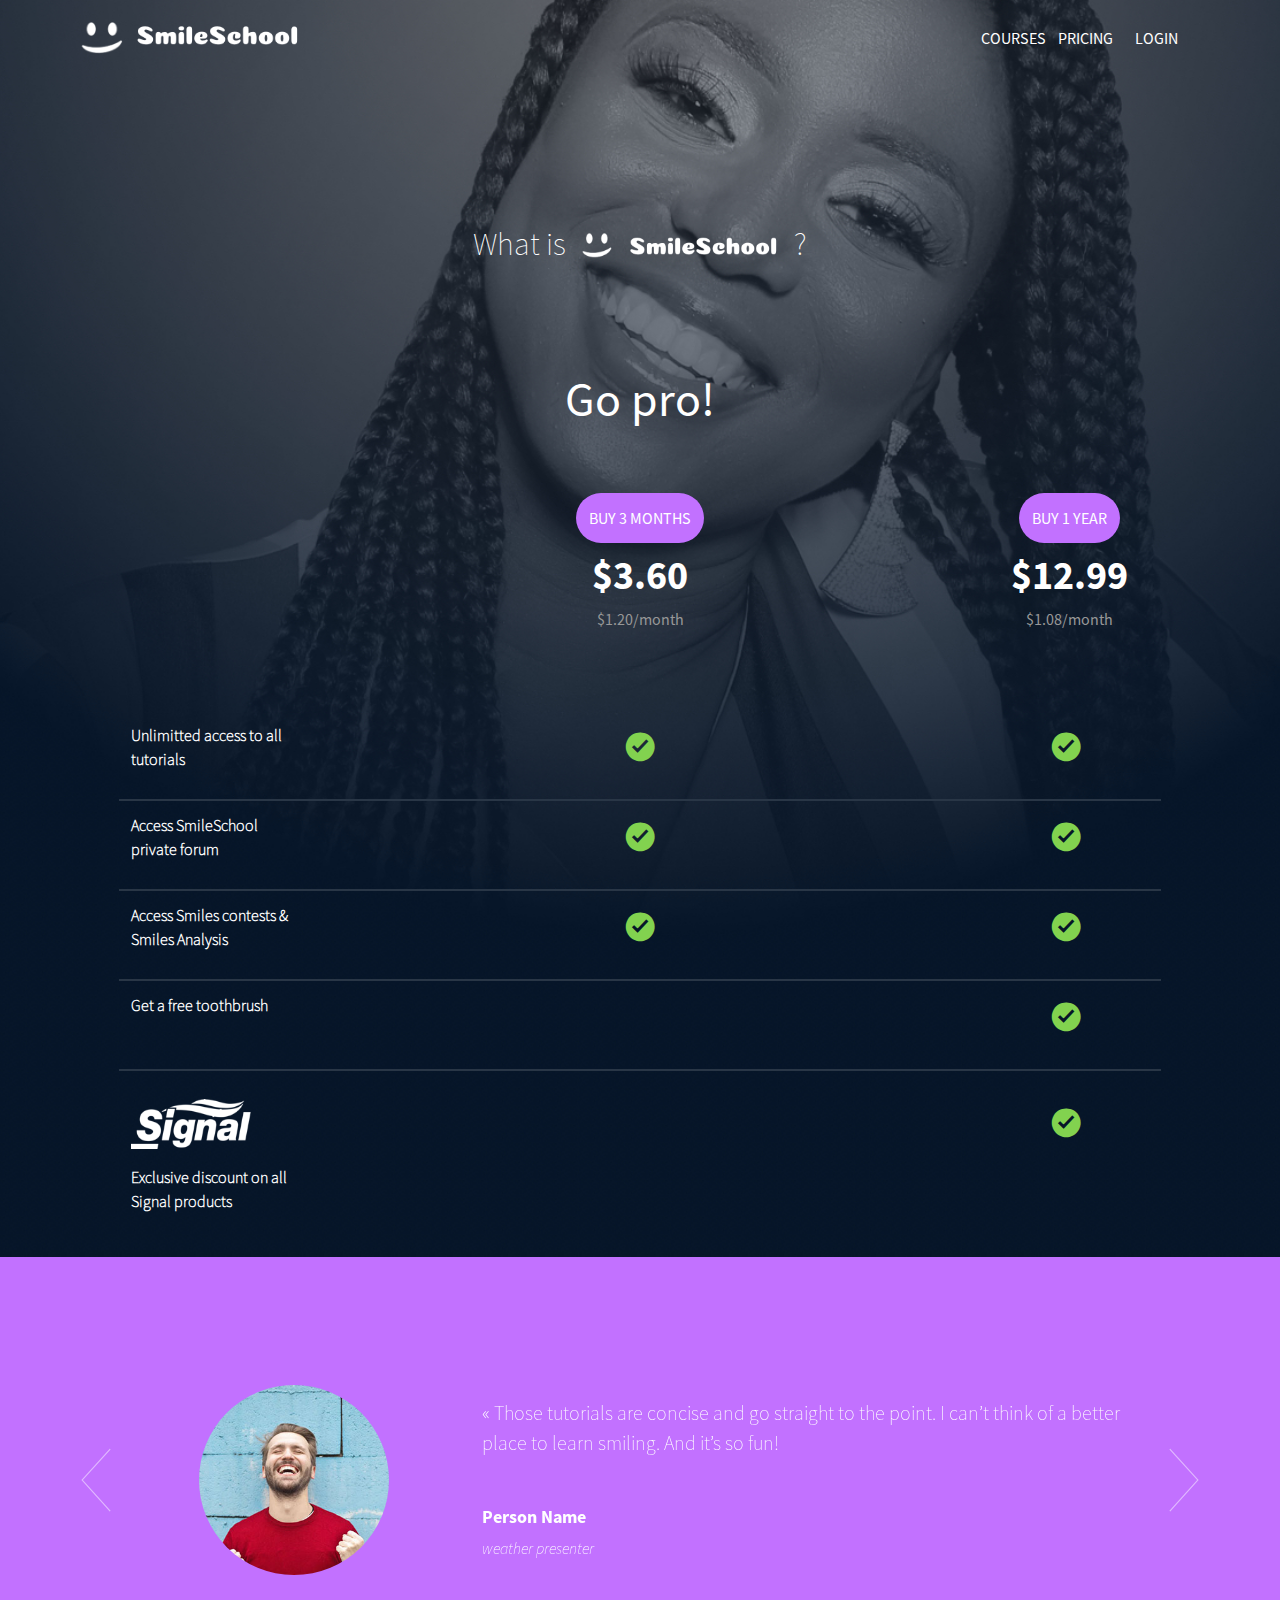
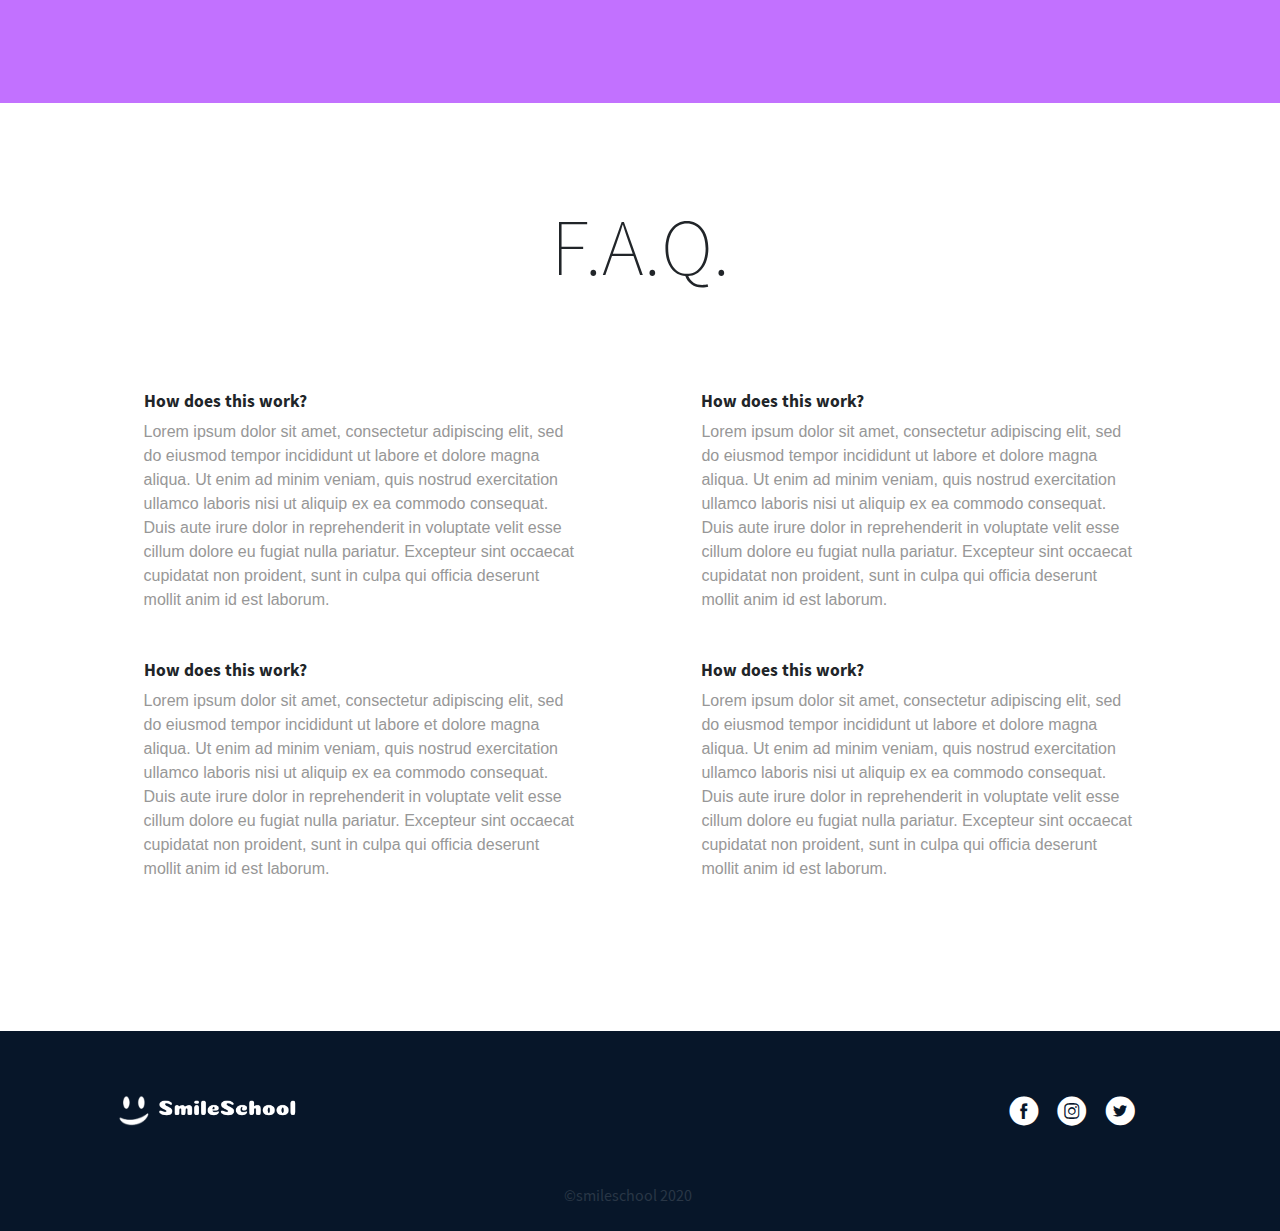
<file: 4-pricing.html>
<!DOCTYPE html>
<html lang="en">
    <head>
        <meta charset="UTF-8">
        <meta name="viewport" content="width=device-width, initial-scale=1.0">
        <title>Smile School</title>
        <link rel="icon" href="images/favicon.ico">
        <!-- Style files -->
        <link rel="stylesheet" href="styles.css">
        
        <!-- Google fonts -->
        <link href="https://fonts.googleapis.com/css?family=Source+Sans+Pro&display=swap" rel="stylesheet">
        <link href="https://fonts.googleapis.com/css?family=Coiny&display=swap" rel="stylesheet">
        
        <!-- bootstrap -->
        <script src="https://code.jquery.com/jquery-3.4.1.min.js" integrity="sha256-CSXorXvZcTkaix6Yvo6HppcZGetbYMGWSFlBw8HfCJo=" crossorigin="anonymous"></script>
        <script src="https://stackpath.bootstrapcdn.com/bootstrap/4.4.1/js/bootstrap.min.js" integrity="sha384-wfSDF2E50Y2D1uUdj0O3uMBJnjuUD4Ih7YwaYd1iqfktj0Uod8GCExl3Og8ifwB6" crossorigin="anonymous"></script>
        <script src="https://cdnjs.cloudflare.com/ajax/libs/popper.js/1.12.9/umd/popper.min.js" integrity="sha384-ApNbgh9B+Y1QKtv3Rn7W3mgPxhU9K/ScQsAP7hUibX39j7fakFPskvXusvfa0b4Q" crossorigin="anonymous"></script>
        <link rel="stylesheet" href="https://stackpath.bootstrapcdn.com/bootstrap/4.4.1/css/bootstrap.min.css" integrity="sha384-Vkoo8x4CGsO3+Hhxv8T/Q5PaXtkKtu6ug5TOeNV6gBiFeWPGFN9MuhOf23Q9Ifjh" crossorigin="anonymous">

    </head>
    <body>
        <!-- header section -->
        <section class="header pricing-header d-flex flex-column ">
            <nav class="navbar navbar-expand-lg navbar-light d-flex">
                <button class="navbar-toggler position-relative" type="button" data-toggle="collapse" data-target="#navbarNav" aria-controls="navbarNav" aria-expanded="false" aria-label="Toggle navigation">
                    <span class="position-absolute"><label class="holberton_icons-font"></label></span>
                </button>
                <a class="navbar-brand m-auto d-flex flex-column flex-lg-row flex-wrap flex-lg-nowrap justify-content-center align-items-center" href="#">
                    <img class="imgs mt-4 mt-lg-0 col-4 col-lg-2 p-2 " src="images/smile_off.png" alt="">
                    <img class="imgs col-7  col-lg-6 p-1" src="images/logo.png" alt="">
                </a>
                <div class="collapse navbar-collapse " id="navbarNav">
                    <ul class="navbar-nav ml-auto d-flex align-items-center">
                        <li class="nav-item col-3">
                            <a class="nav-link btn btn-link text-white regular-font text-center">COURSES</a>
                        </li>
                        <li class="nav-item col-3">
                            <a class="nav-link btn btn-link text-white regular-font text-center">PRICING</a>
                        </li>
                        <li class="nav-item col-3">
                            <a class="nav-link btn btn-link text-white regular-font text-center">LOGIN</a>
                        </li>
                    </ul>
                </div>
            </nav>
            <div class="text-white d-flex flex-column align-items-center mt-5">
                <div class="d-flex flex-row flex-nowrap justify-content-center flex-nowrap h-10">
                    <h3 class="light-font">What is</h3>
                    <span class="row mx-2  mx-lg-3">
                        <img class="img-fluid mr-2 mr-md-3 mt-sm-0 mt-sm-2" src="images/smile_off.png" alt="" srcset="">
                        <img class="img-fluid mt-sm-0 mt-sm-1 " src="images/logo.png" alt="">
                    </span>
                    <h3 class="light-font">?</h3>
                </div>
                <span class="">
                    <h1 class="regular-font">Go pro!</h1>
                </span>
            </div>
            <div class="d-flex justify-content-center flex-wrap col-12">
                <div class="text-white  col-11 d-flex flex-row align-items-center m-0 p-0 justify-content-end  prices">
        
                    <div class="p-0 col-6 col-sm-6 d-flex flex-column align-items-center justify-content-center">
                        <button class="btn btn-global mb-2">BUY 3 MONTHS</button>
                        <h1 class="bold-font ">$3.60</h1>
                        <span  class="regular-font ">$1.20/month</span>
                    </div>
                    <div class="p-0 col-6 col-sm-3 d-flex flex-column align-items-center justify-content-center ">
                        <button class="btn btn-global mb-2">BUY 1 YEAR</button>
                        <h1 class="bold-font ">$12.99</h1>
                        <span class="regular-font ">$1.08/month</span>
                    </div>
                </div>

                <table class="table col-10 text-white ">
                    <tbody>
                        <thead>
                            <th></th>
                            <td><p class="regular-font d-block d-sm-none text-center ">3 MONTHES</p></td>
                            <td><p class="regular-font d-block d-sm-none text-center ">1 YEAR</p></td>
                        </thead>
                        <tr>
                            <th scope="row"class="light-font borders col-2">Unlimitted access to all tutorials</th>
                            <td class="holberton_icons-font borders  col-7 text-center"><p class="checks "></p></td>
                            <td class="holberton_icons-font borders  col-2 text-center"><p class="checks" ></p></td>
                        </tr>
                        <tr>
                            <th scope="row"class="light-font borders">Access SmileSchool private forum</th>
                            <td class="holberton_icons-font borders "><p class="checks text-center" ></p></td>
                            <td class="holberton_icons-font borders"><p class="checks text-center" ></p></td>
                        </tr>
                        <tr>
                            <th scope="row"class="light-font borders">Access Smiles contests & Smiles Analysis</th>
                            <td class="holberton_icons-font borders "><p class="checks text-center" ></p></td>
                            <td class="holberton_icons-font borders"><p class="checks text-center" ></p></td>
                        </tr>
                        <tr>
                            <th scope="row"class="light-font borders">Get a free toothbrush</th>
                            <td class="borders"></td>
                            <td class="holberton_icons-font borders"><p class="checks text-center" ></p></td>
                        </tr>
                        <tr>
                            <th class="light-font">
                                <img class="img-fluid mt-3" src="images/signal.png" alt="">
                                <p class="mt-3">Exclusive discount on all Signal products</p>
                            </th>
                            <td class=""></td>
                            <td class="holberton_icons-font"><p class="checks text-center mt-3" ></p></td>
                        </tr>
                    </tbody>
                </table>
            </div>
        </section>
        <!-- quotes carousel section -->
        <section id="carouselExampleControls3" class="carousel slide my_slider" data-ride="carousel">
            <div class="carousel-inner">
              <!-- Main div target -->
              <div class="carousel-item active mt-5 mb-5 text-white">
                <div class="div-slider d-flex flex-row flex-wrap m-auto justify-content-between align-items-center col-10">
                    <div class="col-12 col-md-3 d-flex align-items-center justify-content-center m-auto">
                        <img class="" src="images/profile_5.jpg" alt="">
                    </div>
                    <div class="col-12 mt-5 mt-md-0 col-md-8">
                        <p>« Those tutorials are concise and go straight to the point. I can’t think of a better place to learn smiling. And it’s so fun!</p>
                        <div class="mt-5">
                            <h2>Person Name</h2>
                            <span>weather presenter</span>
                        </div>
                    </div>
                </div>
              </div>
              <div class="carousel-item mt-5 mb-5 text-white">
                <div class="div-slider d-flex flex-row flex-wrap m-auto justify-content-between align-items-center col-10">
                    <div class="col-12 col-md-3 d-flex align-items-center justify-content-center m-auto">
                        <img class="" src="images/profile_5.jpg" alt="">
                    </div>
                    <div class="col-12 mt-5 mt-md-0 col-md-8">
                        <p>« Those tutorials are concise and go straight to the point. I can’t think of a better place to learn smiling. And it’s so fun!</p>
                        <div class="mt-5">
                            <h2>Person Name</h2>
                            <span>weather presenter</span>
                        </div>
                    </div>
                </div>
              </div>
              
              <div class="carousel-item mt-5 mb-5 text-white">
                <div class="div-slider d-flex flex-row flex-wrap m-auto justify-content-between align-items-center col-10">
                    <div class="col-12 col-md-3 d-flex align-items-center justify-content-center m-auto">
                        <img class="" src="images/profile_5.jpg" alt="">
                    </div>
                    <div class="col-12 mt-5 mt-md-0 col-md-8">
                        <p>« Those tutorials are concise and go straight to the point. I can’t think of a better place to learn smiling. And it’s so fun!</p>
                        <div class="mt-5">
                            <h2>Person Name</h2>
                            <span>weather presenter</span>
                        </div>
                    </div>
                </div>
              </div>
            </div>
            <!-- buttons -->
            <a class="carousel-control-prev" href="#carouselExampleControls3" role="button" data-slide="prev">
              <span class="prev-icon" aria-hidden="true"></span>
              <span class="sr-only">Previous</span>
            </a>
            <a class="carousel-control-next" href="#carouselExampleControls3" role="button" data-slide="next">
              <span class="next-icon" aria-hidden="true"></span>
              <span class="sr-only">Next</span>
            </a>
        </section>
        <!-- FAQ section -->
        <section class="container faq col-12 d-flex flex-column align-items-center justify-content-center ">
            <span class="text-center my-5"><h1 class="my-5 light-font">F.A.Q.</h1></span>
            <div class="col-11 d-flex flex-row flex-wrap justify-content-around align-items-center">
                <div class="col-12 col-md-5 d-flex flex-column ">
                    <h6 class="bold-font ">How does this work?</h6>
                    <p class="mt-3 mb-5 mt-md-0 mb-md-0">Lorem ipsum dolor sit amet, consectetur adipiscing elit, sed do eiusmod tempor incididunt ut labore et dolore magna
                        aliqua. Ut enim ad minim veniam, quis nostrud exercitation ullamco laboris nisi ut aliquip ex ea commodo consequat.
                        Duis aute irure dolor in reprehenderit in voluptate velit esse cillum dolore eu fugiat nulla pariatur. Excepteur
                        sint occaecat cupidatat non proident, sunt in culpa qui officia deserunt mollit anim id est laborum.</p>
                </div>
                <div class="col-12 col-md-5">
                    <h6 class="bold-font mt-5 mt-md-0">How does this work?</h6>
                    <p class="mt-3 mb-5 mt-md-0 mb-md-0">Lorem ipsum dolor sit amet, consectetur adipiscing elit, sed do eiusmod tempor incididunt ut labore et dolore magna
                        aliqua. Ut enim ad minim veniam, quis nostrud exercitation ullamco laboris nisi ut aliquip ex ea commodo consequat.
                        Duis aute irure dolor in reprehenderit in voluptate velit esse cillum dolore eu fugiat nulla pariatur. Excepteur
                        sint occaecat cupidatat non proident, sunt in culpa qui officia deserunt mollit anim id est laborum.</p>
                </div>
                <div class="col-12 col-md-5 mt-md-5">
                    <h6 class="bold-font mt-5 mt-sm-0">How does this work?</h6>
                    <p class="mt-3 mb-5 mt-md-0 mb-md-0">Lorem ipsum dolor sit amet, consectetur adipiscing elit, sed do eiusmod tempor incididunt ut labore et dolore magna
                        aliqua. Ut enim ad minim veniam, quis nostrud exercitation ullamco laboris nisi ut aliquip ex ea commodo consequat.
                        Duis aute irure dolor in reprehenderit in voluptate velit esse cillum dolore eu fugiat nulla pariatur. Excepteur
                        sint occaecat cupidatat non proident, sunt in culpa qui officia deserunt mollit anim id est laborum.</p>
                </div>
                <div class="col-12 col-md-5 mt-md-5">
                    <h6 class="bold-font mt-5 mt-md-0">How does this work?</h6>
                    <p class="mt-3 mb-5 mt-md-0 mb-md-0">Lorem ipsum dolor sit amet, consectetur adipiscing elit, sed do eiusmod tempor incididunt ut labore et dolore magna
                        aliqua. Ut enim ad minim veniam, quis nostrud exercitation ullamco laboris nisi ut aliquip ex ea commodo consequat.
                        Duis aute irure dolor in reprehenderit in voluptate velit esse cillum dolore eu fugiat nulla pariatur. Excepteur
                        sint occaecat cupidatat non proident, sunt in culpa qui officia deserunt mollit anim id est laborum.</p>
                </div>
            </div>
        </section>
        <!-- footer -->
        <section class="footer d-flex flex-column mt-5 justify-content-between">
            <div class="col-12 d-flex flex-row flex-wrap justify-content-between align-items-center mt-md-4">
                <div class="row mt-4 mt-md-0 p-0 p-md-4 col-12 col-md-4 d-flex justify-content-center align-items-center">
                    <img class="mr-2" src="images/smile_off.png" alt="">
                    <img src="images/logo.png" alt=""></div>
                <div class="row p-0 p-md-4 col-12 col-md-4 text-white  d-flex justify-content-center">
                    <span class="p-2"></span>
                    <span class="p-2"></span>
                    <span class="p-2"></span>
                </div>
            </div>
            <span class="col-12 d-flex justify-content-center">
                <p class="p-2 mr-4">©smileschool 2020</p>
            </span>
        </section>
    </body>
</html>
</file>
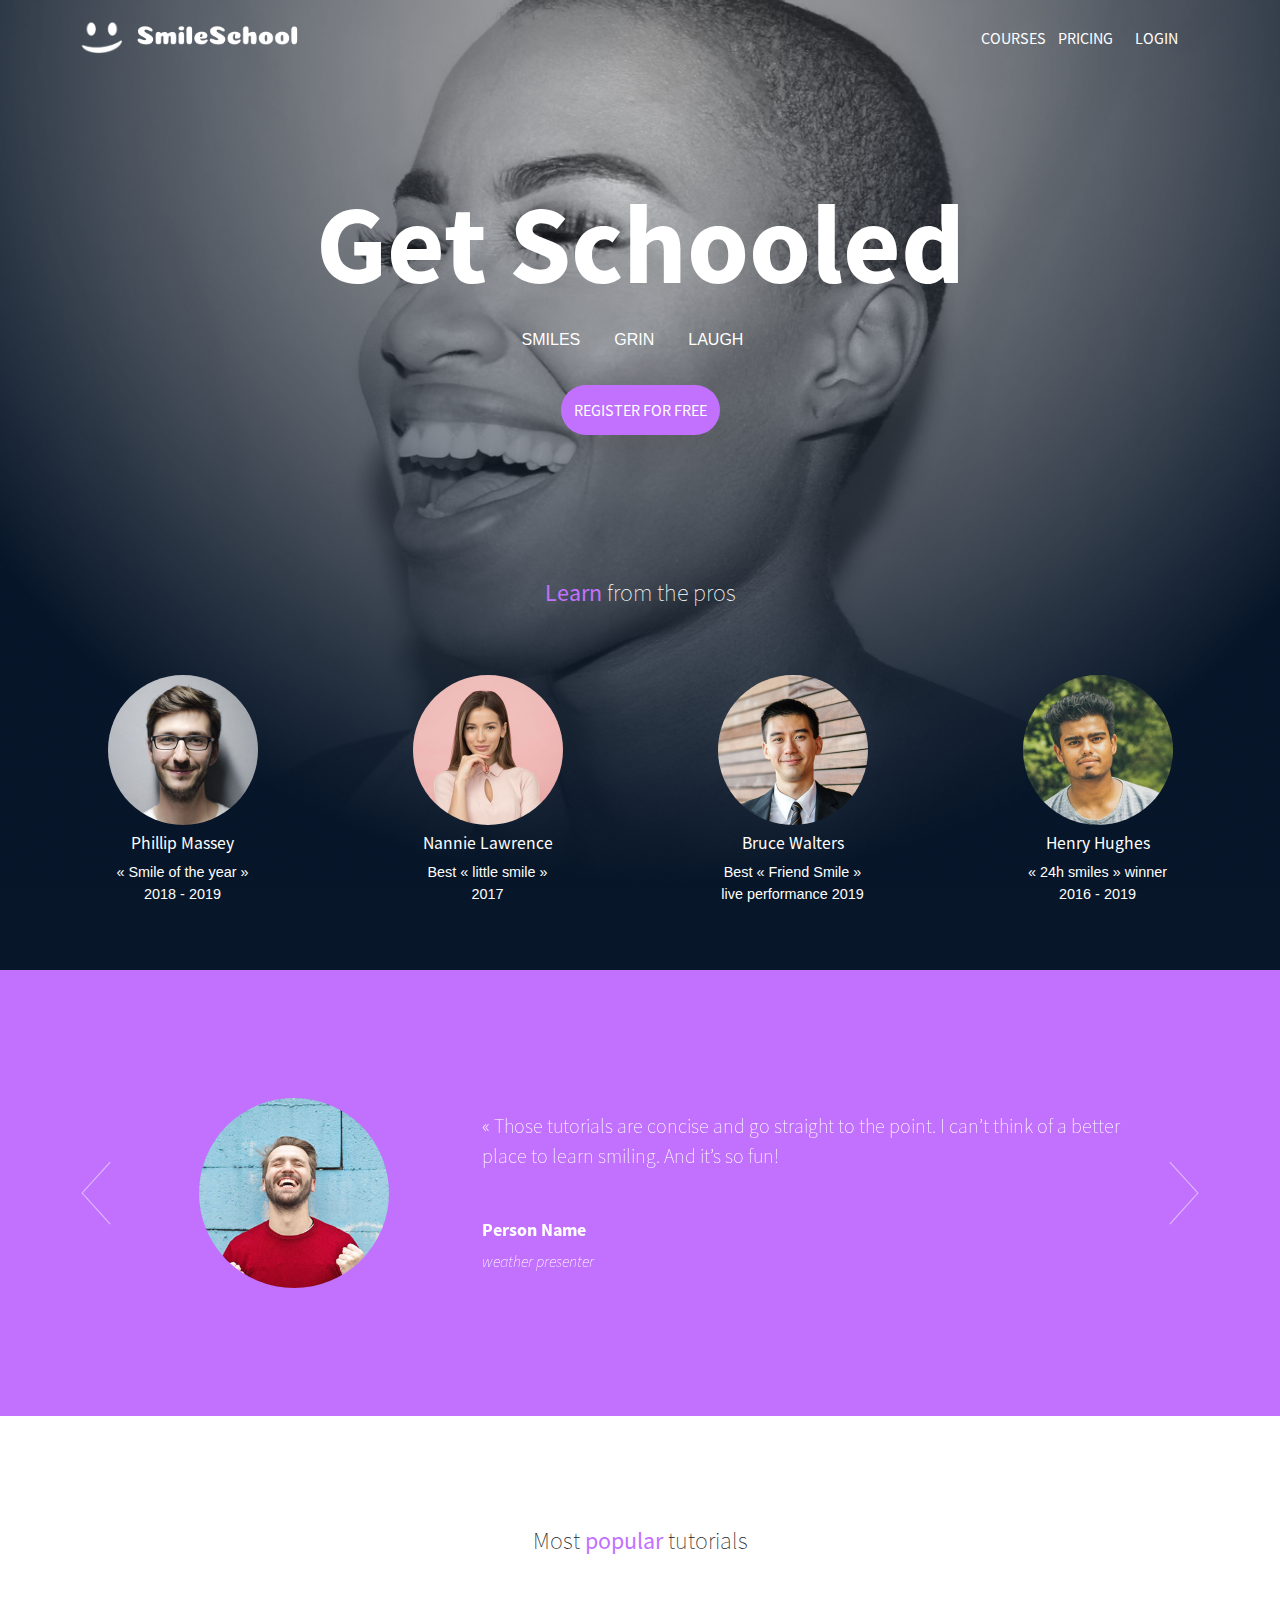
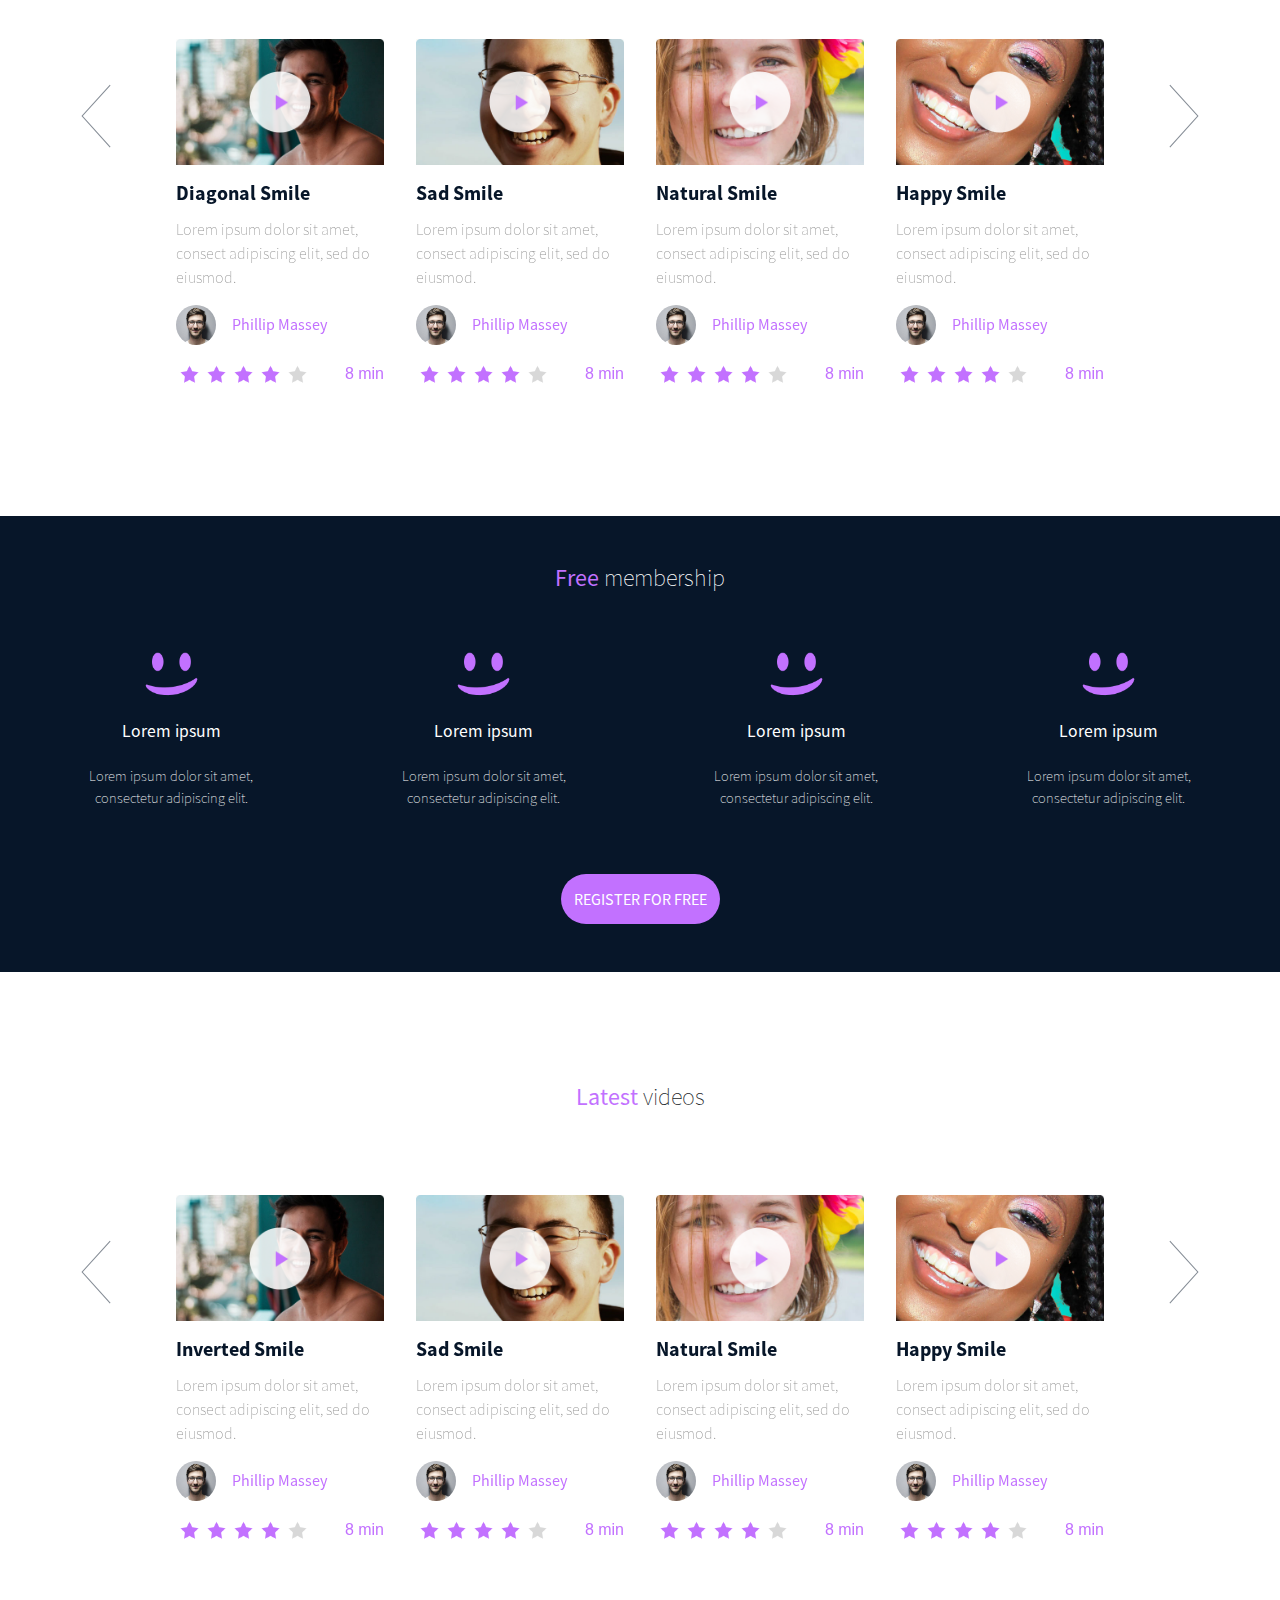
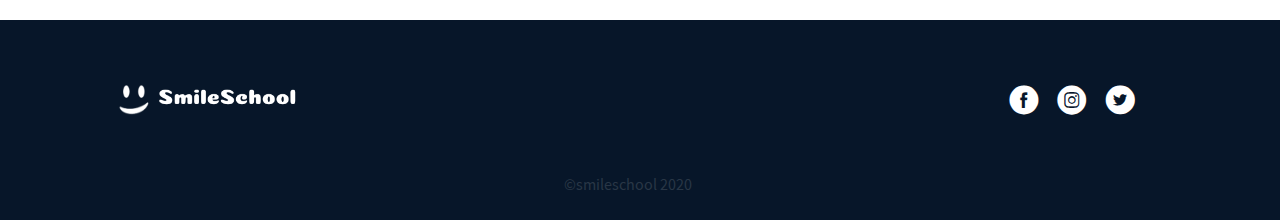
<file: 5-homepage.html>
<!DOCTYPE html>
<html lang="en">
    <head>
        <meta charset="UTF-8">
        <meta name="viewport" content="width=device-width, initial-scale=1.0">
        <title>Smile School</title>
        <link rel="icon" href="images/favicon.ico">
        <!-- Style files -->
        <link rel="stylesheet" href="styles.css">
        
        <!-- Google fonts -->
        <link href="https://fonts.googleapis.com/css?family=Source+Sans+Pro&display=swap" rel="stylesheet">
        <link href="https://fonts.googleapis.com/css?family=Coiny&display=swap" rel="stylesheet">
        
        <!-- bootstrap -->
        <script src="https://code.jquery.com/jquery-3.4.1.min.js" integrity="sha256-CSXorXvZcTkaix6Yvo6HppcZGetbYMGWSFlBw8HfCJo=" crossorigin="anonymous"></script>
        <script src="https://stackpath.bootstrapcdn.com/bootstrap/4.4.1/js/bootstrap.min.js" integrity="sha384-wfSDF2E50Y2D1uUdj0O3uMBJnjuUD4Ih7YwaYd1iqfktj0Uod8GCExl3Og8ifwB6" crossorigin="anonymous"></script>
        <script src="https://cdnjs.cloudflare.com/ajax/libs/popper.js/1.12.9/umd/popper.min.js" integrity="sha384-ApNbgh9B+Y1QKtv3Rn7W3mgPxhU9K/ScQsAP7hUibX39j7fakFPskvXusvfa0b4Q" crossorigin="anonymous"></script>
        <link rel="stylesheet" href="https://stackpath.bootstrapcdn.com/bootstrap/4.4.1/css/bootstrap.min.css" integrity="sha384-Vkoo8x4CGsO3+Hhxv8T/Q5PaXtkKtu6ug5TOeNV6gBiFeWPGFN9MuhOf23Q9Ifjh" crossorigin="anonymous">

    </head>
    <body>
        <!-- header section -->
        <section class="header d-flex flex-column justify-content-between">
            <nav class="navbar navbar-expand-lg navbar-light d-flex">
                <button class="navbar-toggler position-relative" type="button" data-toggle="collapse" data-target="#navbarNav" aria-controls="navbarNav" aria-expanded="false" aria-label="Toggle navigation">
                    <span class="position-absolute"><label class="holberton_icons-font"></label></span>
                </button>
                <a class="navbar-brand m-auto d-flex flex-column flex-lg-row flex-wrap flex-lg-nowrap justify-content-center align-items-center" href="#">
                    <img class="imgs mt-4 mt-lg-0 col-4 col-lg-2 p-2 " src="images/smile_off.png" alt="">
                    <img class="imgs col-7  col-lg-6 p-1" src="images/logo.png" alt="">
                </a>
                <div class="collapse navbar-collapse " id="navbarNav">
                    <ul class="navbar-nav ml-auto d-flex align-items-center">
                        <li class="nav-item col-3">
                            <a class="nav-link btn btn-link text-white regular-font text-center">COURSES</a>
                        </li>
                        <li class="nav-item col-3">
                            <a class="nav-link btn btn-link text-white regular-font text-center">PRICING</a>
                        </li>
                        <li class="nav-item col-3">
                            <a class="nav-link btn btn-link text-white regular-font text-center">LOGIN</a>
                        </li>
                    </ul>
                </div>
            </nav>
            <div class="text-white d-flex align-items-center justify-content-center flex-wrap ">
                <h1 class="bold-font first_title">Get Schooled</h1>
                <ul class="nav justify-content-center col-12">
                    <li class="nav-item">
                        <a class="nav-link btn btn-link text-decoration-none">SMILES</a>
                    </li>
                    <li class="nav-item">
                        <a class="nav-link btn btn-link text-decoration-none" >GRIN</a>
                    </li>
                    <li class="nav-item">
                        <a class="nav-link btn btn-link text-decoration-none" >LAUGH</a>
                    </li>
                </ul>
                <button class="btn btn-global shadow-lg mt-4">REGISTER FOR FREE</button>
            </div>
            <div class="d-flex flex-column align-items-center text-white col-12 pros">
                <div>
                    <p class="light-font">
                        <span class="regular-font">Learn</span>
                        from the pros                        
                    </p>
                </div>
                <div class="d-flex flex-row flex-wrap justify-content-around col-12 mt-5 "> 
                    <div class="col-6 col-lg-3 d-flex flex-column align-items-center">
                        <img src="images/profile_1.jpg" class="profile_images" alt="">
                        <h3 class="text-center mt-md-2 mt-3 regular-font">Phillip Massey</h3>
                        <p class="text-center">« Smile of the year »<br>2018 - 2019</p>
                    </div>
                    <div class="col-6 col-lg-3 d-flex flex-column align-items-center">
                        <img src="images/profile_2.jpg" class="profile_images" alt="">
                        <h3 class="text-center mt-md-2 mt-3 regular-font">Nannie Lawrence</h3>
                        <p class="text-center">Best « little smile »<br>2017</p>
                    </div>
                    <div class="col-6 col-lg-3 d-flex flex-column align-items-center my-5 mt-md-0">
                        <img src="images/profile_3.jpg" class="profile_images" alt="">
                        <h3 class="text-center mt-md-2 mt-3 regular-font">Bruce Walters</h3>
                        <p class="text-center">Best « Friend Smile »<br>live performance 2019</p>
                    </div>
                    <div class="col-6 col-lg-3 d-flex flex-column align-items-center my-5 mt-md-0">
                        <img src="images/profile_4.jpg" class="profile_images" alt="">
                        <h3 class="text-center mt-md-2 mt-3 regular-font">Henry Hughes</h3>
                        <p class="text-center">« 24h smiles » winner<br> 2016 - 2019</p>
                    </div>
                </div>
            </div>
        </section>

        <!-- carousel section -->
        <section id="carouselExampleControls" class="carousel slide my_slider" data-ride="carousel">
            <div class="carousel-inner">
              <!-- Main div target -->
              <div class="carousel-item active mt-5 mb-5 text-white">
                <div class="div-slider d-flex flex-row flex-wrap m-auto justify-content-between align-items-center col-10">
                    <div class="col-12 col-md-3 d-flex align-items-center justify-content-center m-auto">
                        <img class="" src="images/profile_5.jpg" alt="">
                    </div>
                    <div class="col-12 mt-5 mt-md-0 col-md-8">
                        <p>« Those tutorials are concise and go straight to the point. I can’t think of a better place to learn smiling. And it’s so fun!</p>
                        <div class="mt-5">
                            <h2>Person Name</h2>
                            <span>weather presenter</span>
                        </div>
                    </div>
                </div>
              </div>
              <div class="carousel-item mt-5 mb-5 text-white">
                <div class="div-slider d-flex flex-row flex-wrap m-auto justify-content-between align-items-center col-10">
                    <div class="col-12 col-md-3 d-flex align-items-center justify-content-center m-auto">
                        <img class="" src="images/profile_5.jpg" alt="">
                    </div>
                    <div class="col-12 mt-5 mt-md-0 col-md-8">
                        <p>« Those tutorials are concise and go straight to the point. I can’t think of a better place to learn smiling. And it’s so fun!</p>
                        <div class="mt-5">
                            <h2>Person Name</h2>
                            <span>weather presenter</span>
                        </div>
                    </div>
                </div>
              </div>
              
              <div class="carousel-item mt-5 mb-5 text-white">
                <div class="div-slider d-flex flex-row flex-wrap m-auto justify-content-between align-items-center col-10">
                    <div class="col-12 col-md-3 d-flex align-items-center justify-content-center m-auto">
                        <img class="" src="images/profile_5.jpg" alt="">
                    </div>
                    <div class="col-12 mt-5 mt-md-0 col-md-8">
                        <p>« Those tutorials are concise and go straight to the point. I can’t think of a better place to learn smiling. And it’s so fun!</p>
                        <div class="mt-5">
                            <h2>Person Name</h2>
                            <span>weather presenter</span>
                        </div>
                    </div>
                </div>
              </div>
            </div>
            <!-- buttons -->
            <a class="carousel-control-prev" href="#carouselExampleControls" role="button" data-slide="prev">
              <span class="prev-icon" aria-hidden="true"></span>
              <span class="sr-only">Previous</span>
            </a>
            <a class="carousel-control-next" href="#carouselExampleControls" role="button" data-slide="next">
              <span class="next-icon" aria-hidden="true"></span>
              <span class="sr-only">Next</span>
            </a>
        </section>

        <!-- videos carousel section -->
        <section id="carouselExampleControls2" class="carousel slide videos-slider d-flex flex-column align-items-center justify-content-center mb-5" data-ride="carousel">

            <div class="my-5">
                <p class="light-font mt-5">Most <span class="regular-font">popular</span> tutorials</p>
            </div>
            <div class="carousel-inner container col-9 " role="listbox">

                 <!--First slide-->
                <div class="carousel-item active">
                    <div class="row ">
                        <div class="col-12 col-md-6 col-lg-3">
                            <div class="card-deck p-3">
                                <div class="view overlay position-relative">
                                    <div class="position-absolute  h-100 w-100 d-flex align-items-center justify-content-center">
                                        <img class="w-30 h-50" src="images/play.png" alt="">
                                    </div>
                                    <img class="img-fluid" src="images/thumbnail_1.jpg" alt="">
                                </div>
                                <div class="c-body">
                                    <h5 class="card-title mt-3 bold-font">Diagonal Smile</h5>
                                    <p class="light-font">
                                        Lorem ipsum dolor sit amet, consect adipiscing elit, sed do eiusmod.
                                    </p>
                                    <div class="d-flex justify-content-start align-items-center">
                                        <img src="images/profile_1.jpg" alt="">
                                        <h6 class="ml-3 mt-2 regular-font">Phillip Massey</h6>
                                    </div>
                                    <div class="mt-3 d-flex align-items-center ">
                                        <img class="p-1" src="images/star_on.png" alt="">
                                        <img class="p-1" src="images/star_on.png" alt="">
                                        <img class="p-1" src="images/star_on.png" alt="">
                                        <img class="p-1" src="images/star_on.png" alt="">
                                        <img class="p-1" src="images/star_off.png" alt="">
                                        <span class="ml-auto">8 min</span>
                                    </div>
                                </div>
                            </div>
                        </div>
                        <div class="col-md-6 col-lg-3 clearfix d-none d-md-block">
                            <div class="card-deck p-3">
                                <div class="view overlay position-relative">
                                    <div class="position-absolute  h-100 w-100 d-flex align-items-center justify-content-center">
                                        <img class="w-30 h-50" src="images/play.png" alt="">
                                    </div>
                                    <img class="img-fluid" src="images/thumbnail_2.jpg" alt="">
                                </div>
                                <div class="c-body">
                                    <h5 class="card-title mt-3 bold-font">Sad Smile</h5>
                                    <p class="light-font">
                                        Lorem ipsum dolor sit amet, consect adipiscing elit, sed do eiusmod.
                                    </p>
                                    <div class="d-flex justify-content-start align-items-center">
                                        <img src="images/profile_1.jpg" alt="">
                                        <h6 class="ml-3 mt-2 regular-font">Phillip Massey</h6>
                                    </div>
                                    <div class="mt-3 d-flex align-items-center ">
                                        <img class="p-1" src="images/star_on.png" alt="">
                                        <img class="p-1" src="images/star_on.png" alt="">
                                        <img class="p-1" src="images/star_on.png" alt="">
                                        <img class="p-1" src="images/star_on.png" alt="">
                                        <img class="p-1" src="images/star_off.png" alt="">
                                        <span class="ml-auto">8 min</span>
                                    </div>
                                </div>
                            </div>
                        </div>
                        <div class="col-md-3 clearfix d-none d-lg-block">
                            <div class="card-deck p-3">
                                <div class="view overlay position-relative">
                                    <div class="position-absolute  h-100 w-100 d-flex align-items-center justify-content-center">
                                        <img class="w-30 h-50" src="images/play.png" alt="">
                                    </div>
                                    <img class="img-fluid" src="images/thumbnail_3.jpg" alt="">
                                </div>
                                <div class="c-body">
                                    <h5 class="card-title mt-3 bold-font">Natural Smile</h5>
                                    <p class="light-font">
                                        Lorem ipsum dolor sit amet, consect adipiscing elit, sed do eiusmod.
                                    </p>
                                    <div class="d-flex justify-content-start align-items-center">
                                        <img src="images/profile_1.jpg" alt="">
                                        <h6 class="ml-3 mt-2 regular-font">Phillip Massey</h6>
                                    </div>
                                    <div class="mt-3 d-flex align-items-center ">
                                        <img class="p-1" src="images/star_on.png" alt="">
                                        <img class="p-1" src="images/star_on.png" alt="">
                                        <img class="p-1" src="images/star_on.png" alt="">
                                        <img class="p-1" src="images/star_on.png" alt="">
                                        <img class="p-1" src="images/star_off.png" alt="">
                                        <span class="ml-auto">8 min</span>
                                    </div>
                                </div>
                            </div>
                        </div>
                        <div class="col-md-3 clearfix d-none d-lg-block">
                            <div class="card-deck p-3">
                                <div class="view overlay position-relative">
                                    <div class="position-absolute  h-100 w-100 d-flex align-items-center justify-content-center">
                                        <img class="w-30 h-50" src="images/play.png" alt="">
                                    </div>
                                    <img class="img-fluid" src="images/thumbnail_4.jpg" alt="">
                                </div>
                                <div class="c-body">
                                    <h5 class="card-title mt-3 bold-font">Happy Smile</h5>
                                    <p class="light-font">
                                        Lorem ipsum dolor sit amet, consect adipiscing elit, sed do eiusmod.
                                    </p>
                                    <div class="d-flex justify-content-start align-items-center">
                                        <img src="images/profile_1.jpg" alt="">
                                        <h6 class="ml-3 mt-2 regular-font">Phillip Massey</h6>
                                    </div>
                                    <div class="mt-3 d-flex align-items-center ">
                                        <img class="p-1" src="images/star_on.png" alt="">
                                        <img class="p-1" src="images/star_on.png" alt="">
                                        <img class="p-1" src="images/star_on.png" alt="">
                                        <img class="p-1" src="images/star_on.png" alt="">
                                        <img class="p-1" src="images/star_off.png" alt="">
                                        <span class="ml-auto">8 min</span>
                                    </div>
                                </div>
                            </div>
                        </div>
                    </div>
                </div>
                <!--/.First slide-->

                <!--Second slide-->
                <div class="carousel-item">
                    <div class="row">
                        <div class="col-md-3 clearfix d-none d-lg-block">
                            <div class="card-deck p-3">
                                <div class="view overlay position-relative">
                                    <div class="position-absolute  h-100 w-100 d-flex align-items-center justify-content-center">
                                        <img class="w-30 h-50" src="images/play.png" alt="">
                                    </div>
                                    <img class="img-fluid" src="images/thumbnail_1.jpg" alt="">
                                </div>
                                <div class="c-body">
                                    <h5 class="card-title mt-3 bold-font">Diagonal Smile</h5>
                                    <p class="light-font">
                                        Lorem ipsum dolor sit amet, consect adipiscing elit, sed do eiusmod.
                                    </p>
                                    <div class="d-flex justify-content-start align-items-center">
                                        <img src="images/profile_1.jpg" alt="">
                                        <h6 class="ml-3 mt-2 regular-font">Phillip Massey</h6>
                                    </div>
                                    <div class="mt-3 d-flex align-items-center ">
                                        <img class="p-1" src="images/star_on.png" alt="">
                                        <img class="p-1" src="images/star_on.png" alt="">
                                        <img class="p-1" src="images/star_on.png" alt="">
                                        <img class="p-1" src="images/star_on.png" alt="">
                                        <img class="p-1" src="images/star_off.png" alt="">
                                        <span class="ml-auto">8 min</span>
                                    </div>
                                </div>
                            </div>
                        </div>
                        <div class="col-12 col-md-0 col-lg-3 d-block d-md-none d-lg-block">
                            <div class="card-deck p-3">
                                <div class="view overlay position-relative">
                                    <div class="position-absolute  h-100 w-100 d-flex align-items-center justify-content-center">
                                        <img class="w-30 h-50" src="images/play.png" alt="">
                                    </div>
                                    <img class="img-fluid" src="images/thumbnail_2.jpg" alt="">
                                </div>
                                <div class="c-body">
                                    <h5 class="card-title mt-3 bold-font">Sad Smile</h5>
                                    <p class="light-font">
                                        Lorem ipsum dolor sit amet, consect adipiscing elit, sed do eiusmod.
                                    </p>
                                    <div class="d-flex justify-content-start align-items-center">
                                        <img src="images/profile_1.jpg" alt="">
                                        <h6 class="ml-3 mt-2 regular-font">Phillip Massey</h6>
                                    </div>
                                    <div class="mt-3 d-flex align-items-center ">
                                        <img class="p-1" src="images/star_on.png" alt="">
                                        <img class="p-1" src="images/star_on.png" alt="">
                                        <img class="p-1" src="images/star_on.png" alt="">
                                        <img class="p-1" src="images/star_on.png" alt="">
                                        <img class="p-1" src="images/star_off.png" alt="">
                                        <span class="ml-auto">8 min</span>
                                    </div>
                                </div>
                            </div>
                        </div>
                        <div class="col-md-6 col-lg-3 clearfix d-none d-md-block">
                            <div class="card-deck p-3">
                                <div class="view overlay position-relative">
                                    <div class="position-absolute  h-100 w-100 d-flex align-items-center justify-content-center">
                                        <img class="w-30 h-50" src="images/play.png" alt="">
                                    </div>
                                    <img class="img-fluid" src="images/thumbnail_3.jpg" alt="">
                                </div>
                                <div class="c-body">
                                    <h5 class="card-title mt-3 bold-font">Natural Smile</h5>
                                    <p class="light-font">
                                        Lorem ipsum dolor sit amet, consect adipiscing elit, sed do eiusmod.
                                    </p>
                                    <div class="d-flex justify-content-start align-items-center">
                                        <img src="images/profile_1.jpg" alt="">
                                        <h6 class="ml-3 mt-2 regular-font">Phillip Massey</h6>
                                    </div>
                                    <div class="mt-3 d-flex align-items-center ">
                                        <img class="p-1" src="images/star_on.png" alt="">
                                        <img class="p-1" src="images/star_on.png" alt="">
                                        <img class="p-1" src="images/star_on.png" alt="">
                                        <img class="p-1" src="images/star_on.png" alt="">
                                        <img class="p-1" src="images/star_off.png" alt="">
                                        <span class="ml-auto">8 min</span>
                                    </div>
                                </div>
                            </div>
                        </div>
                        <div class="col-md-6 col-lg-3 clearfix d-none d-md-block">
                            <div class="card-deck p-3">
                                <div class="view overlay position-relative">
                                    <div class="position-absolute  h-100 w-100 d-flex align-items-center justify-content-center">
                                        <img class="w-30 h-50" src="images/play.png" alt="">
                                    </div>
                                    <img class="img-fluid" src="images/thumbnail_4.jpg" alt="">
                                </div>
                                <div class="c-body">
                                    <h5 class="card-title mt-3 bold-font">Happy Smile</h5>
                                    <p class="light-font">
                                        Lorem ipsum dolor sit amet, consect adipiscing elit, sed do eiusmod.
                                    </p>
                                    <div class="d-flex justify-content-start align-items-center">
                                        <img src="images/profile_1.jpg" alt="">
                                        <h6 class="ml-3 mt-2 regular-font">Phillip Massey</h6>
                                    </div>
                                    <div class="mt-3 d-flex align-items-center ">
                                        <img class="p-1" src="images/star_on.png" alt="">
                                        <img class="p-1" src="images/star_on.png" alt="">
                                        <img class="p-1" src="images/star_on.png" alt="">
                                        <img class="p-1" src="images/star_on.png" alt="">
                                        <img class="p-1" src="images/star_off.png" alt="">
                                        <span class="ml-auto">8 min</span>
                                    </div>
                                </div>
                            </div>
                        </div>
                    </div>
                </div>
                <!--/.Second slide-->

                <!--Third slide-->
                <div class="carousel-item">
                    <div class="row">
                        <div class="col-12 col-md-6 col-lg-3 clearfix d-none d-md-block">
                            <div class="card-deck p-3">
                                <div class="view overlay position-relative">
                                    <div class="position-absolute  h-100 w-100 d-flex align-items-center justify-content-center">
                                        <img class="w-30 h-50" src="images/play.png" alt="">
                                    </div>
                                    <img class="img-fluid" src="images/thumbnail_1.jpg" alt="">
                                </div>
                                <div class="c-body">
                                    <h5 class="card-title mt-3 bold-font">Diagonal Smile</h5>
                                    <p class="light-font">
                                        Lorem ipsum dolor sit amet, consect adipiscing elit, sed do eiusmod.
                                    </p>
                                    <div class="d-flex justify-content-start align-items-center">
                                        <img src="images/profile_1.jpg" alt="">
                                        <h6 class="ml-3 mt-2 regular-font">Phillip Massey</h6>
                                    </div>
                                    <div class="mt-3 d-flex align-items-center ">
                                        <img class="p-1" src="images/star_on.png" alt="">
                                        <img class="p-1" src="images/star_on.png" alt="">
                                        <img class="p-1" src="images/star_on.png" alt="">
                                        <img class="p-1" src="images/star_on.png" alt="">
                                        <img class="p-1" src="images/star_off.png" alt="">
                                        <span class="ml-auto">8 min</span>
                                    </div>
                                </div>
                            </div>
                        </div>
                        <div class="col-md-6 col-lg-3 clearfix d-none d-md-block">
                            <div class="card-deck p-3">
                                <div class="view overlay position-relative">
                                    <div class="position-absolute  h-100 w-100 d-flex align-items-center justify-content-center">
                                        <img class="w-30 h-50" src="images/play.png" alt="">
                                    </div>
                                    <img class="img-fluid" src="images/thumbnail_2.jpg" alt="">
                                </div>
                                <div class="c-body">
                                    <h5 class="card-title mt-3 bold-font">Sad Smile</h5>
                                    <p class="light-font">
                                        Lorem ipsum dolor sit amet, consect adipiscing elit, sed do eiusmod.
                                    </p>
                                    <div class="d-flex justify-content-start align-items-center">
                                        <img src="images/profile_1.jpg" alt="">
                                        <h6 class="ml-3 mt-2 regular-font">Phillip Massey</h6>
                                    </div>
                                    <div class="mt-3 d-flex align-items-center ">
                                        <img class="p-1" src="images/star_on.png" alt="">
                                        <img class="p-1" src="images/star_on.png" alt="">
                                        <img class="p-1" src="images/star_on.png" alt="">
                                        <img class="p-1" src="images/star_on.png" alt="">
                                        <img class="p-1" src="images/star_off.png" alt="">
                                        <span class="ml-auto">8 min</span>
                                    </div>
                                </div>
                            </div>
                        </div>
                        <div class="col-12 col-md-3 d-block d-md-none d-lg-block">
                            <div class="card-deck p-3">
                                <div class="view overlay position-relative">
                                    <div class="position-absolute  h-100 w-100 d-flex align-items-center justify-content-center">
                                        <img class="w-30 h-50" src="images/play.png" alt="">
                                    </div>
                                    <img class="img-fluid" src="images/thumbnail_3.jpg" alt="">
                                </div>
                                <div class="c-body">
                                    <h5 class="card-title mt-3 bold-font">Natural Smile</h5>
                                    <p class="light-font">
                                        Lorem ipsum dolor sit amet, consect adipiscing elit, sed do eiusmod.
                                    </p>
                                    <div class="d-flex justify-content-start align-items-center">
                                        <img src="images/profile_1.jpg" alt="">
                                        <h6 class="ml-3 mt-2 regular-font">Phillip Massey</h6>
                                    </div>
                                    <div class="mt-3 d-flex align-items-center ">
                                        <img class="p-1" src="images/star_on.png" alt="">
                                        <img class="p-1" src="images/star_on.png" alt="">
                                        <img class="p-1" src="images/star_on.png" alt="">
                                        <img class="p-1" src="images/star_on.png" alt="">
                                        <img class="p-1" src="images/star_off.png" alt="">
                                        <span class="ml-auto">8 min</span>
                                    </div>
                                </div>
                            </div>
                        </div>
                        <div class="col-md-3 clearfix d-none d-lg-block">
                            <div class="card-deck p-3">
                                <div class="view overlay position-relative">
                                    <div class="position-absolute  h-100 w-100 d-flex align-items-center justify-content-center">
                                        <img class="w-30 h-50" src="images/play.png" alt="">
                                    </div>
                                    <img class="img-fluid" src="images/thumbnail_4.jpg" alt="">
                                </div>
                                <div class="c-body">
                                    <h5 class="card-title mt-3 bold-font">Happy Smile</h5>
                                    <p class="light-font">
                                        Lorem ipsum dolor sit amet, consect adipiscing elit, sed do eiusmod.
                                    </p>
                                    <div class="d-flex justify-content-start align-items-center">
                                        <img src="images/profile_1.jpg" alt="">
                                        <h6 class="ml-3 mt-2 regular-font">Phillip Massey</h6>
                                    </div>
                                    <div class="mt-3 d-flex align-items-center ">
                                        <img class="p-1" src="images/star_on.png" alt="">
                                        <img class="p-1" src="images/star_on.png" alt="">
                                        <img class="p-1" src="images/star_on.png" alt="">
                                        <img class="p-1" src="images/star_on.png" alt="">
                                        <img class="p-1" src="images/star_off.png" alt="">
                                        <span class="ml-auto">8 min</span>
                                    </div>
                                </div>
                            </div>
                        </div>
                    </div>
                </div>
                <!--/.Third slide-->

                <!-- Four slide -->
                <div class="carousel-item">
                    <div class="row">
                        <div class="col-md-3 clearfix d-none d-lg-block">
                            <div class="card-deck p-3">
                                <div class="view overlay position-relative">
                                    <div class="position-absolute  h-100 w-100 d-flex align-items-center justify-content-center">
                                        <img class="w-30 h-50" src="images/play.png" alt="">
                                    </div>
                                    <img class="img-fluid" src="images/thumbnail_1.jpg" alt="">
                                </div>
                                <div class="c-body">
                                    <h5 class="card-title mt-3 bold-font">Diagonal Smile</h5>
                                    <p class="light-font">
                                        Lorem ipsum dolor sit amet, consect adipiscing elit, sed do eiusmod.
                                    </p>
                                    <div class="d-flex justify-content-start align-items-center">
                                        <img src="images/profile_1.jpg" alt="">
                                        <h6 class="ml-3 mt-2 regular-font">Phillip Massey</h6>
                                    </div>
                                    <div class="mt-3 d-flex align-items-center ">
                                        <img class="p-1" src="images/star_on.png" alt="">
                                        <img class="p-1" src="images/star_on.png" alt="">
                                        <img class="p-1" src="images/star_on.png" alt="">
                                        <img class="p-1" src="images/star_on.png" alt="">
                                        <img class="p-1" src="images/star_off.png" alt="">
                                        <span class="ml-auto">8 min</span>
                                    </div>
                                </div>
                            </div>
                        </div>
                        <div class="col-md-3 clearfix d-none d-lg-block">
                            <div class="card-deck p-3">
                                <div class="view overlay position-relative">
                                    <div class="position-absolute  h-100 w-100 d-flex align-items-center justify-content-center">
                                        <img class="w-30 h-50" src="images/play.png" alt="">
                                    </div>
                                    <img class="img-fluid" src="images/thumbnail_2.jpg" alt="">
                                </div>
                                <div class="c-body">
                                    <h5 class="card-title mt-3 bold-font">Sad Smile</h5>
                                    <p class="light-font">
                                        Lorem ipsum dolor sit amet, consect adipiscing elit, sed do eiusmod.
                                    </p>
                                    <div class="d-flex justify-content-start align-items-center">
                                        <img src="images/profile_1.jpg" alt="">
                                        <h6 class="ml-3 mt-2 regular-font">Phillip Massey</h6>
                                    </div>
                                    <div class="mt-3 d-flex align-items-center ">
                                        <img class="p-1" src="images/star_on.png" alt="">
                                        <img class="p-1" src="images/star_on.png" alt="">
                                        <img class="p-1" src="images/star_on.png" alt="">
                                        <img class="p-1" src="images/star_on.png" alt="">
                                        <img class="p-1" src="images/star_off.png" alt="">
                                        <span class="ml-auto">8 min</span>
                                    </div>
                                </div>
                            </div>
                        </div>
                        <div class="col-md-6 col-lg-3 clearfix d-none d-md-block">
                            <div class="card-deck p-3">
                                <div class="view overlay position-relative">
                                    <div class="position-absolute  h-100 w-100 d-flex align-items-center justify-content-center">
                                        <img class="w-30 h-50" src="images/play.png" alt="">
                                    </div>
                                    <img class="img-fluid" src="images/thumbnail_3.jpg" alt="">
                                </div>
                                <div class="c-body">
                                    <h5 class="card-title mt-3 bold-font">Natural Smile</h5>
                                    <p class="light-font">
                                        Lorem ipsum dolor sit amet, consect adipiscing elit, sed do eiusmod.
                                    </p>
                                    <div class="d-flex justify-content-start align-items-center">
                                        <img src="images/profile_1.jpg" alt="">
                                        <h6 class="ml-3 mt-2 regular-font">Phillip Massey</h6>
                                    </div>
                                    <div class="mt-3 d-flex align-items-center ">
                                        <img class="p-1" src="images/star_on.png" alt="">
                                        <img class="p-1" src="images/star_on.png" alt="">
                                        <img class="p-1" src="images/star_on.png" alt="">
                                        <img class="p-1" src="images/star_on.png" alt="">
                                        <img class="p-1" src="images/star_off.png" alt="">
                                        <span class="ml-auto">8 min</span>
                                    </div>
                                </div>
                            </div>
                        </div>
                        <div class="col-12 col-md-6 col-lg-3 d-block">
                            <div class="card-deck p-3">
                                <div class="view overlay position-relative">
                                    <div class="position-absolute  h-100 w-100 d-flex align-items-center justify-content-center">
                                        <img class="w-30 h-50" src="images/play.png" alt="">
                                    </div>
                                    <img class="img-fluid" src="images/thumbnail_4.jpg" alt="">
                                </div>
                                <div class="c-body">
                                    <h5 class="card-title mt-3 bold-font">Happy Smile</h5>
                                    <p class="light-font">
                                        Lorem ipsum dolor sit amet, consect adipiscing elit, sed do eiusmod.
                                    </p>
                                    <div class="d-flex justify-content-start align-items-center">
                                        <img src="images/profile_1.jpg" alt="">
                                        <h6 class="ml-3 mt-2 regular-font">Phillip Massey</h6>
                                    </div>
                                    <div class="mt-3 d-flex align-items-center ">
                                        <img class="p-1" src="images/star_on.png" alt="">
                                        <img class="p-1" src="images/star_on.png" alt="">
                                        <img class="p-1" src="images/star_on.png" alt="">
                                        <img class="p-1" src="images/star_on.png" alt="">
                                        <img class="p-1" src="images/star_off.png" alt="">
                                        <span class="ml-auto">8 min</span>
                                    </div>
                                </div>
                            </div>
                        </div>
                    </div>
                </div>
                <!-- /. Four slide -->
            </div>

            <!-- buttons -->
            <a class="carousel-control-prev" href="#carouselExampleControls2" role="button" data-slide="prev">
              <span class="prev-icon" aria-hidden="true"></span>
              <span class="sr-only">Previous</span>
            </a>
            <a class="carousel-control-next" href="#carouselExampleControls2" role="button" data-slide="next">
              <span class="next-icon" aria-hidden="true"></span>
              <span class="sr-only">Next</span>
            </a>
        </section>

        <!-- membership section -->
        <section class="members d-flex flex-column justify-content-center align-items-center">
            <div class="col-12 text-center mt-5 mb-1">
                <h2 class="light-font"><span class="regular-font">Free</span> membership</h2>
            </div>
            <div class="d-flex flex-row flex-wrap col-12 justify-content-center">
                <div class="col-7 col-md-5 col-lg-3 p-4 p-md-5 d-flex flex-column align-items-center justify-content-center">
                    <img class="img-fluid" src="images/smile_on.png" alt="">
                    <h6 class="regular-font my-4">
                        Lorem ipsum
                    </h6>
                    <p class="light-font text-center">Lorem ipsum dolor sit amet, consectetur adipiscing elit.</p>
                </div>
                <div class="col-7 col-md-5 col-lg-3 p-4 p-md-5 d-flex flex-column align-items-center justify-content-center">
                    <img class="img-fluid" src="images/smile_on.png" alt="">
                    <h6 class="regular-font my-4">
                        Lorem ipsum
                    </h6>
                    <p class="light-font text-center">Lorem ipsum dolor sit amet, consectetur adipiscing elit.</p>
                </div>
                <div class="col-7 col-md-5 col-lg-3 p-4 p-md-5 d-flex flex-column align-items-center justify-content-center">
                    <img class="img-fluid" src="images/smile_on.png" alt="">
                    <h6 class="regular-font my-4">
                        Lorem ipsum
                    </h6>
                    <p class="light-font text-center">Lorem ipsum dolor sit amet, consectetur adipiscing elit.</p>
                </div>
                <div class="col-7 col-md-5 col-lg-3 p-4 p-md-5 d-flex flex-column align-items-center justify-content-center">
                    <img class="img-fluid" src="images/smile_on.png" alt="">
                    <h6 class="regular-font my-4">
                        Lorem ipsum
                    </h6>
                    <p class="light-font text-center">Lorem ipsum dolor sit amet, consectetur adipiscing elit.</p>
                </div>
            </div>
            <div class="my-5 my-lg-0 mb-lg-5">
                <button class="btn btn-global">REGISTER FOR FREE</button>
            </div>
        </section>

        <!-- latest videos carousel -->
        <section id="carouselExampleControls3" class="carousel slide videos-slider d-flex flex-column align-items-center justify-content-center mb-5" data-ride="carousel">

            <div class="my-5">
                <p class="light-font mt-5"><span class="regular-font">Latest</span> videos</p>
            </div>
            <div class="carousel-inner container col-9 " role="listbox">

                 <!--First slide-->
                <div class="carousel-item active">
                    <div class="row ">
                        <div class="col-12 col-md-6 col-lg-3">
                            <div class="card-deck p-3">
                                <div class="view overlay position-relative">
                                    <div class="position-absolute  h-100 w-100 d-flex align-items-center justify-content-center">
                                        <img class="w-30 h-50" src="images/play.png" alt="">
                                    </div>
                                    <img class="img-fluid" src="images/thumbnail_1.jpg" alt="">
                                </div>
                                <div class="c-body">
                                    <h5 class="card-title mt-3 bold-font">Inverted Smile</h5>
                                    <p class="light-font">
                                        Lorem ipsum dolor sit amet, consect adipiscing elit, sed do eiusmod.
                                    </p>
                                    <div class="d-flex justify-content-start align-items-center">
                                        <img src="images/profile_1.jpg" alt="">
                                        <h6 class="ml-3 mt-2 regular-font">Phillip Massey</h6>
                                    </div>
                                    <div class="mt-3 d-flex align-items-center ">
                                        <img class="p-1" src="images/star_on.png" alt="">
                                        <img class="p-1" src="images/star_on.png" alt="">
                                        <img class="p-1" src="images/star_on.png" alt="">
                                        <img class="p-1" src="images/star_on.png" alt="">
                                        <img class="p-1" src="images/star_off.png" alt="">
                                        <span class="ml-auto">8 min</span>
                                    </div>
                                </div>
                            </div>
                        </div>
                        <div class="col-md-6 col-lg-3 clearfix d-none d-md-block">
                            <div class="card-deck p-3">
                                <div class="view overlay position-relative">
                                    <div class="position-absolute  h-100 w-100 d-flex align-items-center justify-content-center">
                                        <img class="w-30 h-50" src="images/play.png" alt="">
                                    </div>
                                    <img class="img-fluid" src="images/thumbnail_2.jpg" alt="">
                                </div>
                                <div class="c-body">
                                    <h5 class="card-title mt-3 bold-font">Sad Smile</h5>
                                    <p class="light-font">
                                        Lorem ipsum dolor sit amet, consect adipiscing elit, sed do eiusmod.
                                    </p>
                                    <div class="d-flex justify-content-start align-items-center">
                                        <img src="images/profile_1.jpg" alt="">
                                        <h6 class="ml-3 mt-2 regular-font">Phillip Massey</h6>
                                    </div>
                                    <div class="mt-3 d-flex align-items-center ">
                                        <img class="p-1" src="images/star_on.png" alt="">
                                        <img class="p-1" src="images/star_on.png" alt="">
                                        <img class="p-1" src="images/star_on.png" alt="">
                                        <img class="p-1" src="images/star_on.png" alt="">
                                        <img class="p-1" src="images/star_off.png" alt="">
                                        <span class="ml-auto">8 min</span>
                                    </div>
                                </div>
                            </div>
                        </div>
                        <div class="col-md-3 clearfix d-none d-lg-block">
                            <div class="card-deck p-3">
                                <div class="view overlay position-relative">
                                    <div class="position-absolute  h-100 w-100 d-flex align-items-center justify-content-center">
                                        <img class="w-30 h-50" src="images/play.png" alt="">
                                    </div>
                                    <img class="img-fluid" src="images/thumbnail_3.jpg" alt="">
                                </div>
                                <div class="c-body">
                                    <h5 class="card-title mt-3 bold-font">Natural Smile</h5>
                                    <p class="light-font">
                                        Lorem ipsum dolor sit amet, consect adipiscing elit, sed do eiusmod.
                                    </p>
                                    <div class="d-flex justify-content-start align-items-center">
                                        <img src="images/profile_1.jpg" alt="">
                                        <h6 class="ml-3 mt-2 regular-font">Phillip Massey</h6>
                                    </div>
                                    <div class="mt-3 d-flex align-items-center ">
                                        <img class="p-1" src="images/star_on.png" alt="">
                                        <img class="p-1" src="images/star_on.png" alt="">
                                        <img class="p-1" src="images/star_on.png" alt="">
                                        <img class="p-1" src="images/star_on.png" alt="">
                                        <img class="p-1" src="images/star_off.png" alt="">
                                        <span class="ml-auto">8 min</span>
                                    </div>
                                </div>
                            </div>
                        </div>
                        <div class="col-md-3 clearfix d-none d-lg-block">
                            <div class="card-deck p-3">
                                <div class="view overlay position-relative">
                                    <div class="position-absolute  h-100 w-100 d-flex align-items-center justify-content-center">
                                        <img class="w-30 h-50" src="images/play.png" alt="">
                                    </div>
                                    <img class="img-fluid" src="images/thumbnail_4.jpg" alt="">
                                </div>
                                <div class="c-body">
                                    <h5 class="card-title mt-3 bold-font">Happy Smile</h5>
                                    <p class="light-font">
                                        Lorem ipsum dolor sit amet, consect adipiscing elit, sed do eiusmod.
                                    </p>
                                    <div class="d-flex justify-content-start align-items-center">
                                        <img src="images/profile_1.jpg" alt="">
                                        <h6 class="ml-3 mt-2 regular-font">Phillip Massey</h6>
                                    </div>
                                    <div class="mt-3 d-flex align-items-center ">
                                        <img class="p-1" src="images/star_on.png" alt="">
                                        <img class="p-1" src="images/star_on.png" alt="">
                                        <img class="p-1" src="images/star_on.png" alt="">
                                        <img class="p-1" src="images/star_on.png" alt="">
                                        <img class="p-1" src="images/star_off.png" alt="">
                                        <span class="ml-auto">8 min</span>
                                    </div>
                                </div>
                            </div>
                        </div>
                    </div>
                </div>
                <!--/.First slide-->

                <!--Second slide-->
                <div class="carousel-item">
                    <div class="row">
                        <div class="col-md-3 clearfix d-none d-lg-block">
                            <div class="card-deck p-3">
                                <div class="view overlay position-relative">
                                    <div class="position-absolute  h-100 w-100 d-flex align-items-center justify-content-center">
                                        <img class="w-30 h-50" src="images/play.png" alt="">
                                    </div>
                                    <img class="img-fluid" src="images/thumbnail_1.jpg" alt="">
                                </div>
                                <div class="c-body">
                                    <h5 class="card-title mt-3 bold-font">Inverted Smile</h5>
                                    <p class="light-font">
                                        Lorem ipsum dolor sit amet, consect adipiscing elit, sed do eiusmod.
                                    </p>
                                    <div class="d-flex justify-content-start align-items-center">
                                        <img src="images/profile_1.jpg" alt="">
                                        <h6 class="ml-3 mt-2 regular-font">Phillip Massey</h6>
                                    </div>
                                    <div class="mt-3 d-flex align-items-center ">
                                        <img class="p-1" src="images/star_on.png" alt="">
                                        <img class="p-1" src="images/star_on.png" alt="">
                                        <img class="p-1" src="images/star_on.png" alt="">
                                        <img class="p-1" src="images/star_on.png" alt="">
                                        <img class="p-1" src="images/star_off.png" alt="">
                                        <span class="ml-auto">8 min</span>
                                    </div>
                                </div>
                            </div>
                        </div>
                        <div class="col-12 col-md-0 col-lg-3 d-block d-md-none d-lg-block">
                            <div class="card-deck p-3">
                                <div class="view overlay position-relative">
                                    <div class="position-absolute  h-100 w-100 d-flex align-items-center justify-content-center">
                                        <img class="w-30 h-50" src="images/play.png" alt="">
                                    </div>
                                    <img class="img-fluid" src="images/thumbnail_2.jpg" alt="">
                                </div>
                                <div class="c-body">
                                    <h5 class="card-title mt-3 bold-font">Sad Smile</h5>
                                    <p class="light-font">
                                        Lorem ipsum dolor sit amet, consect adipiscing elit, sed do eiusmod.
                                    </p>
                                    <div class="d-flex justify-content-start align-items-center">
                                        <img src="images/profile_1.jpg" alt="">
                                        <h6 class="ml-3 mt-2 regular-font">Phillip Massey</h6>
                                    </div>
                                    <div class="mt-3 d-flex align-items-center ">
                                        <img class="p-1" src="images/star_on.png" alt="">
                                        <img class="p-1" src="images/star_on.png" alt="">
                                        <img class="p-1" src="images/star_on.png" alt="">
                                        <img class="p-1" src="images/star_on.png" alt="">
                                        <img class="p-1" src="images/star_off.png" alt="">
                                        <span class="ml-auto">8 min</span>
                                    </div>
                                </div>
                            </div>
                        </div>
                        <div class="col-md-6 col-lg-3 clearfix d-none d-md-block">
                            <div class="card-deck p-3">
                                <div class="view overlay position-relative">
                                    <div class="position-absolute  h-100 w-100 d-flex align-items-center justify-content-center">
                                        <img class="w-30 h-50" src="images/play.png" alt="">
                                    </div>
                                    <img class="img-fluid" src="images/thumbnail_3.jpg" alt="">
                                </div>
                                <div class="c-body">
                                    <h5 class="card-title mt-3 bold-font">Natural Smile</h5>
                                    <p class="light-font">
                                        Lorem ipsum dolor sit amet, consect adipiscing elit, sed do eiusmod.
                                    </p>
                                    <div class="d-flex justify-content-start align-items-center">
                                        <img src="images/profile_1.jpg" alt="">
                                        <h6 class="ml-3 mt-2 regular-font">Phillip Massey</h6>
                                    </div>
                                    <div class="mt-3 d-flex align-items-center ">
                                        <img class="p-1" src="images/star_on.png" alt="">
                                        <img class="p-1" src="images/star_on.png" alt="">
                                        <img class="p-1" src="images/star_on.png" alt="">
                                        <img class="p-1" src="images/star_on.png" alt="">
                                        <img class="p-1" src="images/star_off.png" alt="">
                                        <span class="ml-auto">8 min</span>
                                    </div>
                                </div>
                            </div>
                        </div>
                        <div class="col-md-6 col-lg-3 clearfix d-none d-md-block">
                            <div class="card-deck p-3">
                                <div class="view overlay position-relative">
                                    <div class="position-absolute  h-100 w-100 d-flex align-items-center justify-content-center">
                                        <img class="w-30 h-50" src="images/play.png" alt="">
                                    </div>
                                    <img class="img-fluid" src="images/thumbnail_4.jpg" alt="">
                                </div>
                                <div class="c-body">
                                    <h5 class="card-title mt-3 bold-font">Happy Smile</h5>
                                    <p class="light-font">
                                        Lorem ipsum dolor sit amet, consect adipiscing elit, sed do eiusmod.
                                    </p>
                                    <div class="d-flex justify-content-start align-items-center">
                                        <img src="images/profile_1.jpg" alt="">
                                        <h6 class="ml-3 mt-2 regular-font">Phillip Massey</h6>
                                    </div>
                                    <div class="mt-3 d-flex align-items-center ">
                                        <img class="p-1" src="images/star_on.png" alt="">
                                        <img class="p-1" src="images/star_on.png" alt="">
                                        <img class="p-1" src="images/star_on.png" alt="">
                                        <img class="p-1" src="images/star_on.png" alt="">
                                        <img class="p-1" src="images/star_off.png" alt="">
                                        <span class="ml-auto">8 min</span>
                                    </div>
                                </div>
                            </div>
                        </div>
                    </div>
                </div>
                <!--/.Second slide-->

                <!--Third slide-->
                <div class="carousel-item">
                    <div class="row">
                        <div class="col-12 col-md-6 col-lg-3 clearfix d-none d-md-block">
                            <div class="card-deck p-3">
                                <div class="view overlay position-relative">
                                    <div class="position-absolute  h-100 w-100 d-flex align-items-center justify-content-center">
                                        <img class="w-30 h-50" src="images/play.png" alt="">
                                    </div>
                                    <img class="img-fluid" src="images/thumbnail_1.jpg" alt="">
                                </div>
                                <div class="c-body">
                                    <h5 class="card-title mt-3 bold-font">Inverted Smile</h5>
                                    <p class="light-font">
                                        Lorem ipsum dolor sit amet, consect adipiscing elit, sed do eiusmod.
                                    </p>
                                    <div class="d-flex justify-content-start align-items-center">
                                        <img src="images/profile_1.jpg" alt="">
                                        <h6 class="ml-3 mt-2 regular-font">Phillip Massey</h6>
                                    </div>
                                    <div class="mt-3 d-flex align-items-center ">
                                        <img class="p-1" src="images/star_on.png" alt="">
                                        <img class="p-1" src="images/star_on.png" alt="">
                                        <img class="p-1" src="images/star_on.png" alt="">
                                        <img class="p-1" src="images/star_on.png" alt="">
                                        <img class="p-1" src="images/star_off.png" alt="">
                                        <span class="ml-auto">8 min</span>
                                    </div>
                                </div>
                            </div>
                        </div>
                        <div class="col-md-6 col-lg-3 clearfix d-none d-md-block">
                            <div class="card-deck p-3">
                                <div class="view overlay position-relative">
                                    <div class="position-absolute  h-100 w-100 d-flex align-items-center justify-content-center">
                                        <img class="w-30 h-50" src="images/play.png" alt="">
                                    </div>
                                    <img class="img-fluid" src="images/thumbnail_2.jpg" alt="">
                                </div>
                                <div class="c-body">
                                    <h5 class="card-title mt-3 bold-font">Sad Smile</h5>
                                    <p class="light-font">
                                        Lorem ipsum dolor sit amet, consect adipiscing elit, sed do eiusmod.
                                    </p>
                                    <div class="d-flex justify-content-start align-items-center">
                                        <img src="images/profile_1.jpg" alt="">
                                        <h6 class="ml-3 mt-2 regular-font">Phillip Massey</h6>
                                    </div>
                                    <div class="mt-3 d-flex align-items-center ">
                                        <img class="p-1" src="images/star_on.png" alt="">
                                        <img class="p-1" src="images/star_on.png" alt="">
                                        <img class="p-1" src="images/star_on.png" alt="">
                                        <img class="p-1" src="images/star_on.png" alt="">
                                        <img class="p-1" src="images/star_off.png" alt="">
                                        <span class="ml-auto">8 min</span>
                                    </div>
                                </div>
                            </div>
                        </div>
                        <div class="col-12 col-md-3 d-block d-md-none d-lg-block">
                            <div class="card-deck p-3">
                                <div class="view overlay position-relative">
                                    <div class="position-absolute  h-100 w-100 d-flex align-items-center justify-content-center">
                                        <img class="w-30 h-50" src="images/play.png" alt="">
                                    </div>
                                    <img class="img-fluid" src="images/thumbnail_3.jpg" alt="">
                                </div>
                                <div class="c-body">
                                    <h5 class="card-title mt-3 bold-font">Natural Smile</h5>
                                    <p class="light-font">
                                        Lorem ipsum dolor sit amet, consect adipiscing elit, sed do eiusmod.
                                    </p>
                                    <div class="d-flex justify-content-start align-items-center">
                                        <img src="images/profile_1.jpg" alt="">
                                        <h6 class="ml-3 mt-2 regular-font">Phillip Massey</h6>
                                    </div>
                                    <div class="mt-3 d-flex align-items-center ">
                                        <img class="p-1" src="images/star_on.png" alt="">
                                        <img class="p-1" src="images/star_on.png" alt="">
                                        <img class="p-1" src="images/star_on.png" alt="">
                                        <img class="p-1" src="images/star_on.png" alt="">
                                        <img class="p-1" src="images/star_off.png" alt="">
                                        <span class="ml-auto">8 min</span>
                                    </div>
                                </div>
                            </div>
                        </div>
                        <div class="col-md-3 clearfix d-none d-lg-block">
                            <div class="card-deck p-3">
                                <div class="view overlay position-relative">
                                    <div class="position-absolute  h-100 w-100 d-flex align-items-center justify-content-center">
                                        <img class="w-30 h-50" src="images/play.png" alt="">
                                    </div>
                                    <img class="img-fluid" src="images/thumbnail_4.jpg" alt="">
                                </div>
                                <div class="c-body">
                                    <h5 class="card-title mt-3 bold-font">Happy Smile</h5>
                                    <p class="light-font">
                                        Lorem ipsum dolor sit amet, consect adipiscing elit, sed do eiusmod.
                                    </p>
                                    <div class="d-flex justify-content-start align-items-center">
                                        <img src="images/profile_1.jpg" alt="">
                                        <h6 class="ml-3 mt-2 regular-font">Phillip Massey</h6>
                                    </div>
                                    <div class="mt-3 d-flex align-items-center ">
                                        <img class="p-1" src="images/star_on.png" alt="">
                                        <img class="p-1" src="images/star_on.png" alt="">
                                        <img class="p-1" src="images/star_on.png" alt="">
                                        <img class="p-1" src="images/star_on.png" alt="">
                                        <img class="p-1" src="images/star_off.png" alt="">
                                        <span class="ml-auto">8 min</span>
                                    </div>
                                </div>
                            </div>
                        </div>
                    </div>
                </div>
                <!--/.Third slide-->

                <!-- Four slide -->
                <div class="carousel-item">
                    <div class="row">
                        <div class="col-md-3 clearfix d-none d-lg-block">
                            <div class="card-deck p-3">
                                <div class="view overlay position-relative">
                                    <div class="position-absolute  h-100 w-100 d-flex align-items-center justify-content-center">
                                        <img class="w-30 h-50" src="images/play.png" alt="">
                                    </div>
                                    <img class="img-fluid" src="images/thumbnail_1.jpg" alt="">
                                </div>
                                <div class="c-body">
                                    <h5 class="card-title mt-3 bold-font">Inverted Smile</h5>
                                    <p class="light-font">
                                        Lorem ipsum dolor sit amet, consect adipiscing elit, sed do eiusmod.
                                    </p>
                                    <div class="d-flex justify-content-start align-items-center">
                                        <img src="images/profile_1.jpg" alt="">
                                        <h6 class="ml-3 mt-2 regular-font">Phillip Massey</h6>
                                    </div>
                                    <div class="mt-3 d-flex align-items-center ">
                                        <img class="p-1" src="images/star_on.png" alt="">
                                        <img class="p-1" src="images/star_on.png" alt="">
                                        <img class="p-1" src="images/star_on.png" alt="">
                                        <img class="p-1" src="images/star_on.png" alt="">
                                        <img class="p-1" src="images/star_off.png" alt="">
                                        <span class="ml-auto">8 min</span>
                                    </div>
                                </div>
                            </div>
                        </div>
                        <div class="col-md-3 clearfix d-none d-lg-block">
                            <div class="card-deck p-3">
                                <div class="view overlay position-relative">
                                    <div class="position-absolute  h-100 w-100 d-flex align-items-center justify-content-center">
                                        <img class="w-30 h-50" src="images/play.png" alt="">
                                    </div>
                                    <img class="img-fluid" src="images/thumbnail_2.jpg" alt="">
                                </div>
                                <div class="c-body">
                                    <h5 class="card-title mt-3 bold-font">Sad Smile</h5>
                                    <p class="light-font">
                                        Lorem ipsum dolor sit amet, consect adipiscing elit, sed do eiusmod.
                                    </p>
                                    <div class="d-flex justify-content-start align-items-center">
                                        <img src="images/profile_1.jpg" alt="">
                                        <h6 class="ml-3 mt-2 regular-font">Phillip Massey</h6>
                                    </div>
                                    <div class="mt-3 d-flex align-items-center ">
                                        <img class="p-1" src="images/star_on.png" alt="">
                                        <img class="p-1" src="images/star_on.png" alt="">
                                        <img class="p-1" src="images/star_on.png" alt="">
                                        <img class="p-1" src="images/star_on.png" alt="">
                                        <img class="p-1" src="images/star_off.png" alt="">
                                        <span class="ml-auto">8 min</span>
                                    </div>
                                </div>
                            </div>
                        </div>
                        <div class="col-md-6 col-lg-3 clearfix d-none d-md-block">
                            <div class="card-deck p-3">
                                <div class="view overlay position-relative">
                                    <div class="position-absolute  h-100 w-100 d-flex align-items-center justify-content-center">
                                        <img class="w-30 h-50" src="images/play.png" alt="">
                                    </div>
                                    <img class="img-fluid" src="images/thumbnail_3.jpg" alt="">
                                </div>
                                <div class="c-body">
                                    <h5 class="card-title mt-3 bold-font">Natural Smile</h5>
                                    <p class="light-font">
                                        Lorem ipsum dolor sit amet, consect adipiscing elit, sed do eiusmod.
                                    </p>
                                    <div class="d-flex justify-content-start align-items-center">
                                        <img src="images/profile_1.jpg" alt="">
                                        <h6 class="ml-3 mt-2 regular-font">Phillip Massey</h6>
                                    </div>
                                    <div class="mt-3 d-flex align-items-center ">
                                        <img class="p-1" src="images/star_on.png" alt="">
                                        <img class="p-1" src="images/star_on.png" alt="">
                                        <img class="p-1" src="images/star_on.png" alt="">
                                        <img class="p-1" src="images/star_on.png" alt="">
                                        <img class="p-1" src="images/star_off.png" alt="">
                                        <span class="ml-auto">8 min</span>
                                    </div>
                                </div>
                            </div>
                        </div>
                        <div class="col-12 col-md-6 col-lg-3 d-block">
                            <div class="card-deck p-3">
                                <div class="view overlay position-relative">
                                    <div class="position-absolute  h-100 w-100 d-flex align-items-center justify-content-center">
                                        <img class="w-30 h-50" src="images/play.png" alt="">
                                    </div>
                                    <img class="img-fluid" src="images/thumbnail_4.jpg" alt="">
                                </div>
                                <div class="c-body">
                                    <h5 class="card-title mt-3 bold-font">Happy Smile</h5>
                                    <p class="light-font">
                                        Lorem ipsum dolor sit amet, consect adipiscing elit, sed do eiusmod.
                                    </p>
                                    <div class="d-flex justify-content-start align-items-center">
                                        <img src="images/profile_1.jpg" alt="">
                                        <h6 class="ml-3 mt-2 regular-font">Phillip Massey</h6>
                                    </div>
                                    <div class="mt-3 d-flex align-items-center ">
                                        <img class="p-1" src="images/star_on.png" alt="">
                                        <img class="p-1" src="images/star_on.png" alt="">
                                        <img class="p-1" src="images/star_on.png" alt="">
                                        <img class="p-1" src="images/star_on.png" alt="">
                                        <img class="p-1" src="images/star_off.png" alt="">
                                        <span class="ml-auto">8 min</span>
                                    </div>
                                </div>
                            </div>
                        </div>
                    </div>
                </div>
                <!-- /. Four slide -->
            </div>

            <!-- buttons -->
            <a class="carousel-control-prev" href="#carouselExampleControls3" role="button" data-slide="prev">
              <span class="prev-icon" aria-hidden="true"></span>
              <span class="sr-only">Previous</span>
            </a>
            <a class="carousel-control-next" href="#carouselExampleControls3" role="button" data-slide="next">
              <span class="next-icon" aria-hidden="true"></span>
              <span class="sr-only">Next</span>
            </a>
        </section>

        <!-- footer -->
        <section class="footer d-flex flex-column justify-content-between">
            <div class="col-12 d-flex flex-row flex-wrap justify-content-between align-items-center mt-md-4">
                <div class="row mt-4 mt-md-0 p-0 p-md-4 col-12 col-md-4 d-flex justify-content-center align-items-center">
                    <img class="mr-2" src="images/smile_off.png" alt="">
                    <img src="images/logo.png" alt=""></div>
                <div class="row p-0 p-md-4 col-12 col-md-4 text-white  d-flex justify-content-center">
                    <span class="p-2"></span>
                    <span class="p-2"></span>
                    <span class="p-2"></span>
                </div>
            </div>
            <span class="col-12 d-flex justify-content-center">
                <p class="p-2 mr-4">©smileschool 2020</p>
            </span>
        </section>
        
    </body>
</html>
</file>
<file: styles.css>
/* HOMEPAGE */

/* fonts */

@font-face{
    font-family: "HolbertonIcons";
    src: url(fonts/holberton_school-icon.ttf);
    font-style: normal;
}
@font-face{
    font-family: 'Regular Source Sans Pro';
    src: url(fonts/SourceSansPro-Regular.otf);
    font-style: normal;
}
@font-face{
    font-family: 'Bold Source Sans Pro';
    src: url(fonts/SourceSansPro-Bold.otf);
    font-style: normal;
}
@font-face{
    font-family: 'Light Source Sans Pro';
    src: url(fonts/SourceSansPro-ExtraLight.otf);
    font-style: normal;
}
@font-face{
    font-family: 'Italic Source Sans Pro';
    src: url(fonts/SourceSansPro-It.otf);
    font-style: normal;
}
@font-face{
    font-family: 'Italic-Light Source Sans Pro';
    src: url(fonts/SourceSansPro-ExtraLightIt.otf);
    font-style: normal;
}
@font-face {
    font-family: "spincycle";
    src: url(fonts/spincycle_ot.otf);
    font-style: normal;
}

/* Root variabes */
:root{
    --font-regular: Regular Source Sans Pro;
    --font-bold: Bold Source Sans Pro;
    --font-light: Light Source Sans Pro;
    --font-italic: Italic Source Sans Pro;
    --font-italic-light: Italic-Light Source Sans Pro;
    --font-spincycle-notmal: spincycle;
    --holberton-icons: HolbertonIcons;
    --color-white: #ffff;
    --black-color: #000;
    --black-cards-color: #071629;
    --grey-cards-color: #979797;
    --blue-cp-footer-color: #293646;
    --blue-members-color: #071629;
    --green-check-color: #82D24F;
    --global-color: #C271FF;
    --extra-sm-font-size:3rem;
    --sm-font-size: 4rem;
    --md-font-size: 5rem;
    --lg-font-size: 6rem;
    --extra-lg-font-size: 7rem;
}

/* global styles */
* {
    margin: 0;
    padding: 0;
    box-sizing: border-box;
}
.btn-global{
    background-color: var(--global-color) !important;
    font-family: var(--font-regular);
    color: var(--color-white) !important;
    padding: 12px !important;
    border-radius: 25px !important;
}
.btn-global:hover, .btn-global:active{
    opacity: 0.9
}
.regular-font{
    font-family: var(--font-regular);
}
.light-font{
    font-family: var(--font-light);
}
.bold-font{
    font-family: var(--font-bold);
}
.holberton_icons-font{
    font-family: var(--holberton-icons);
}
.spincycle-font{
    font-family: var(--font-spincycle-notmal);
}

/* header styles */
.header{
    background-image: url('images/pic_1.jpg');
    background-size: cover;
    background-repeat: no-repeat;
    background-position: center;
    min-height:auto;
}
.header a:hover{
    color: var(--global-color) !important;
}

/* nav styles */
.header nav{
    margin-bottom: 100px;
}
.header nav .navbar-toggler{
    outline: none;
    border: none;
}
.header nav span{
    margin-top: -20px;
    color: var(--color-white);
    font-size: 35px;
}
.imgs{
    width: 25%;
    height: 25%;
}

/* pros styles */
.header .pros{
    margin-top: 140px;
}
.header .pros div p{
    font-size: 1.5rem;
}
.header .pros div p span{
    color: var(--global-color);
}
.header .pros img{
   border-radius: 50%;
   width: 40%;
   height: 50%;
}
.header .pros div div h3{
    font-size: 1.1rem;
}
.header .pros div div p{
    font-size: 0.9rem;
}

/* carousel styles */
.my_slider{
    min-height: 350px;
    background-color: var(--global-color);
}
.next-icon, .prev-icon{
    font-family: var(--holberton-icons);
    font-size: 100px;
}
.div-slider{
    min-height: 350px ;
}
.my_slider .div-slider div img{
    border-radius: 50%;
    width: 190px;
    height: 190px;
}
.my_slider .div-slider div p{
    font-family: var(--font-light);
    font-size: 20px;
}
.my_slider .div-slider div div h2{
    font-family: var(--font-bold);
    font-size: 18px;
}
.my_slider .div-slider div div span{
    font-family: var(--font-italic-light);
}

/* videos carousel styles */
.videos-slider{
    min-height: 600px;
    max-height: auto;
    background: var(--color-white);
}
.videos-slider div p{
    font-size: 1.5rem;
}
.videos-slider div p span{
    color: var(--global-color);
}
.videos-slider a .prev-icon, .videos-slider a .next-icon{
    color: var(--black-cards-color);
}
.videos-slider div div .row div .card-deck .c-body h5{
    color: var(--black-cards-color);
}
.videos-slider div div .row div .card-deck .c-body p{
    font-size: 1rem;
    color: var(--grey-cards-color);
}
.videos-slider div div .row div .card-deck .c-body div h6,
.videos-slider div div .row div .card-deck .c-body div span{
    color: var(--global-color);
}
.videos-slider div div .row div .card-deck .c-body p + div img{
    width: 40px;
    height: 40px;
    border-radius: 50%;
}
.videos-slider div div .row div .card-deck .c-body div + div img{
    width:27px;
    height: 27px;
}

/* members styles */
.members{
    background: var(--blue-members-color);
    margin-top: 100px;
    min-height: 400px;
    max-height: auto;
    color: var(--color-white);
}
.members div h2{
    font-size: 1.5rem;
}
.members div h2 span{
    color: var(--global-color);
}
.members div img{
    width: 55px;
    height: 45px;
}
.members div h6{
    font-size: 1.1rem;
}
.members div p{
    font-size: .9rem;
}

/* footer styles */
.footer{
    min-height:200px;
    max-height: auto;
    background: var(--blue-members-color);
}
.footer div div img{
    width: 30px;
    height: 30px;
}
.footer div div img+img{
    width: 140px;
    height: 35px;
}
.footer div div span{
    font-family: var(--holberton-icons);
    font-size: 2rem;
}
.footer span p{
    font-family: var(--font-regular);
    color: var(--blue-cp-footer-color);
}

/* ---------------------------------------------------------------- */

/* PRICING PAGE */

/* pricing header styles */

.pricing-header{
    background-image: url("images/pic_2.jpg");
    min-height: auto;
    max-height: auto;
}
.pricing-header div h3{
    font-size: 2rem;
}
.pricing-header div span img{
    width: 35px;
    height: 30px;
}
.pricing-header div span img + img{
    width: 160px;
    height: 40px;
}
.pricing-header div span h1{
    font-size: 3rem;
    margin-top: 100px;
}

/* prices grid styles */

.pricing-header .prices{
    height: 250px;
}
.pricing-header .prices div span{
    color: var(--grey-cards-color);
}
.pricing-header table thead td p{
    font-size: .7rem ;
}
.pricing-header div table td, .pricing-header div table th {
    border: none;
}
.pricing-header .borders{
    border-bottom: 2px solid var(--blue-cp-footer-color) !important;
}
.pricing-header div table h1{
    font-size: 2.5rem;
}
.pricing-header div table th span{
    font-size: .9rem;
    color: var(--grey-prices-color);
}
.pricing-header div table tbody tr td p.checks{
    font-size: 2rem;
    color: var(--green-check-color);
}
.pricing-header div table tbody tr th img{
    width: 120px;
    height: 50px;
}

/* FAQ styles */
.faq{
    margin-bottom: 150px;
}
.faq span h1{
    font-size: 5rem;
}
.faq div div h6{
    font-size: 1.1rem;
}
.faq div div p{
    color: var(--grey-cards-color);
}


/* ---------------------------------------------------------------- */

/* COURSES PAGE */

/* courses header styles */

.courses-header{
    min-height: 400px;
    max-height: auto;
    background-image: url("images/pic_3.jpg");
}
.courses-header nav{
    margin-bottom: 0;
}
.courses-header div h1{
    font-family: 'Coiny', cursive;
}
.courses-header div h1 span{
    color: var(--global-color);
}

/* search div */
.courses-header .search-div{
    margin-top: 100px;
    min-height: 200px;
    max-height: auto;
    background: var(--global-color);
}
.courses-header .search-div form div input, .courses-header .search-div form div select{
    border: none;
    background: rgba(255, 255, 255, 0.342);
    font-family: var(--font-light);
    color: white;
}
.courses-header .search-div form div label{
    font-size: 0.8rem;
}
.courses-header .search-div form div .form-control::placeholder{
    font-family: var(--holberton-icons), var(--font-light);
    color: white;
}

/* results styles */
.results-videos > span h6{
    color: var(--grey-cards-color);
}
.results-videos .card-deck .c-body h5{
    color: var(--black-cards-color);
} 
.results-videos .card-deck .c-body p{
    font-size: 1rem;
    color: var(--grey-cards-color);
}
.results-videos .card-deck .c-body div h6,
.results-videos .card-deck .c-body div span{
    color: var(--global-color);
}
.results-videos .card-deck .c-body p + div img{
    width: 40px;
    height: 40px;
    border-radius: 50%;
}
.results-videos .card-deck .c-body div + div img{
    width:27px;
    height: 27px;
}

/* media queries */
@media only screen and (max-width: 576px){
    .first_title{
        font-size: var(--extra-sm-font-size);
    }
    .header .pros img{
        width: 80px;
        height: 80px;
    }
    .next-icon, .prev-icon{
        font-size: 50px;
    }
    .pricing-header div h3{
        font-size: 1.5rem;
    }
    .pricing-header div span img{
        width: 30px;
        height: 25px;
    }
    .pricing-header div span img + img{
        width: 110px;
        height: 35px;
    }
}
@media only screen and (min-width: 576px){
    .first_title{
        font-size: var(--sm-font-size);
    }
    .header .pros img{
        width: 100px;
        height: 100px;
    }
    .next-icon, .prev-icon{
        font-size: 50px;
    }
    .pricing-header div span img{
        width: 30px;
        height: 25px;
    }
    .pricing-header div span img + img{
        width: 150px;
        height: 40px;
    }
}
@media only screen and (min-width: 786px){
    .first_title{
        font-size: var(--md-font-size);
    }
    .header .pros img{
        width: 150px;
        height: 150px;
    }
    .next-icon, .prev-icon{
        font-size: 75px;
    }
    .pricing-header div span img{
        width: 30px;
        height: 25px;
    }
    .pricing-header div span img + img{
        width: 150px;
        height: 40px;
    }
}
@media only screen and (min-width: 960px){
    .first_title{
        font-size: var(--extra-lg-font-size);
    }
    .next-icon, .prev-icon{
        font-family: var(--holberton-icons);
        font-size: 100px;
    }
}
</file>
